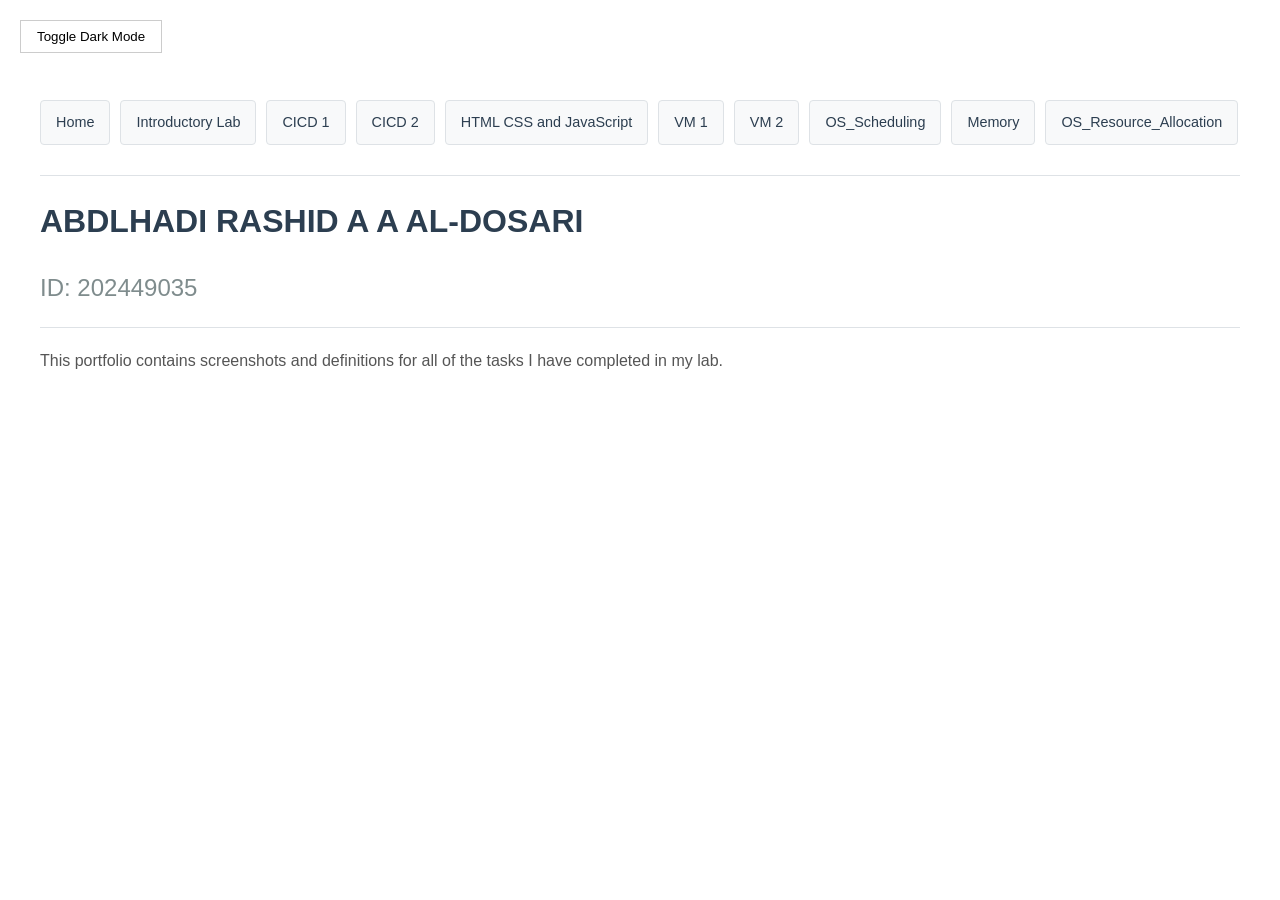
<file: index.html>
<!DOCTYPE html>
<html lang="en">
<head>
    <meta charset="UTF-8">
    <meta name="viewport" content="width=device-width, initial-scale=1.0">
    <title>Portfolio - ABDLHADI RASHID</title>
    <link rel="stylesheet" href="style.css">
</head>
<body>

    <button id="dark-mode-toggle">Toggle Dark Mode</button>

<nav>
        <a href="index.html">Home</a>
        <a href="Introductory Lab.html">Introductory Lab</a>
        <a href="CICD1.html">CICD 1</a>
        <a href="CICD2.html">CICD 2</a>
        <a href="HTML_CSS_JS.html">HTML CSS and JavaScript</a>
        <a href="VM1.html">VM 1</a>
        <a href="VM2.html">VM 2</a>
        <a href="Scheduling.html">OS_Scheduling</a>
        <a href="Memory.html">Memory</a>
        <a href="Resource.html">OS_Resource_Allocation</a>
    </nav>

    <hr> <header>
        <h1 class="name">ABDLHADI RASHID A A AL-DOSARI</h1>
        <h2 class="id">ID: 202449035</h2>
    </header>

    <hr> <main>
        <p class="description">This portfolio contains screenshots and definitions for all of the tasks I have completed in my lab.</p>
    </main>

    <script src="script.js"></script>
</body>
</html>
</file>
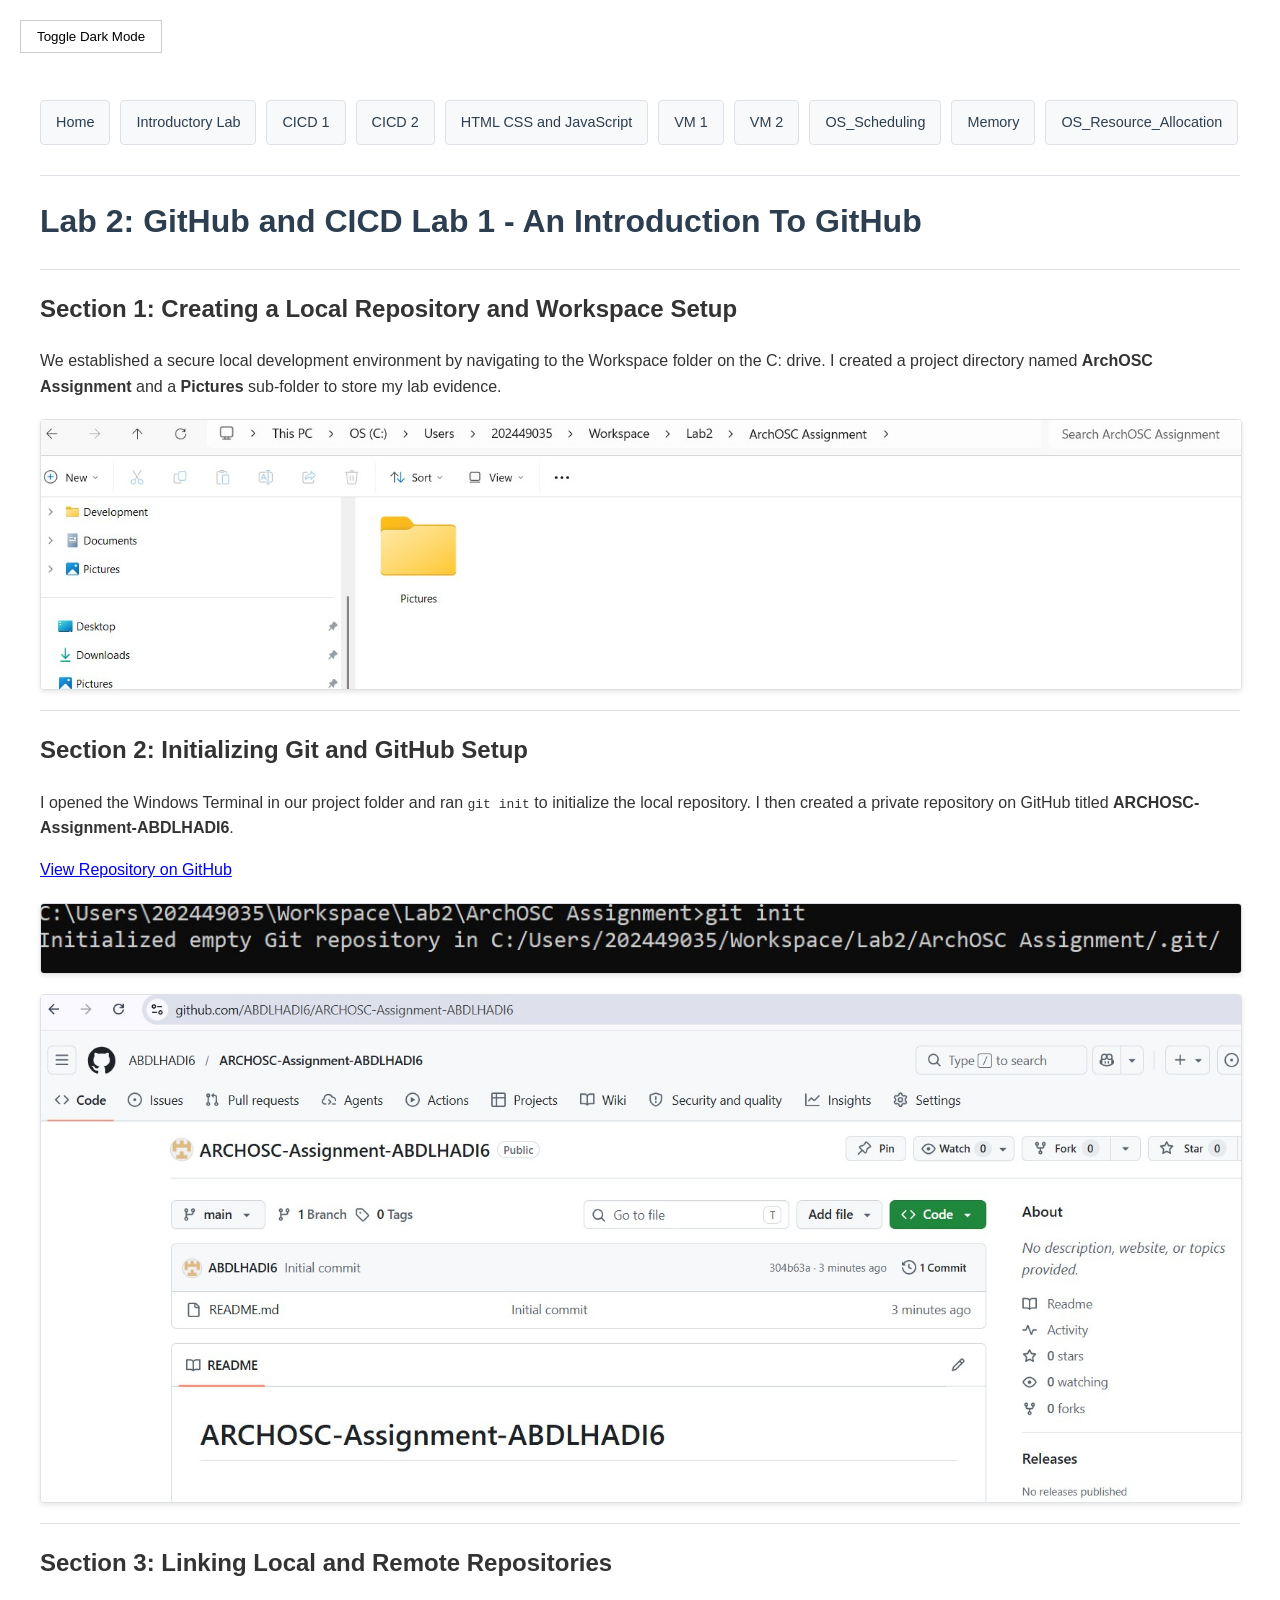
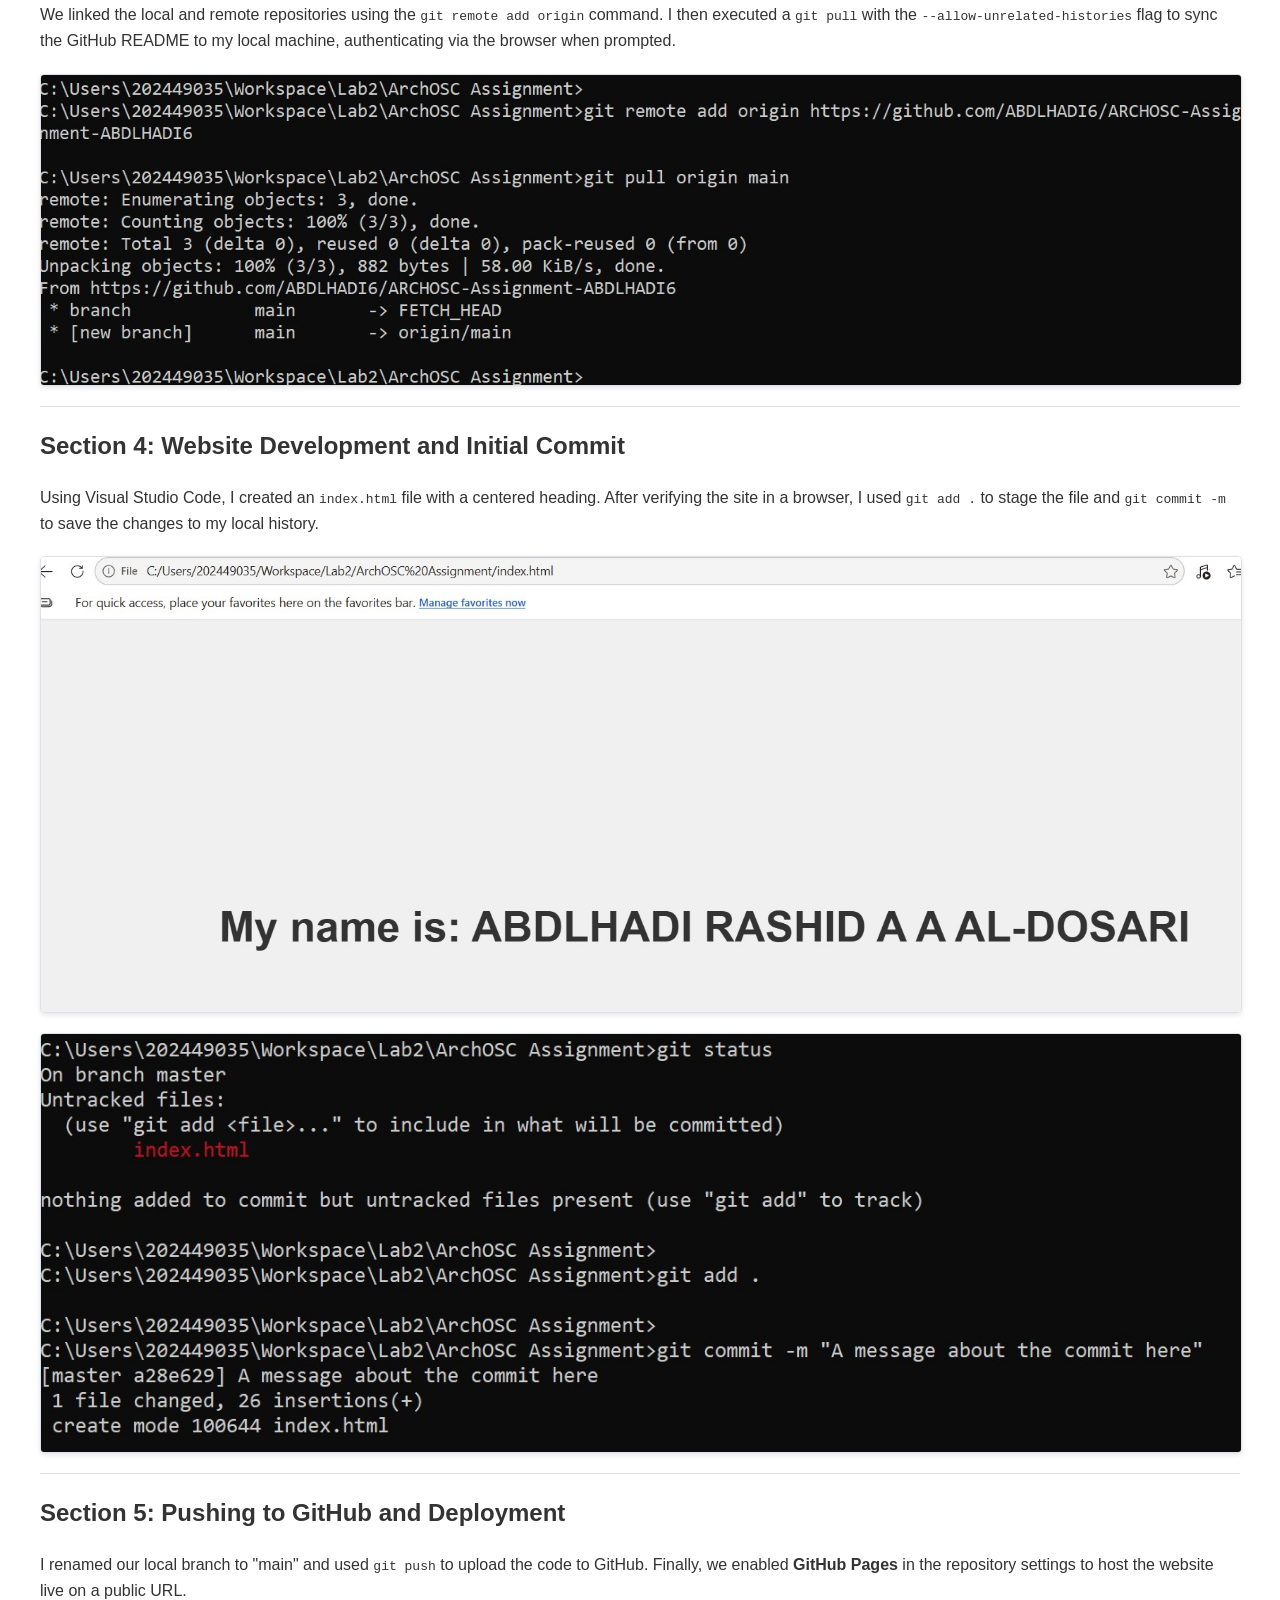
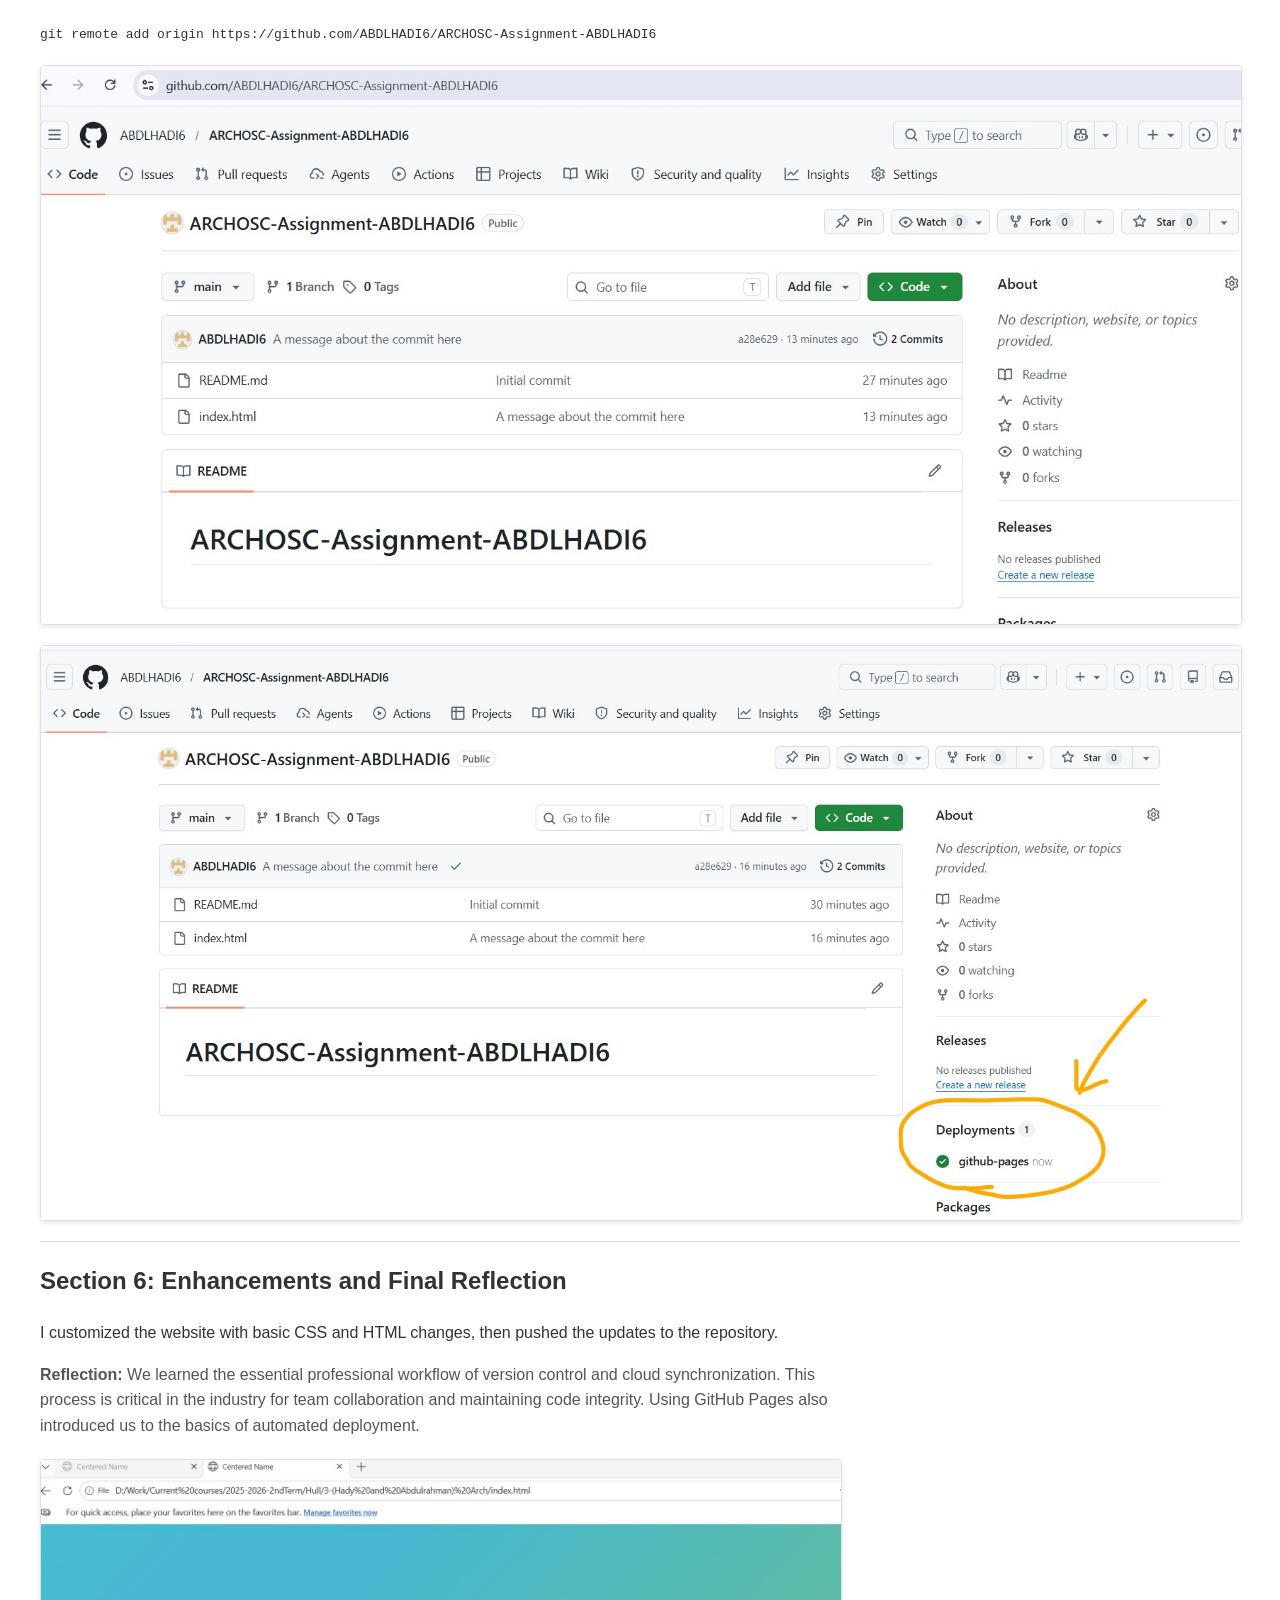
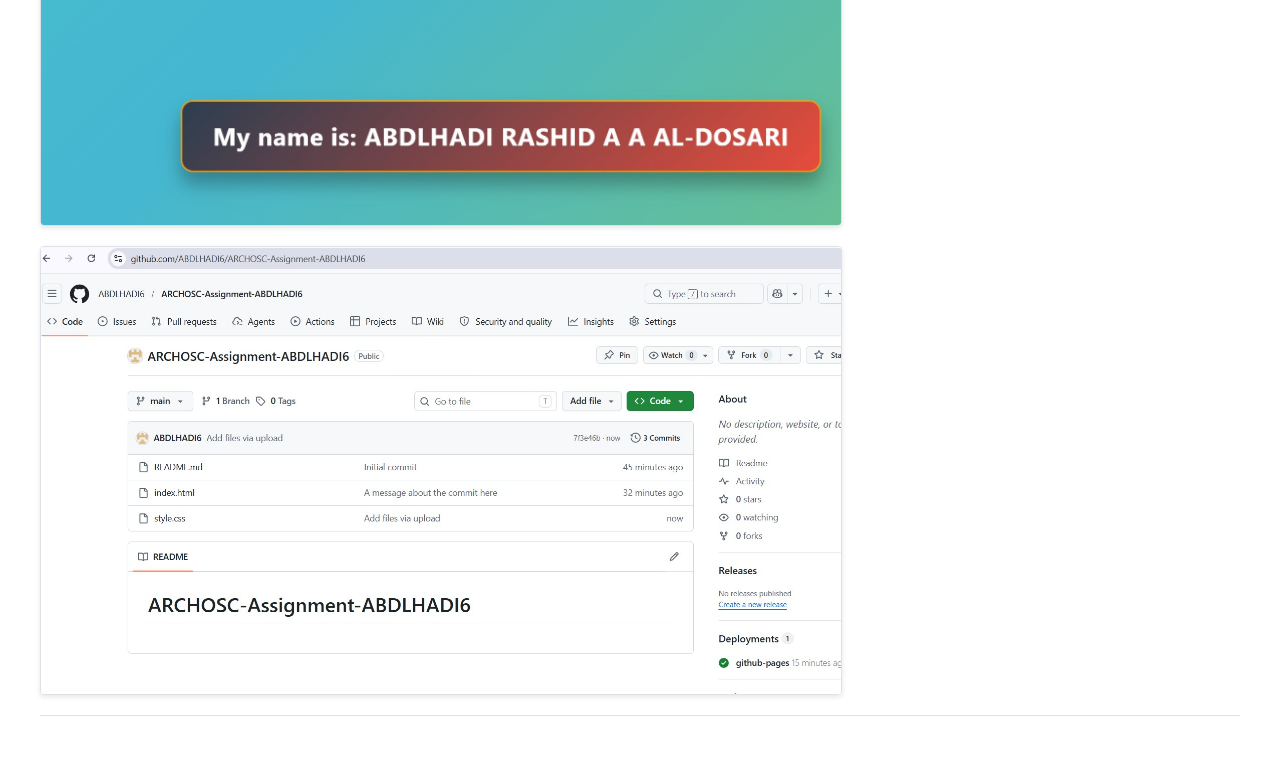
<file: CICD1.html>
<!DOCTYPE html>
<html lang="en">
<head>
    <meta charset="UTF-8">
    <meta name="viewport" content="width=device-width, initial-scale=1.0">
    <title>CICD Lab 1 - ABDLHADI RASHID</title>
    <link rel="stylesheet" href="style.css">
</head>
<body>

    <button id="dark-mode-toggle">Toggle Dark Mode</button>

    <nav>
        <a href="index.html">Home</a>
        <a href="Introductory Lab.html">Introductory Lab</a>
        <a href="CICD1.html">CICD 1</a>
        <a href="CICD2.html">CICD 2</a>
        <a href="HTML_CSS_JS.html">HTML CSS and JavaScript</a>
        <a href="VM1.html">VM 1</a>
        <a href="VM2.html">VM 2</a>
        <a href="Scheduling.html">OS_Scheduling</a>
        <a href="Memory.html">Memory</a>
        <a href="Resource.html">OS_Resource_Allocation</a>
    </nav>

    <hr>

    <header>
        <h1 class="name">Lab 2: GitHub and CICD Lab 1 - An Introduction To GitHub</h1>
    </header>

    <hr>

<main>
        <section>
            <h2>Section 1: Creating a Local Repository and Workspace Setup</h2>
            <p>We established a secure local development environment by navigating to the Workspace folder on the C: drive. I created a project directory named <strong>ArchOSC Assignment</strong> and a <strong>Pictures</strong> sub-folder to store my lab evidence.</p>
            			<img src="Pictures/2_00.jpg" alt="Local Workspace Setup">			

			</section>

        <hr>

        <section>
            <h2>Section 2: Initializing Git and GitHub Setup</h2>
            <p>I opened the Windows Terminal in our project folder and ran <code>git init</code> to initialize the local repository. I then created a private repository on GitHub titled <strong>ARCHOSC-Assignment-ABDLHADI6</strong>.</p>
            <p><a href="https://github.com/ABDLHADI6/ARCHOSC-Assignment-ABDLHADI6" target="_blank">View Repository on GitHub</a></p>
                        			<img src="Pictures/2_01.jpg" alt="Local Workspace Setup">			
            			<img src="Pictures/2_02.jpg" alt="Local Workspace Setup">			

			</section>

        <hr>

        <section>
            <h2>Section 3: Linking Local and Remote Repositories</h2>
            <p>We linked the local and remote repositories using the <code>git remote add origin</code> command. I then executed a <code>git pull</code> with the <code>--allow-unrelated-histories</code> flag to sync the GitHub README to my local machine, authenticating via the browser when prompted.</p>
                        			<img src="Pictures/2_03.jpg" alt="Local Workspace Setup">			

			</section>

        <hr>

        <section>
            <h2>Section 4: Website Development and Initial Commit</h2>
            <p>Using Visual Studio Code, I created an <code>index.html</code> file with a centered heading. After verifying the site in a browser, I used <code>git add .</code> to stage the file and <code>git commit -m</code> to save the changes to my local history.</p>
                        			<img src="Pictures/2_04.jpg" alt="Local Workspace Setup">			
            			<img src="Pictures/2_05.jpg" alt="Local Workspace Setup">			

			</section>

        <hr>

        <section>
            <h2>Section 5: Pushing to GitHub and Deployment</h2>
            <p>I renamed our local branch to "main" and used <code>git push</code> to upload the code to GitHub. Finally, we enabled <strong>GitHub Pages</strong> in the repository settings to host the website live on a public URL.</p>
            <code>git remote add origin https://github.com/ABDLHADI6/ARCHOSC-Assignment-ABDLHADI6</code>
                        			<img src="Pictures/2_06.jpg" alt="Local Workspace Setup">			
            			<img src="Pictures/2_07.jpg" alt="Local Workspace Setup">			

			</section>

        <hr>

        <section>
            <h2>Section 6: Enhancements and Final Reflection</h2>
            <p>I customized the website with basic CSS and HTML changes, then pushed the updates to the repository.</p>
            <p class="description">
                <strong>Reflection:</strong> We learned the essential professional workflow of version control and cloud synchronization. This process is critical in the industry for team collaboration and maintaining code integrity. Using GitHub Pages also introduced us to the basics of automated deployment.
                        			<img src="Pictures/2_08.jpg" alt="Local Workspace Setup">			
            			<img src="Pictures/2_09.jpg" alt="Local Workspace Setup">			

			</p>
        </section>

        <hr>
    </main>

    <script src="script.js"></script>
</body>
</html>
</file>
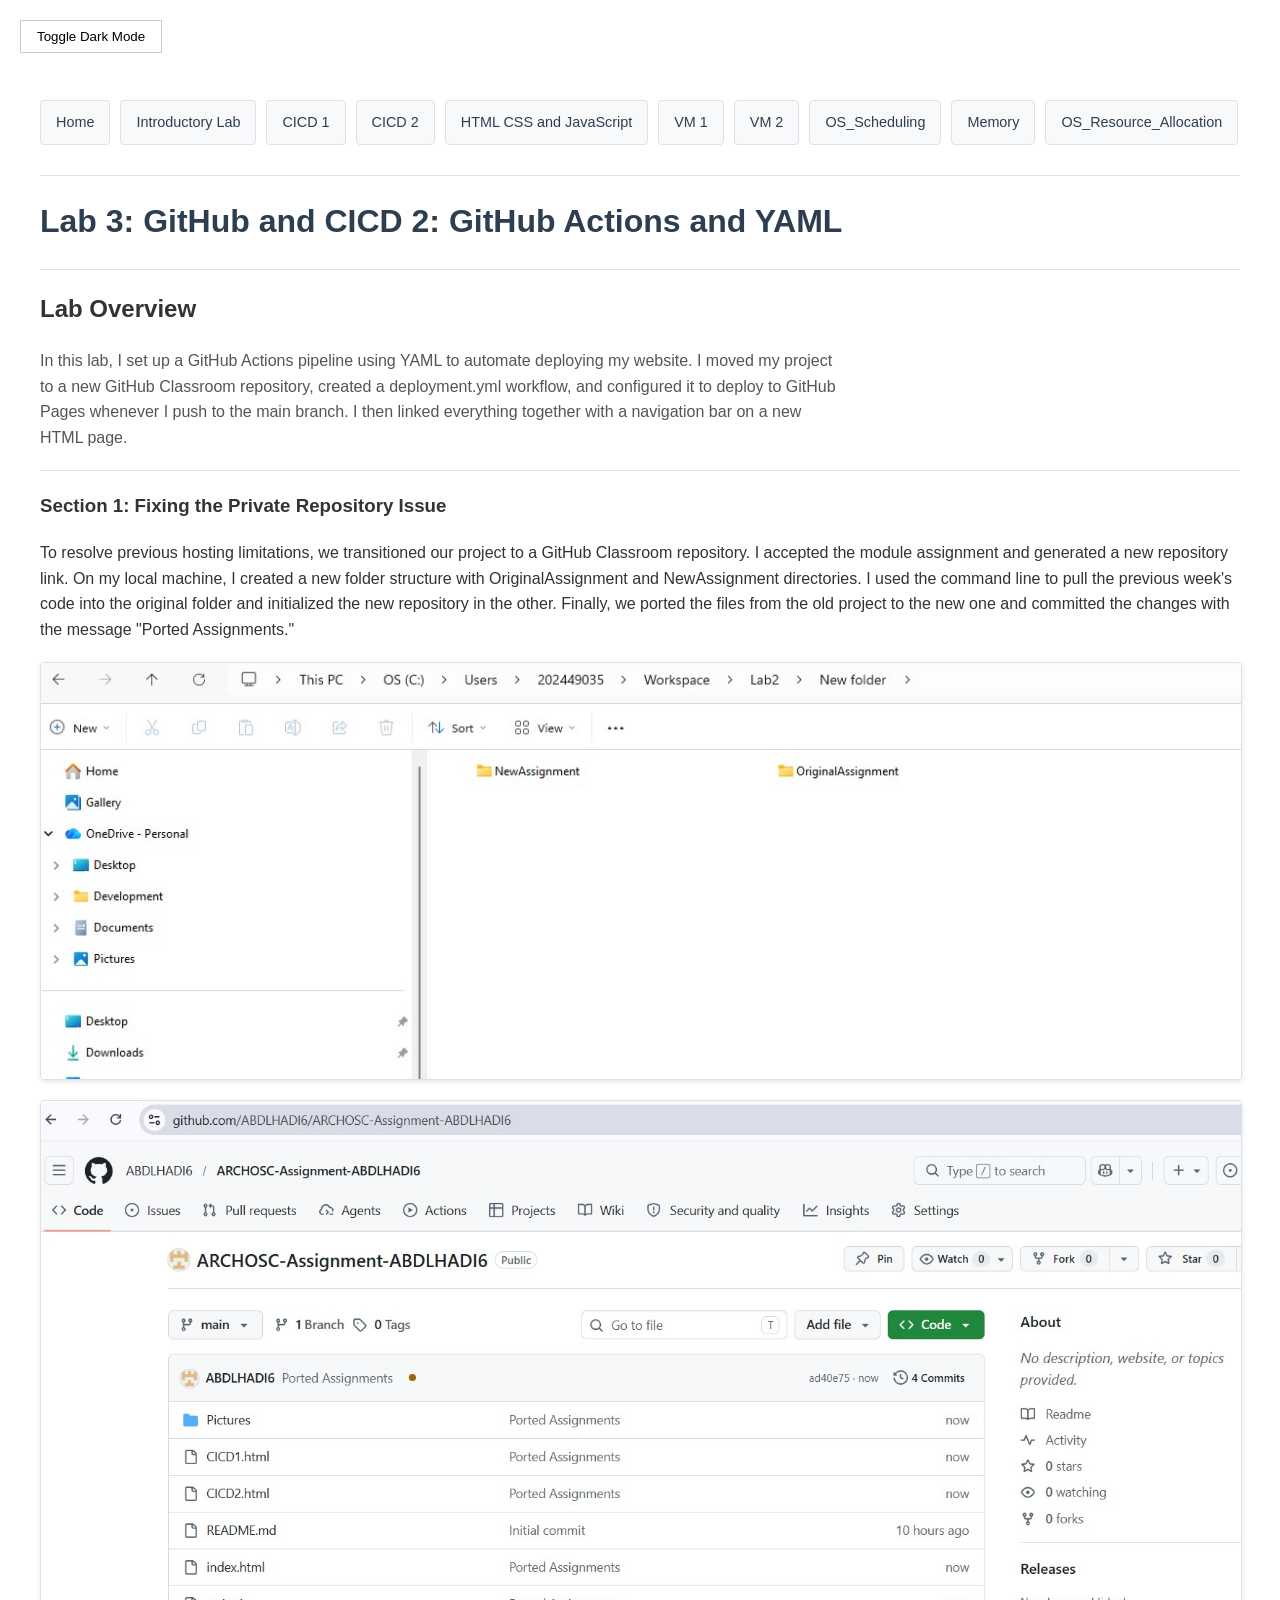
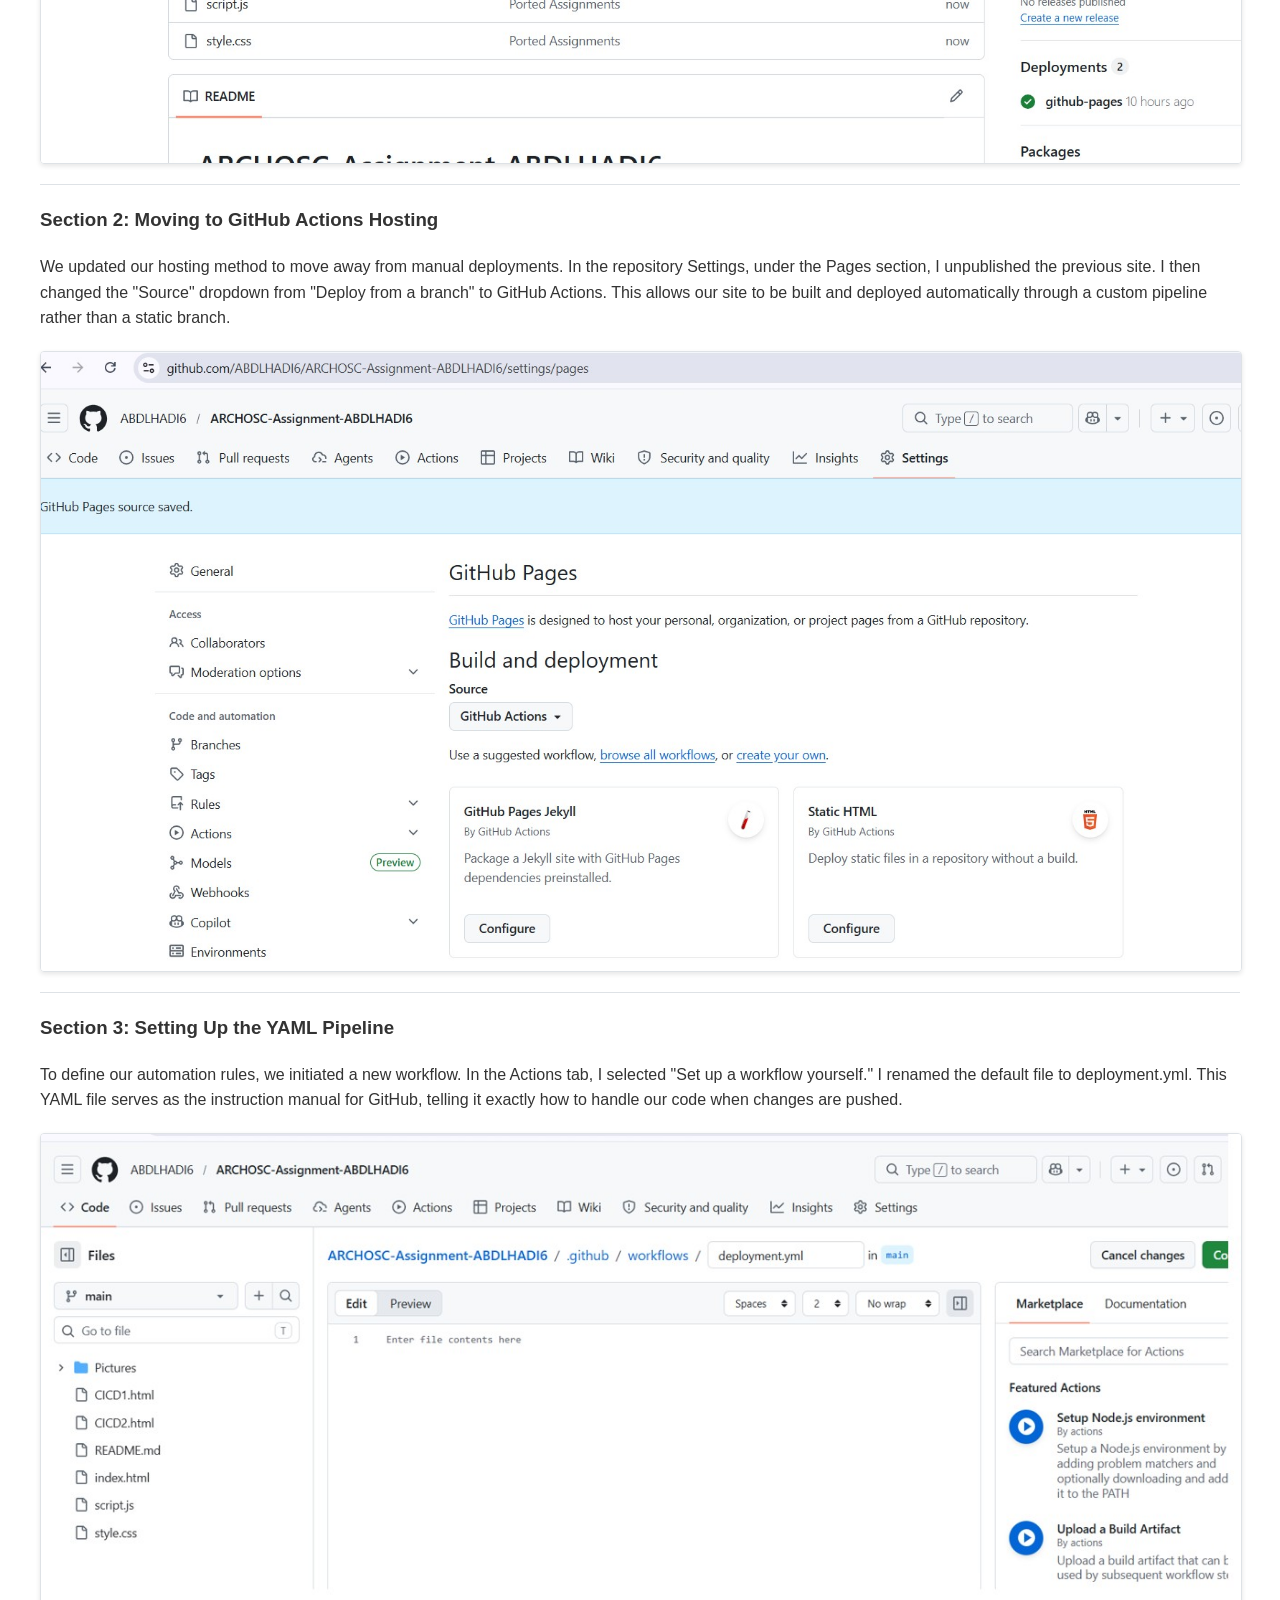
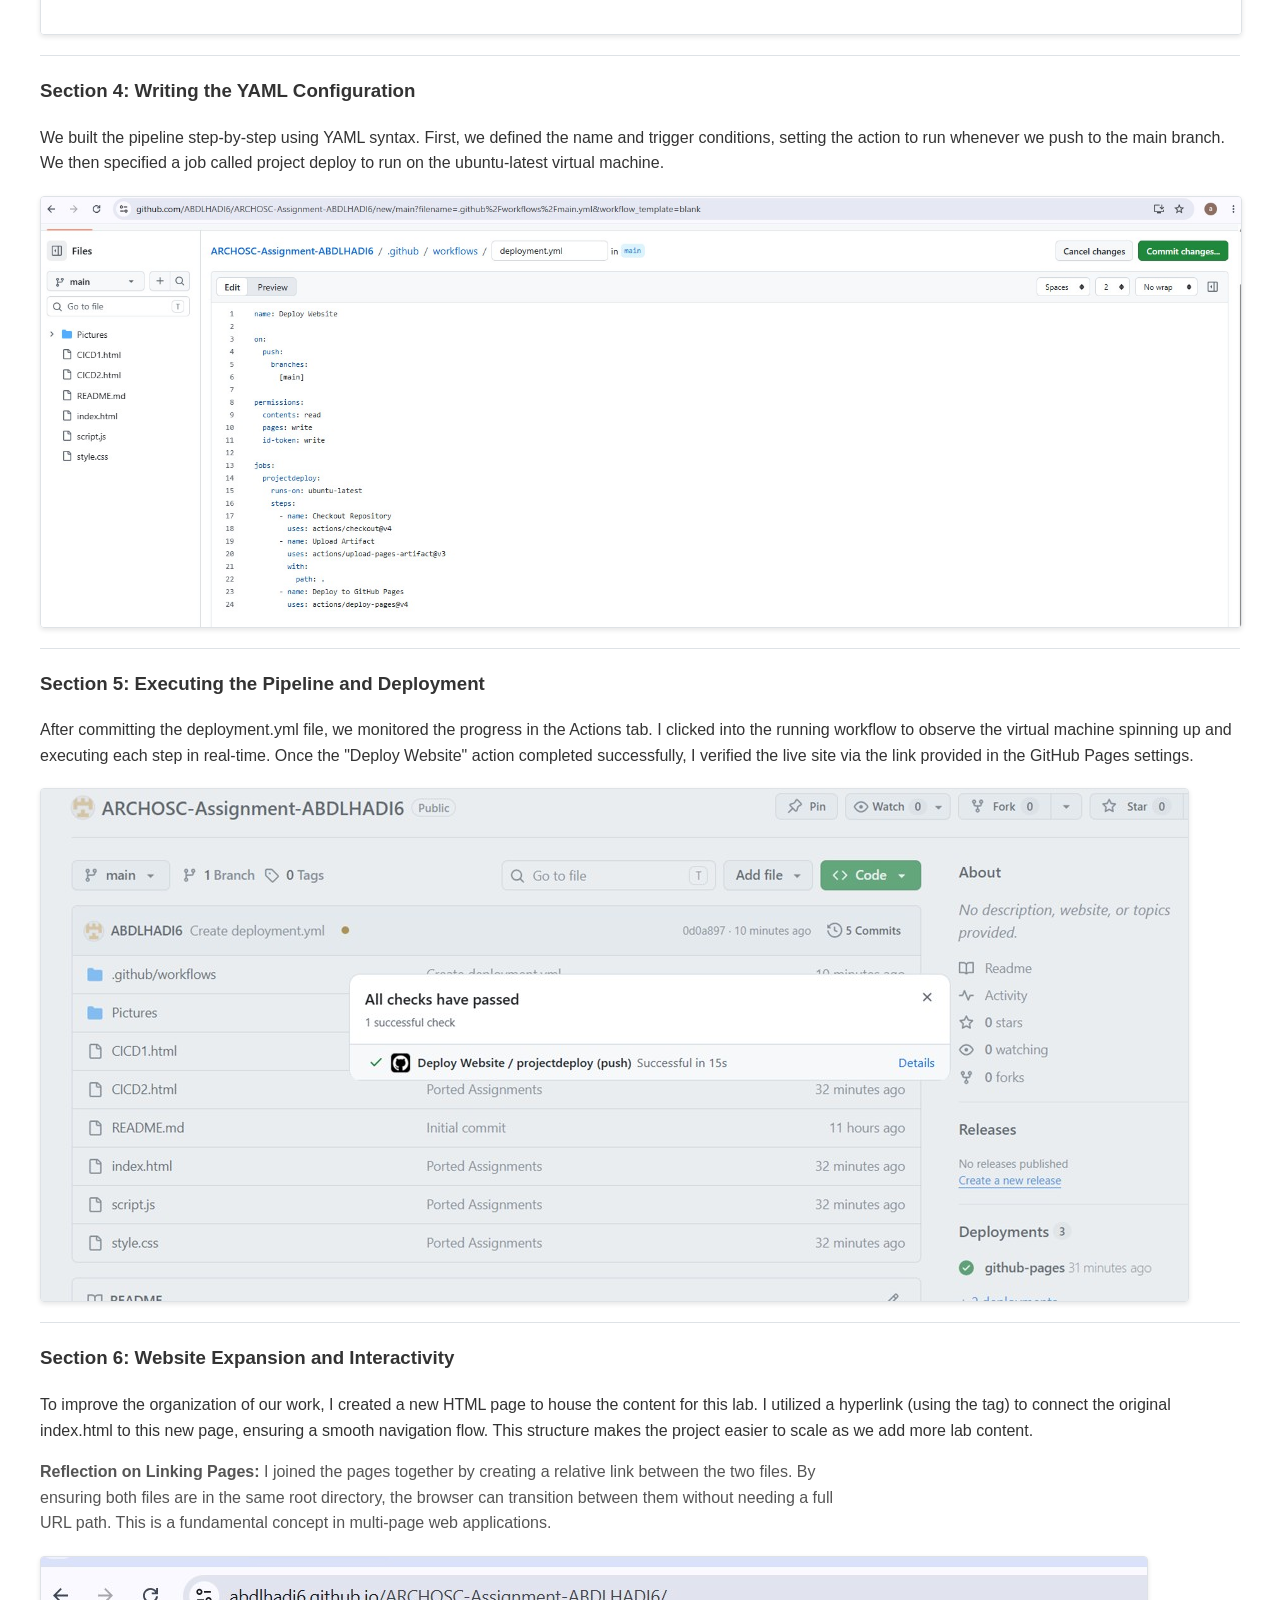
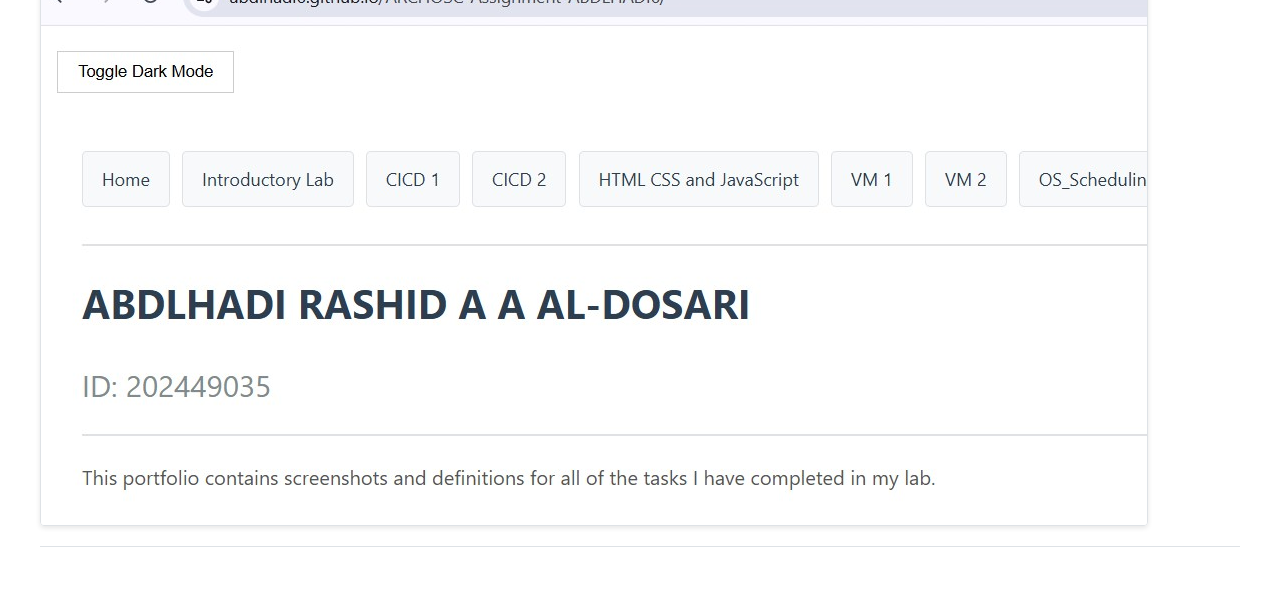
<file: CICD2.html>
<!DOCTYPE html>
<html lang="en">
<head>
    <meta charset="UTF-8">
    <meta name="viewport" content="width=device-width, initial-scale=1.0">
    <title>CICD Lab 2 - ABDLHADI RASHID</title>
    <link rel="stylesheet" href="style.css">
</head>
<body>

    <button id="dark-mode-toggle">Toggle Dark Mode</button>

    <nav>
        <a href="index.html">Home</a>
        <a href="Introductory Lab.html">Introductory Lab</a>
        <a href="CICD1.html">CICD 1</a>
        <a href="CICD2.html">CICD 2</a>
        <a href="HTML_CSS_JS.html">HTML CSS and JavaScript</a>
        <a href="VM1.html">VM 1</a>
        <a href="VM2.html">VM 2</a>
        <a href="Scheduling.html">OS_Scheduling</a>
        <a href="Memory.html">Memory</a>
        <a href="Resource.html">OS_Resource_Allocation</a>
    </nav>

    <hr>

    <header>
        <h1 class="name">Lab 3: GitHub and CICD 2: GitHub Actions and YAML</h1>
    </header>

    <hr>

    <main>
        <section>
            <h2>Lab Overview</h2>
            <p class="description">
In this lab, I set up a GitHub Actions pipeline using YAML to automate deploying my website. I moved my project to a new GitHub Classroom repository, created a deployment.yml workflow, and configured it to deploy to GitHub Pages whenever I push to the main branch. I then linked everything together with a navigation bar on a new HTML page.
            </p>
        </section>

        <hr>

        <section>
            <h3>Section 1: Fixing the Private Repository Issue</h3>
<p>To resolve previous hosting limitations, we transitioned our project to a GitHub Classroom repository. I accepted the module assignment and generated a new repository link. On my local machine, I created a new folder structure with OriginalAssignment and NewAssignment directories. I used the command line to pull the previous week's code into the original folder and initialized the new repository in the other. Finally, we ported the files from the old project to the new one and committed the changes with the message "Ported Assignments."</p>

                        			<img src="Pictures/3_00.jpg" alt="Local Workspace Setup">			
            			<img src="Pictures/3_01.jpg" alt="Local Workspace Setup">			

			</section>

        <hr>

        <section>
            <h3>Section 2: Moving to GitHub Actions Hosting</h3>
<p>We updated our hosting method to move away from manual deployments. In the repository Settings, under the Pages section, I unpublished the previous site. I then changed the "Source" dropdown from "Deploy from a branch" to GitHub Actions. This allows our site to be built and deployed automatically through a custom pipeline rather than a static branch.</p>
                        			<img src="Pictures/3_02.jpg" alt="Local Workspace Setup">			

			</section>

        <hr>

        <section>
            <h3>Section 3: Setting Up the YAML Pipeline</h3>
 <p>To define our automation rules, we initiated a new workflow. In the Actions tab, I selected "Set up a workflow yourself." I renamed the default file to deployment.yml. This YAML file serves as the instruction manual for GitHub, telling it exactly how to handle our code when changes are pushed.</p>

 <img src="Pictures/3_03.jpg" alt="Local Workspace Setup">			

			</section>

        <hr>

        <section>
            <h3>Section 4: Writing the YAML Configuration</h3>
<p>We built the pipeline step-by-step using YAML syntax. First, we defined the name and trigger conditions, setting the action to run whenever we push to the main branch. We then specified a job called project deploy to run on the ubuntu-latest virtual machine.</p>
                        			<img src="Pictures/3_04.jpg" alt="Local Workspace Setup">			

			</section>

        <hr>

        <section>
            <h3>Section 5: Executing the Pipeline and Deployment</h3>
<p>After committing the deployment.yml file, we monitored the progress in the Actions tab. I clicked into the running workflow to observe the virtual machine spinning up and executing each step in real-time. Once the "Deploy Website" action completed successfully, I verified the live site via the link provided in the GitHub Pages settings.</p>
                        			<img src="Pictures/3_05.jpg" alt="Local Workspace Setup">			

			</section>

        <hr>

        <section>
            <h3>Section 6: Website Expansion and Interactivity</h3>
<p>To improve the organization of our work, I created a new HTML page to house the content for this lab. I utilized a hyperlink (using the <a> tag) to connect the original index.html to this new page, ensuring a smooth navigation flow. This structure makes the project easier to scale as we add more lab content.</p>
            <p class="description">
                <strong>Reflection on Linking Pages:</strong> I joined the pages together by creating a relative link between the two files. By ensuring both files are in the same root directory, the browser can transition between them without needing a full URL path. This is a fundamental concept in multi-page web applications.
            </p>
                    			<img src="Pictures/3_06.jpg" alt="Local Workspace Setup">			

		</section>

        <hr>
    </main>

    <script src="script.js"></script>
</body>
</html>
</file>
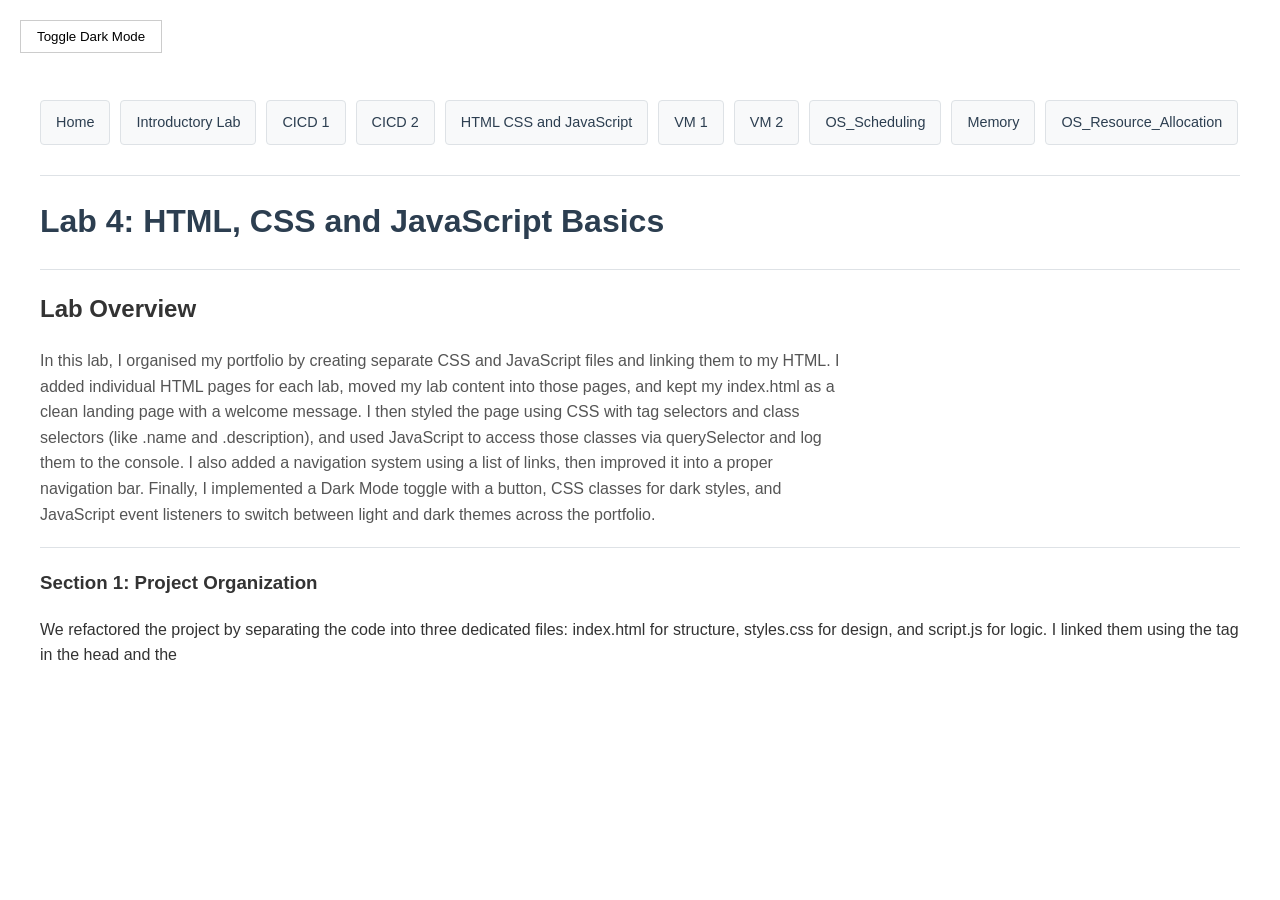
<file: HTML_CSS_JS.html>
<!DOCTYPE html>
<html lang="en">
<head>
    <meta charset="UTF-8">
    <meta name="viewport" content="width=device-width, initial-scale=1.0">
    <title>HTML/CSS/JS Lab - ABDLHADI RASHID</title>
    <link rel="stylesheet" href="style.css">
</head>
<body>

    <button id="dark-mode-toggle">Toggle Dark Mode</button>

    <nav>
        <a href="index.html">Home</a>
        <a href="Introductory Lab.html">Introductory Lab</a>
        <a href="CICD1.html">CICD 1</a>
        <a href="CICD2.html">CICD 2</a>
        <a href="HTML_CSS_JS.html">HTML CSS and JavaScript</a>
        <a href="VM1.html">VM 1</a>
        <a href="VM2.html">VM 2</a>
        <a href="Scheduling.html">OS_Scheduling</a>
        <a href="Memory.html">Memory</a>
        <a href="Resource.html">OS_Resource_Allocation</a>
    </nav>

    <hr>

    <header>
        <h1 class="name">Lab 4: HTML, CSS and JavaScript Basics</h1>
    </header>

    <hr>

<main>
        <section>
            <h2>Lab Overview</h2>
            <p class="description">
			In this lab, I organised my portfolio by creating separate CSS and JavaScript files and linking them to my HTML. I added individual HTML pages for each lab, moved my lab content into those pages, and kept my index.html as a clean landing page with a welcome message. I then styled the page using CSS with tag selectors and class selectors (like .name and .description), and used JavaScript to access those classes via querySelector and log them to the console. I also added a navigation system using a list of links, then improved it into a proper navigation bar. Finally, I implemented a Dark Mode toggle with a button, CSS classes for dark styles, and JavaScript event listeners to switch between light and dark themes across the portfolio.
            </p>
        </section>

        <hr>

        <section>
            <h3>Section 1: Project Organization</h3>
<p>We refactored the project by separating the code into three dedicated files: index.html for structure, styles.css for design, and script.js for logic. I linked them using the <link> tag in the head and the <script> tag at the bottom of the body to ensure efficient loading.</p>
            			<img src="Pictures/4_00.jpg" alt="Local Workspace Setup">			
			<img src="Pictures/4_01.jpg" alt="Local Workspace Setup">			

			</section>

        <hr>

        <section>
            <h3>Section 2: Multi-Page Architecture</h3>
<p>I expanded the portfolio from a single page to a multi-page site. I created separate HTML files for each lab and moved the relevant content into them. This leaves the index.html as a clean landing page for the portfolio. </p>

            </section>
			<img src="Pictures/4_02.jpg" alt="Local Workspace Setup">	
        <hr>

        <section>
            <h3>Section 3: CSS Targeting (Tags vs. Classes)</h3>
<p>We practiced different levels of CSS styling. After applying a global style to the h1 tag, I assigned unique classes to specific elements. This allowed me to apply distinct colors to individual sections without affecting the rest of the site's text.</p>

            			<img src="Pictures/4_03.jpg" alt="Local Workspace Setup">	
			</section>

        <hr>

        <section>
            <h3>Section 4: JavaScript DOM Access</h3>
<p>I used document.querySelector in my JavaScript file to create references to the HTML classes. By using the Browser Developer Console (F12), I verified that the script was successfully picking up the correct elements from the page.</p>
            			<img src="Pictures/4_04.jpg" alt="Local Workspace Setup">	
						
			</section>

        <hr>

        <section>
            <h3>Section 5: Navigation Systems</h3>
<p>To allow users to move between the newly created pages, I implemented a Navigation Bar. I converted a simple list of links into a structured <nav> element, ensuring that every part of the lab portfolio is easily accessible from the main page.</p>
            			<img src="Pictures/4_05.jpg" alt="Local Workspace Setup">	
									<img src="Pictures/4_06.jpg" alt="Local Workspace Setup">	
			</section>

        <hr>

        <section>
            <h3>Section 6: Dark Mode Toggle</h3>
<p>The final task was implementing an interactive Dark Mode. I added a button to the HTML and a .dark-mode class in the CSS. In JavaScript, I created an event listener that toggles this class on and off when the button is clicked, changing the background and text colors dynamically.</p>
            			<img src="Pictures/4_07.jpg" alt="Local Workspace Setup">	
									<img src="Pictures/4_08.jpg" alt="Local Workspace Setup">	
			</section>

        <hr>
    </main>

    <script src="script.js"></script>
</body>
</html>
</file>
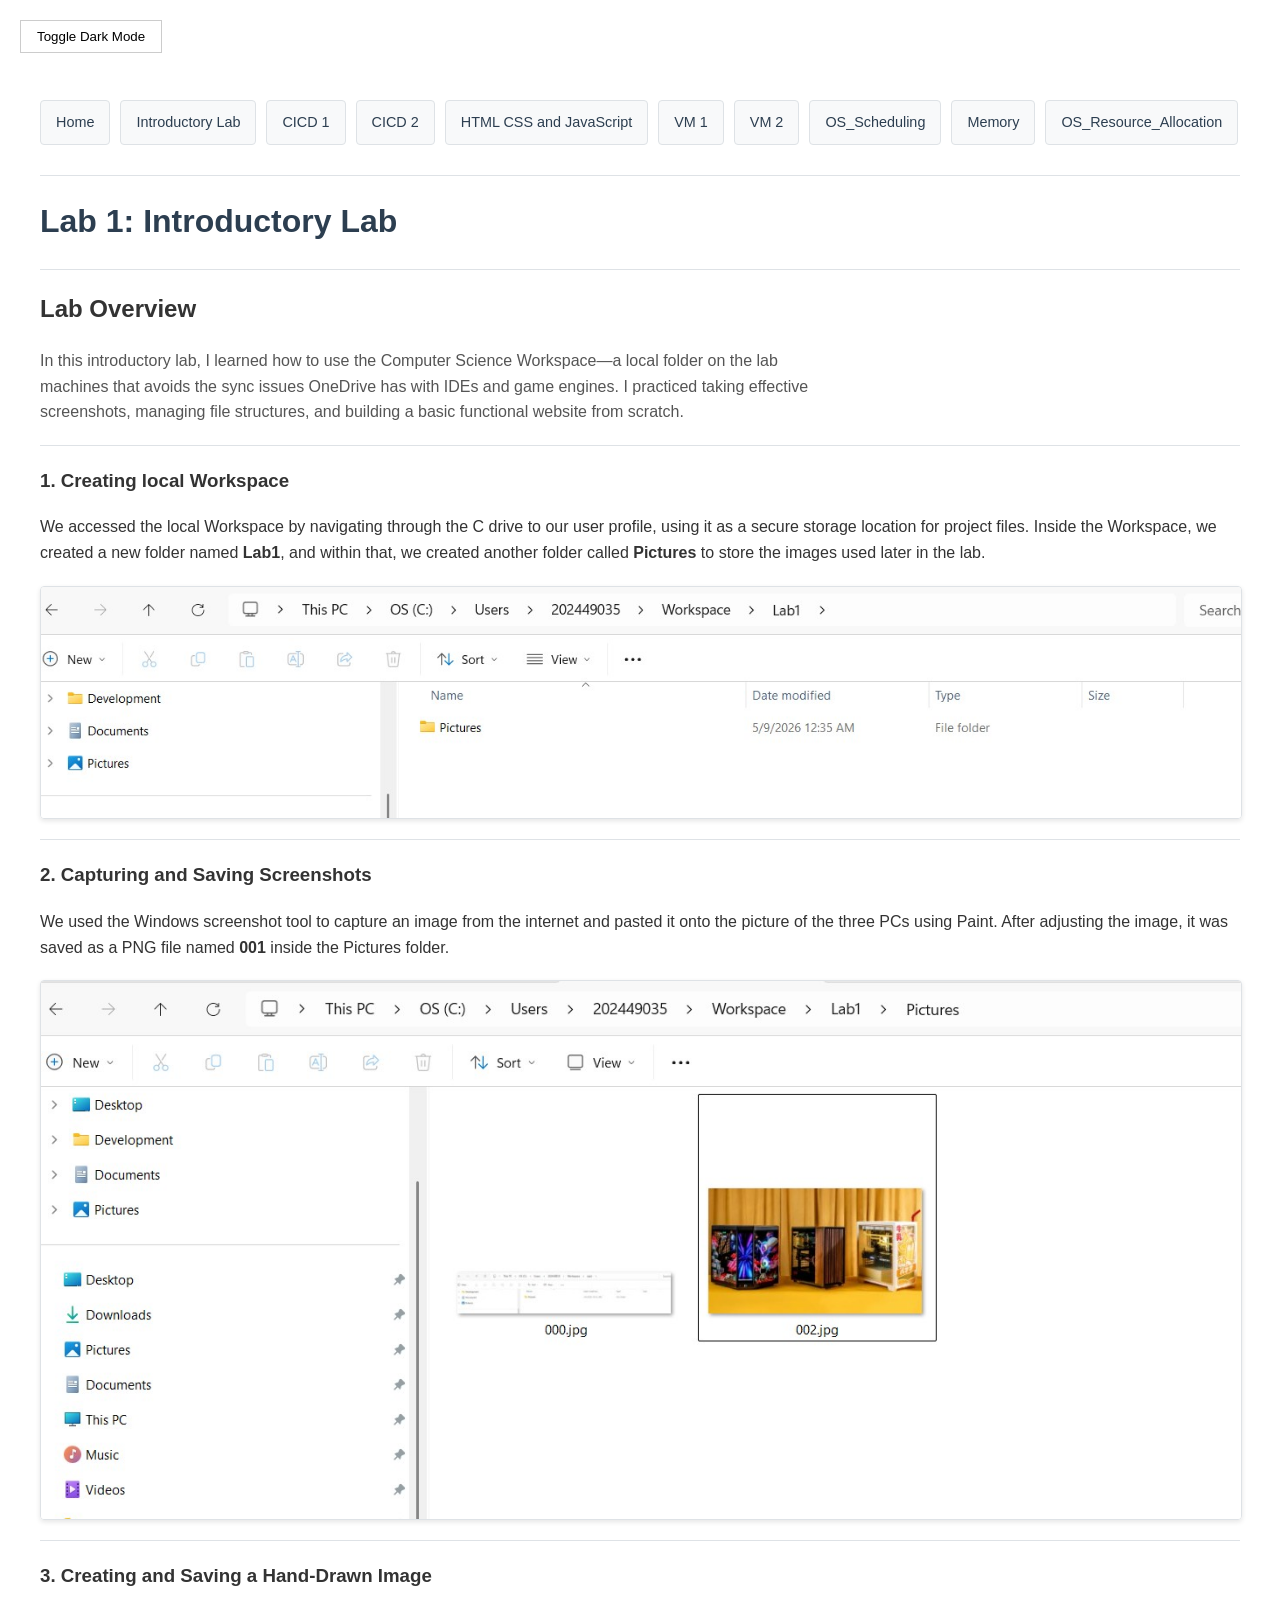
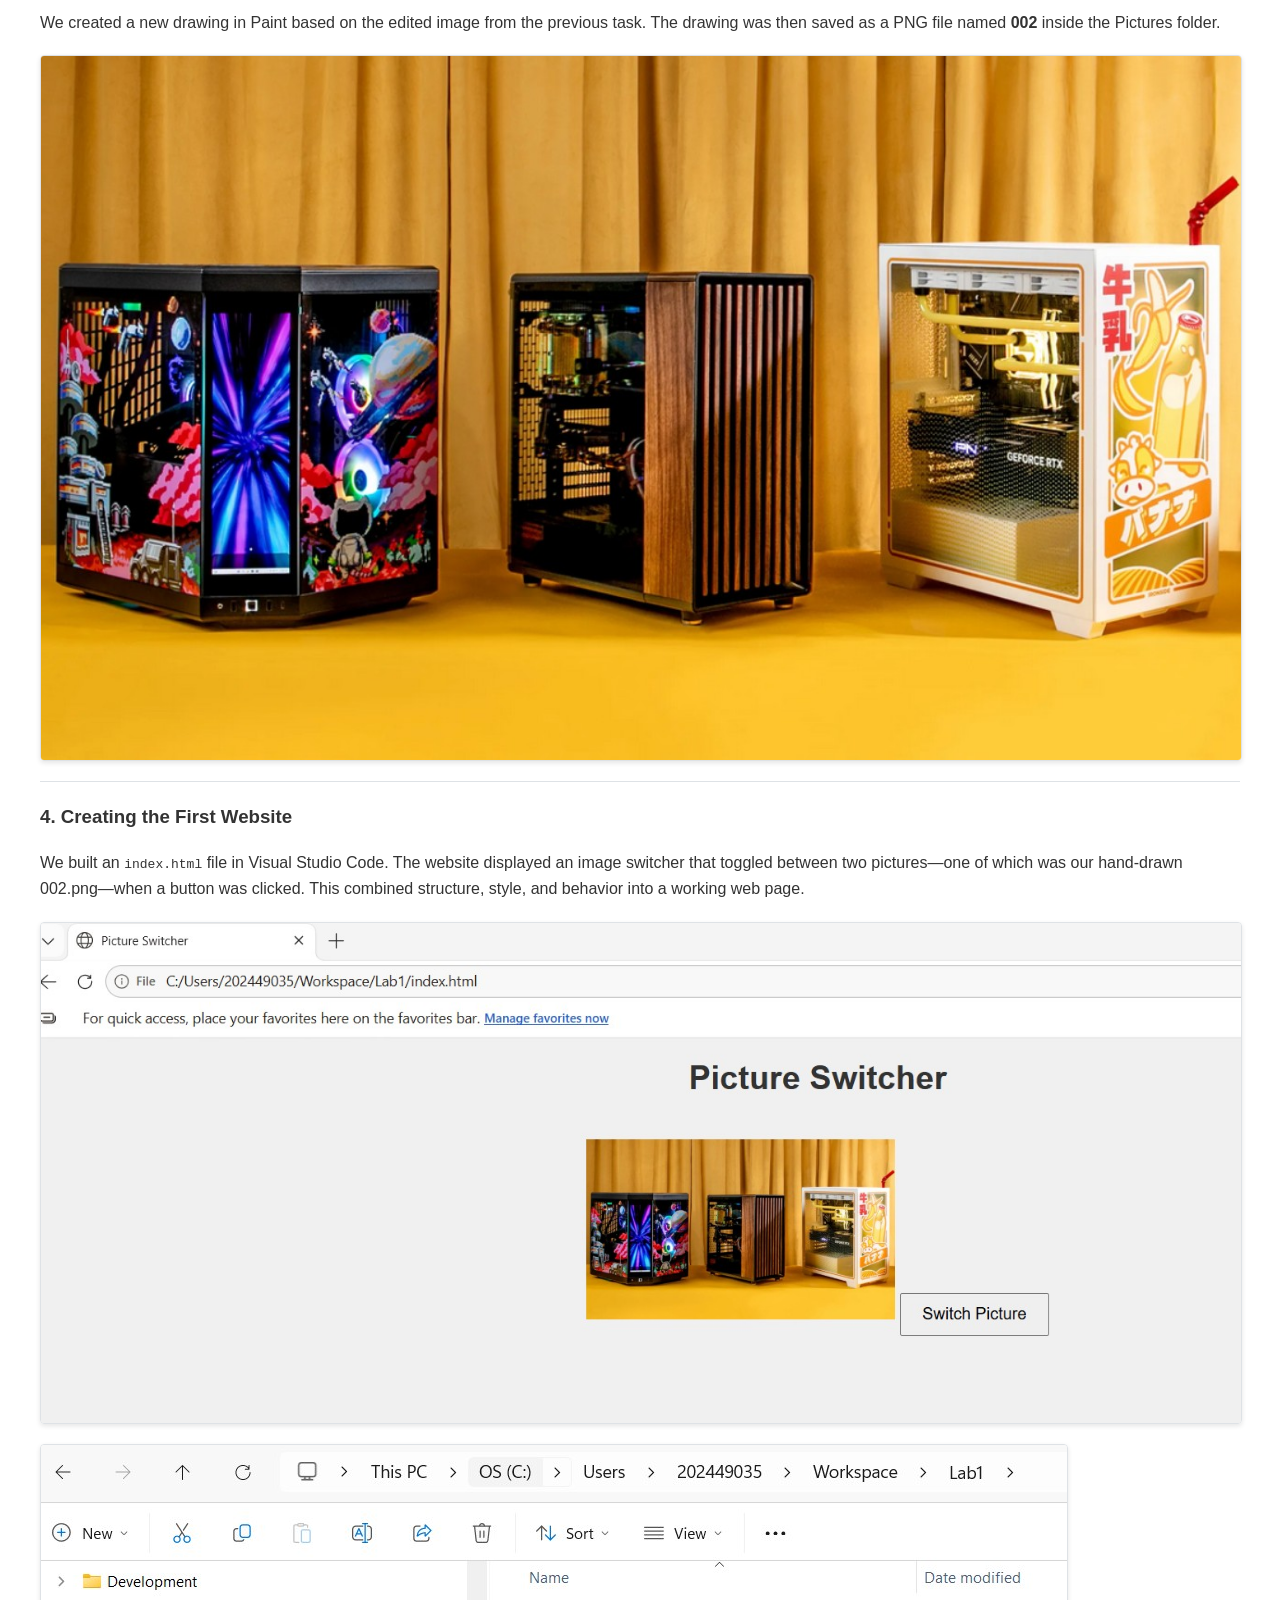
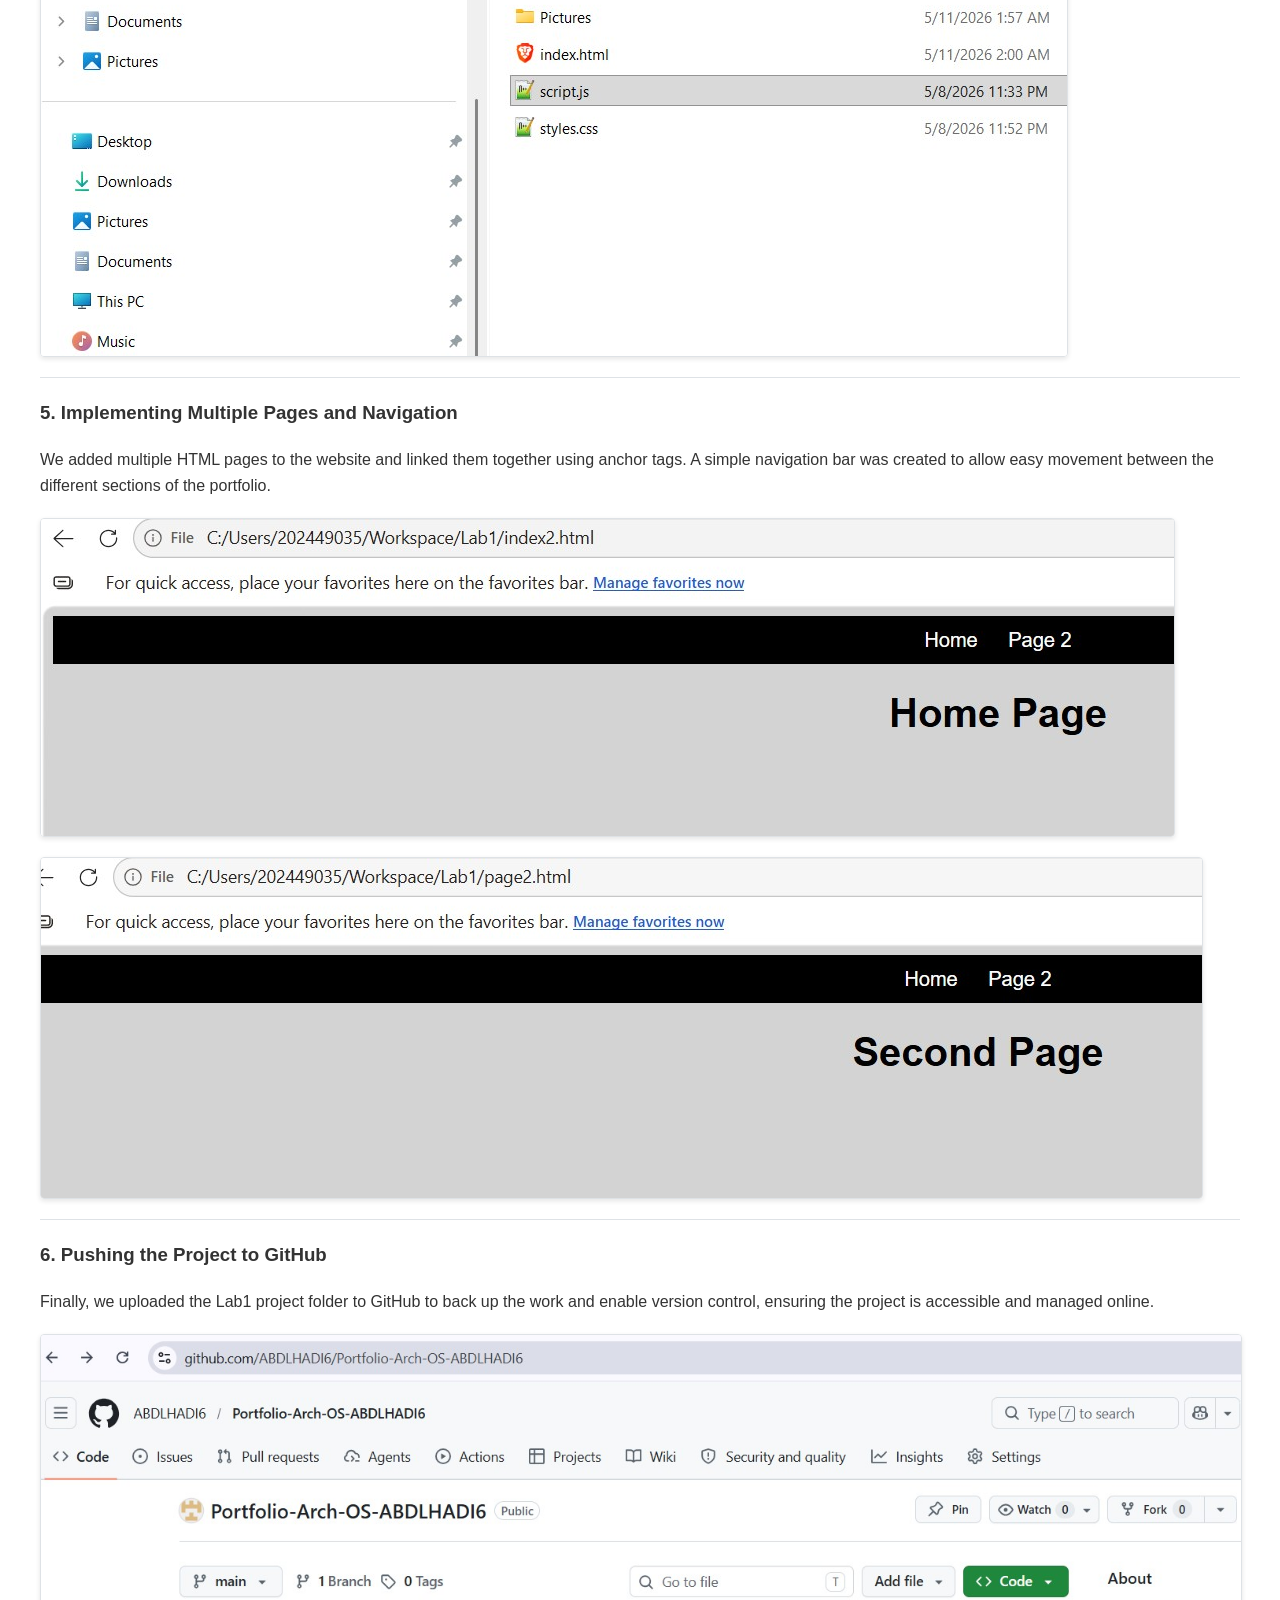
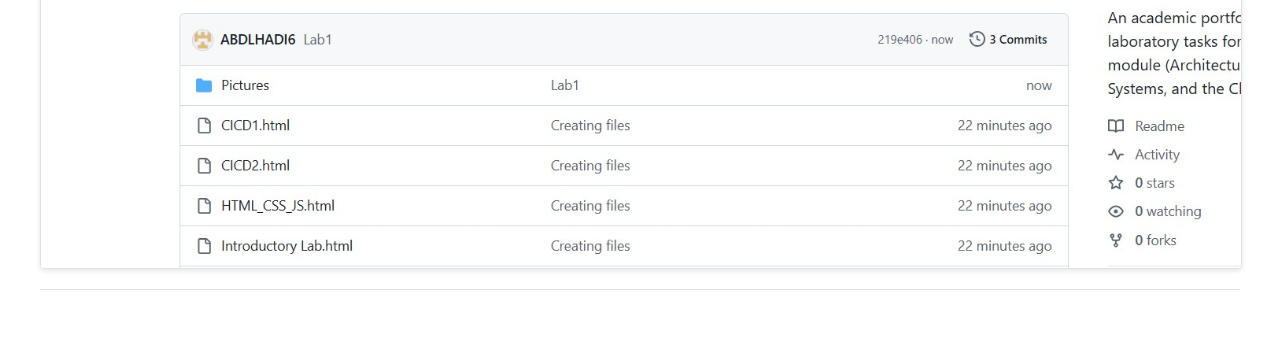
<file: Introductory Lab.html>
<!DOCTYPE html>
<html lang="en">
<head>
    <meta charset="UTF-8">
    <meta name="viewport" content="width=device-width, initial-scale=1.0">
    <title>Introductory Lab - ABDLHADI RASHID</title>
    <link rel="stylesheet" href="style.css">
</head>
<body>

    <button id="dark-mode-toggle">Toggle Dark Mode</button>

    <nav>
        <a href="index.html">Home</a>
        <a href="Introductory Lab.html">Introductory Lab</a>
        <a href="CICD1.html">CICD 1</a>
        <a href="CICD2.html">CICD 2</a>
        <a href="HTML_CSS_JS.html">HTML CSS and JavaScript</a>
        <a href="VM1.html">VM 1</a>
        <a href="VM2.html">VM 2</a>
        <a href="Scheduling.html">OS_Scheduling</a>
        <a href="Memory.html">Memory</a>
        <a href="Resource.html">OS_Resource_Allocation</a>
    </nav>

    <hr>

    <header>
        <h1 class="name">Lab 1: Introductory Lab</h1>
    </header>

    <hr>

<main>
        <section>
            <h2>Lab Overview</h2>
            <p class="description">
                In this introductory lab, I learned how to use the Computer Science Workspace—a local folder on the lab machines that avoids the sync issues OneDrive has with IDEs and game engines. I practiced taking effective screenshots, managing file structures, and building a basic functional website from scratch.
            </p>
        </section>

        <hr>

        <section>
            <h3>1. Creating local Workspace</h3>
            <p>We accessed the local Workspace by navigating through the C drive to our user profile, using it as a secure storage location for project files. Inside the Workspace, we created a new folder named <strong>Lab1</strong>, and within that, we created another folder called <strong>Pictures</strong> to store the images used later in the lab.</p>
			<img src="Pictures/1_00.jpg" alt="Local Workspace Setup">			
			</section>
        <hr>

        <section>
            <h3>2. Capturing and Saving Screenshots</h3>
            <p>We used the Windows screenshot tool to capture an image from the internet and pasted it onto the picture of the three PCs using Paint. After adjusting the image, it was saved as a PNG file named <strong>001</strong> inside the Pictures folder.</p>
            			<img src="Pictures/1_01.jpg" alt="Local Workspace Setup">			

			</section>

        <hr>

        <section>
            <h3>3. Creating and Saving a Hand-Drawn Image</h3>
            <p>We created a new drawing in Paint based on the edited image from the previous task. The drawing was then saved as a PNG file named <strong>002</strong> inside the Pictures folder.</p>
            			<img src="Pictures/1_02.jpg" alt="Local Workspace Setup">			

			</section>

        <hr>

        <section>
            <h3>4. Creating the First Website</h3>
            <p>We built an <code>index.html</code> file in Visual Studio Code. The website displayed an image switcher that toggled between two pictures—one of which was our hand-drawn 002.png—when a button was clicked. This combined structure, style, and behavior into a working web page.</p>
            			<img src="Pictures/1_03.jpg" alt="Local Workspace Setup">			
			<img src="Pictures/1_04.jpg" alt="Local Workspace Setup">			

			</section>

        <hr>

        <section>
            <h3>5. Implementing Multiple Pages and Navigation</h3>
            <p>We added multiple HTML pages to the website and linked them together using anchor tags. A simple navigation bar was created to allow easy movement between the different sections of the portfolio.</p>
            			<img src="Pictures/1_05.jpg" alt="Local Workspace Setup">			
			<img src="Pictures/1_06.jpg" alt="Local Workspace Setup">			

			</section>

        <hr>

        <section>
            <h3>6. Pushing the Project to GitHub</h3>
            <p>Finally, we uploaded the Lab1 project folder to GitHub to back up the work and enable version control, ensuring the project is accessible and managed online.</p>
            			<img src="Pictures/1_07.jpg" alt="Local Workspace Setup">			

			</section>

        <hr>
    </main>
    <script src="script.js"></script>
</body>
</html>
</file>
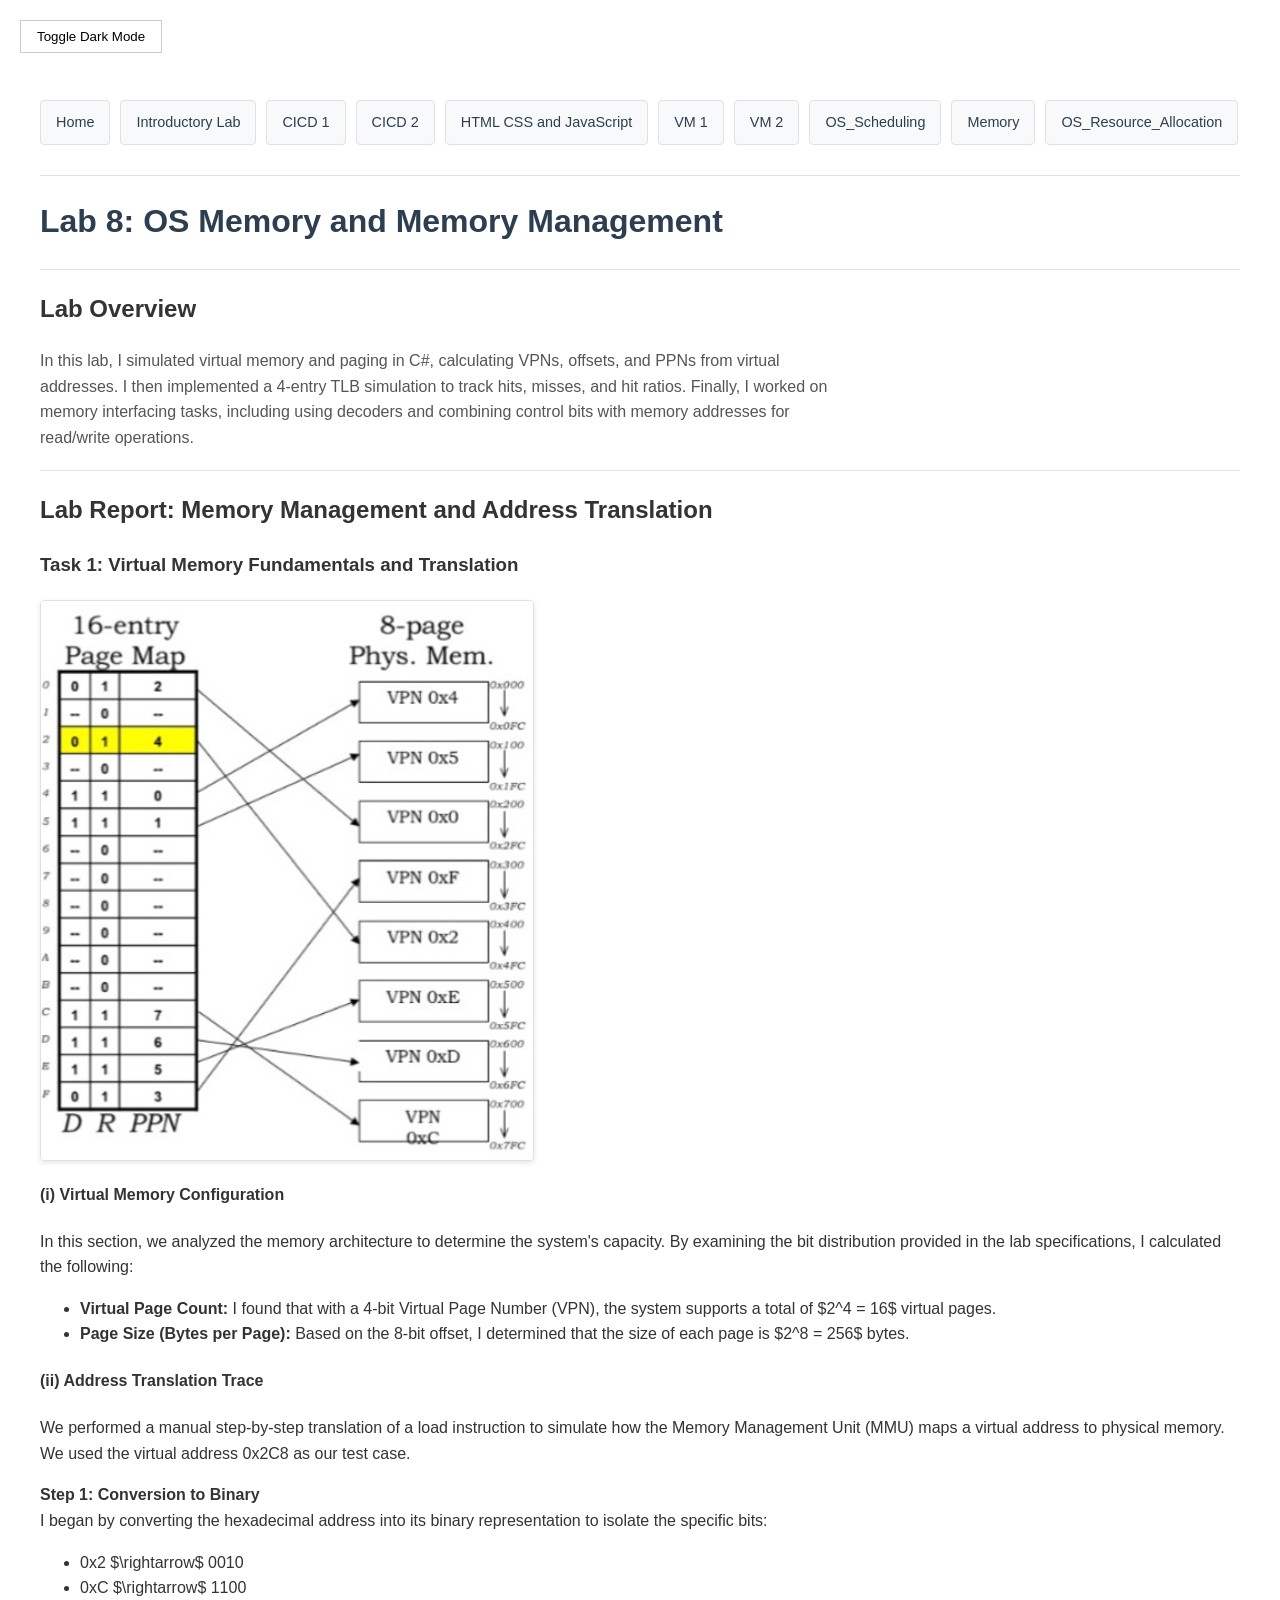
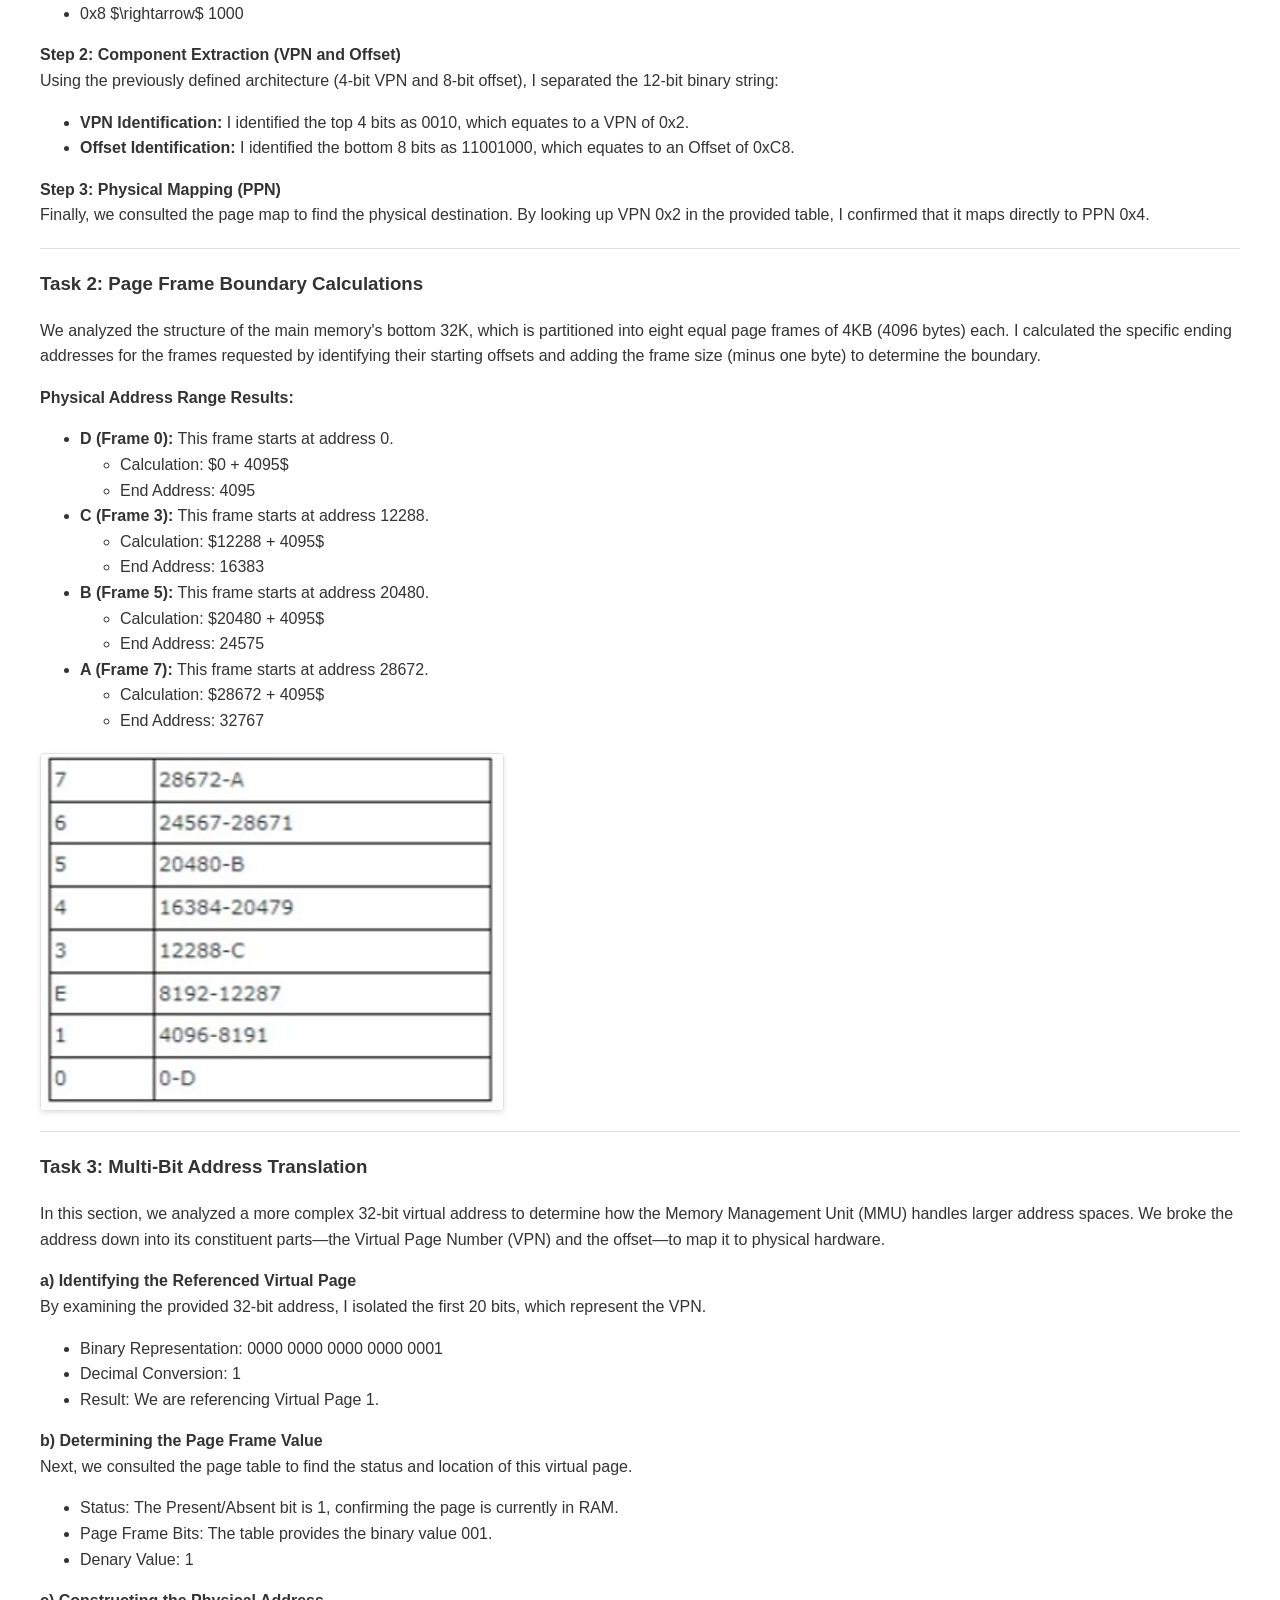
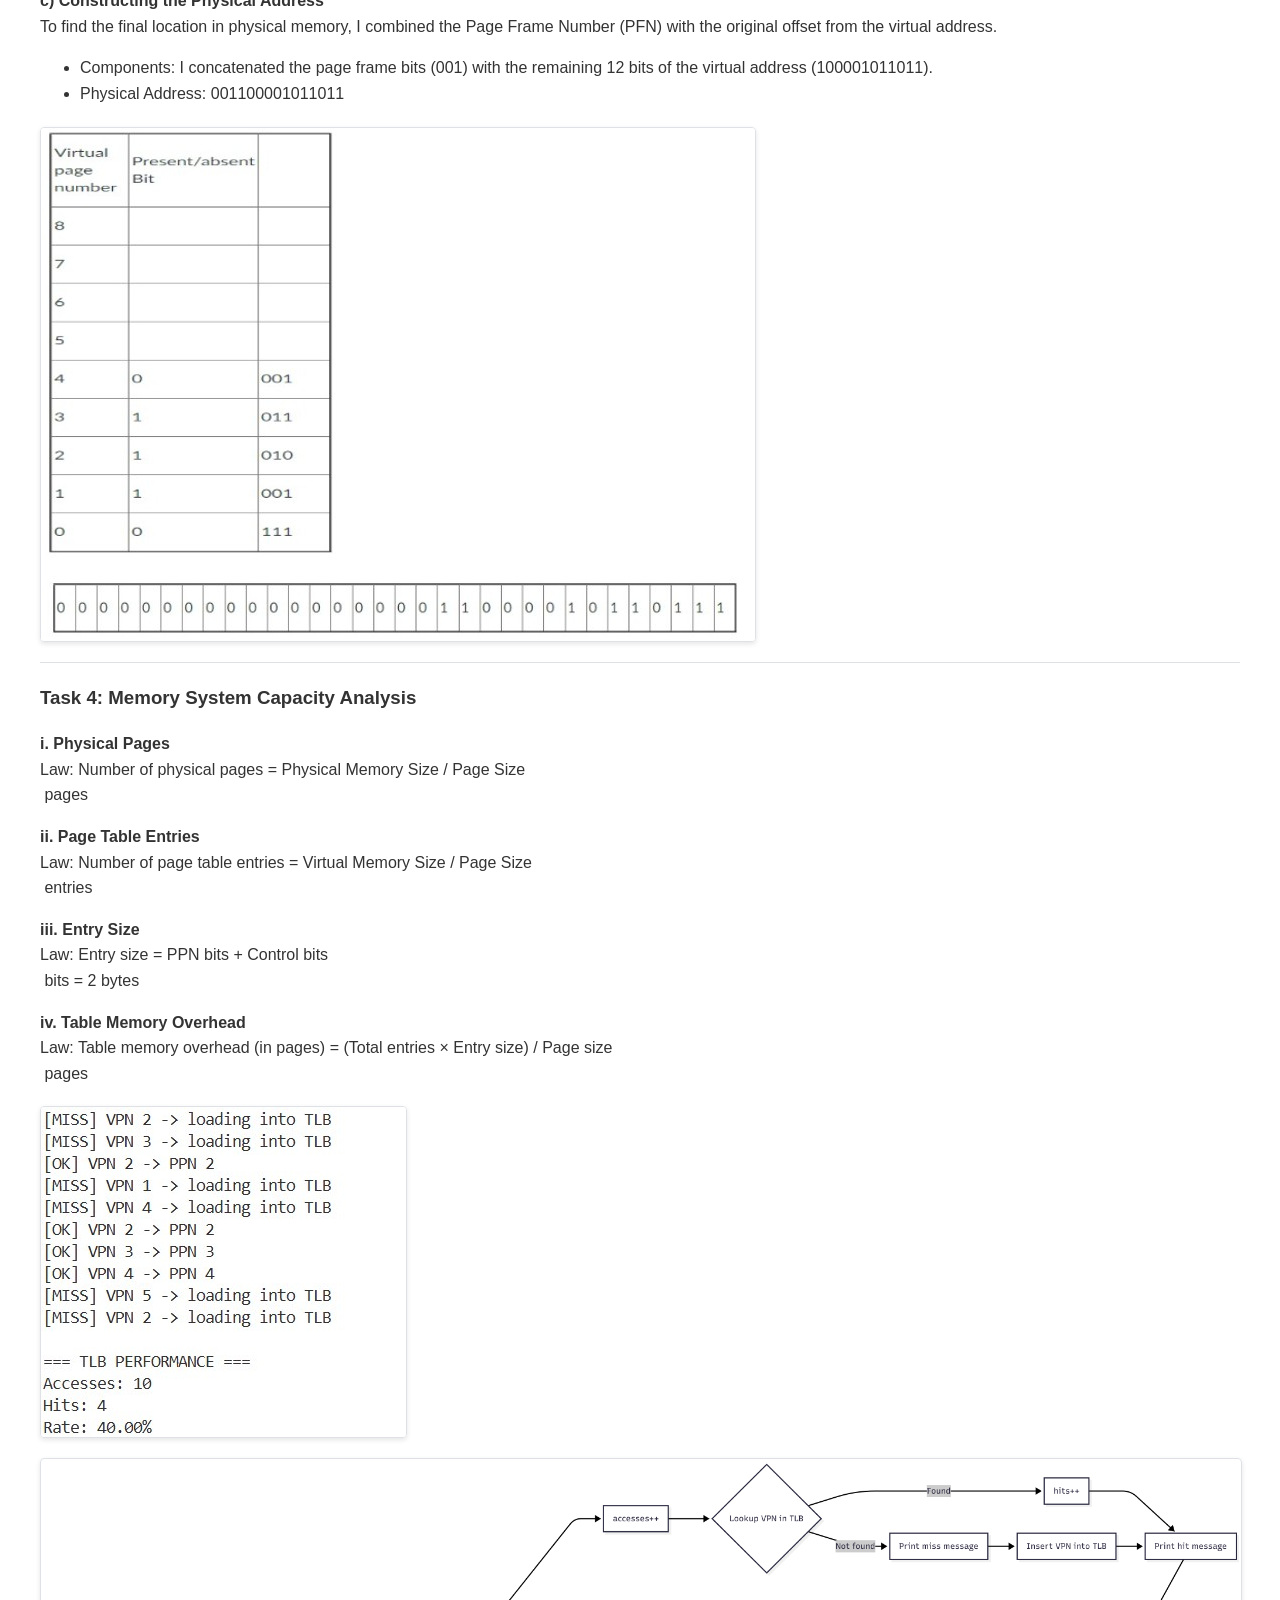
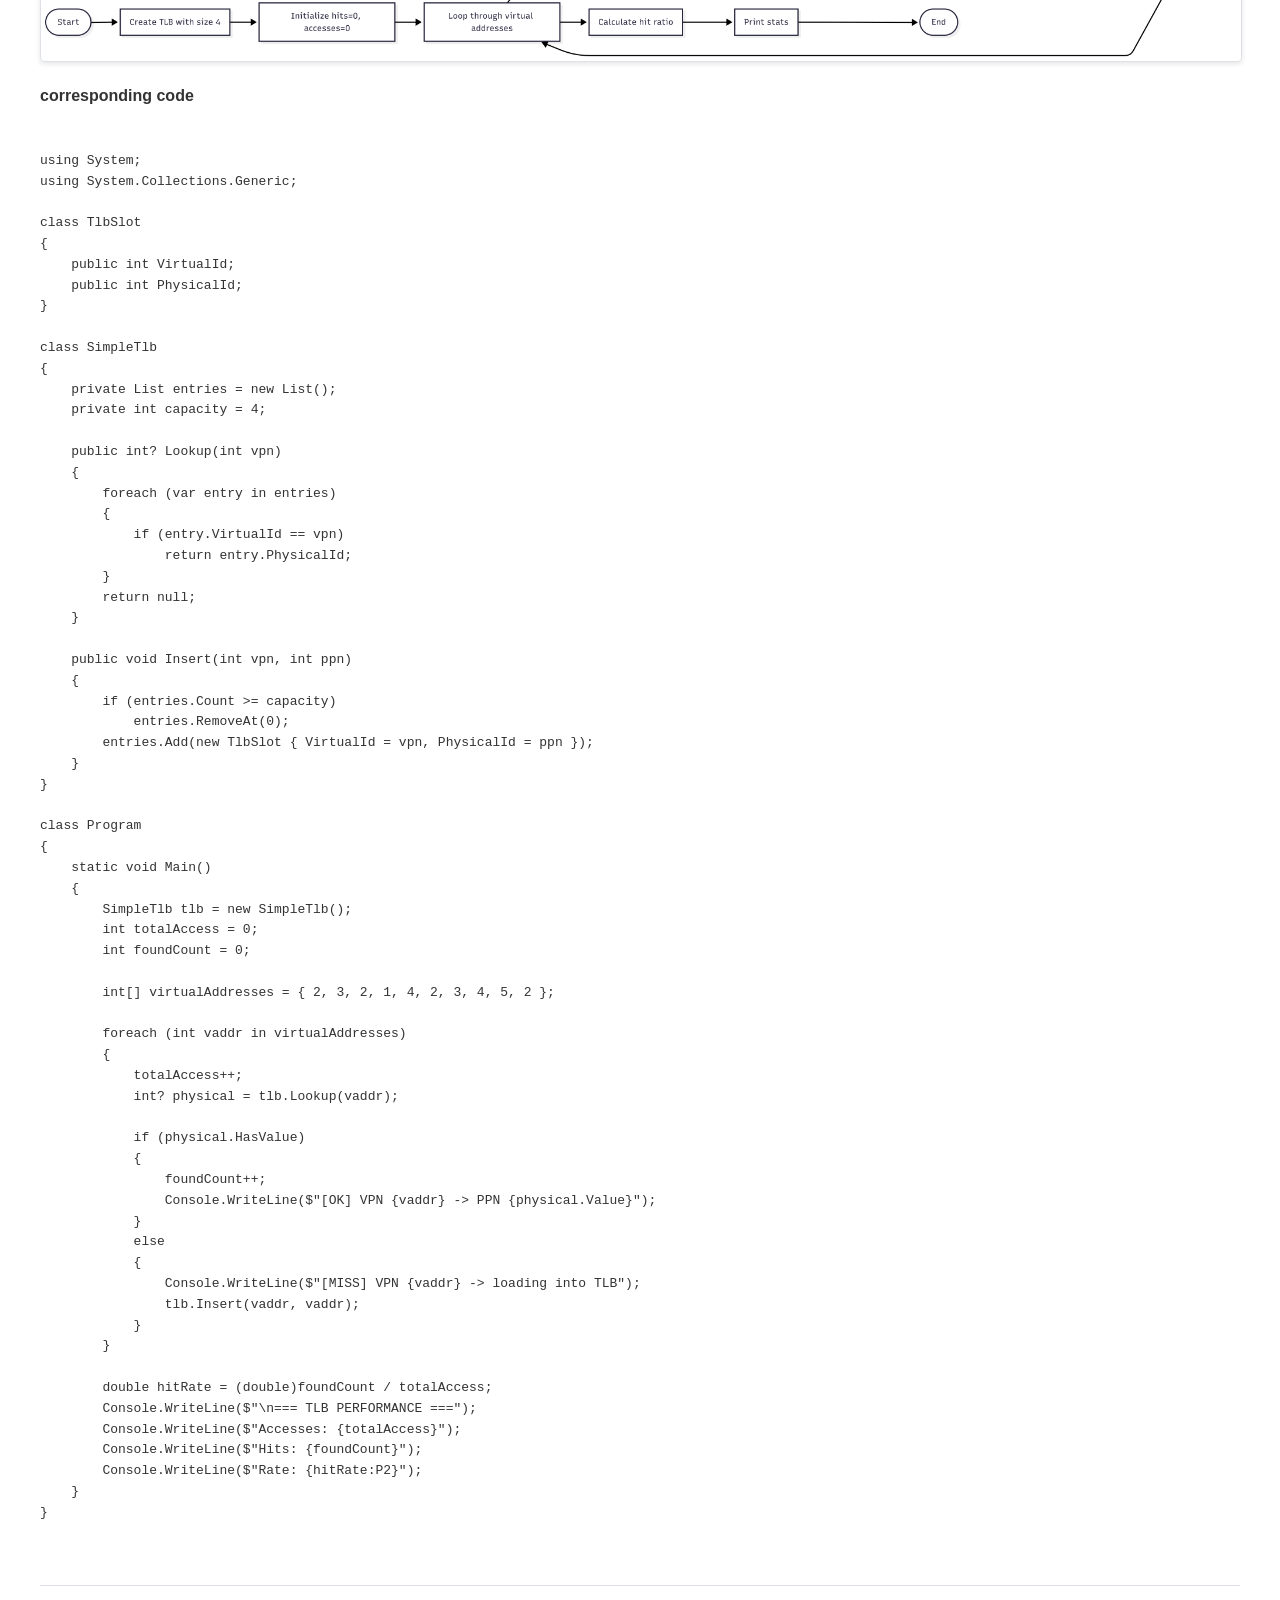
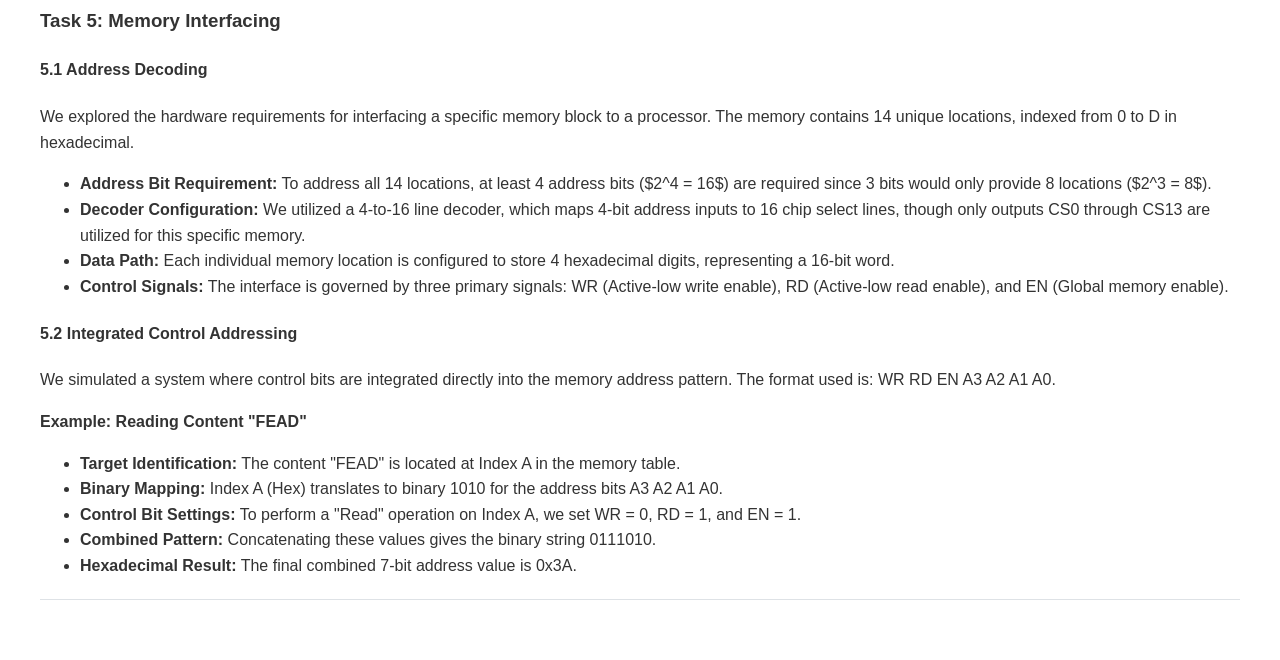
<file: Memory.html>
<!DOCTYPE html>
<html lang="en">
<head>
    <meta charset="UTF-8">
    <meta name="viewport" content="width=device-width, initial-scale=1.0">
    <title>Memory Management - ABDLHADI RASHID</title>
    <link rel="stylesheet" href="style.css">
</head>
<body>

    <button id="dark-mode-toggle">Toggle Dark Mode</button>

    <nav>
        <a href="index.html">Home</a>
        <a href="Introductory Lab.html">Introductory Lab</a>
        <a href="CICD1.html">CICD 1</a>
        <a href="CICD2.html">CICD 2</a>
        <a href="HTML_CSS_JS.html">HTML CSS and JavaScript</a>
        <a href="VM1.html">VM 1</a>
        <a href="VM2.html">VM 2</a>
        <a href="Scheduling.html">OS_Scheduling</a>
        <a href="Memory.html">Memory</a>
        <a href="Resource.html">OS_Resource_Allocation</a>
    </nav>

    <hr>

    <header>
        <h1 class="name">Lab 8: OS Memory and Memory Management</h1>
    </header>

    <hr>

<main>
        <section>
            <h2>Lab Overview</h2>
            <p class="description">
                In this lab, I simulated virtual memory and paging in C#, calculating VPNs, offsets, and PPNs from virtual addresses. I then implemented a 4-entry TLB simulation to track hits, misses, and hit ratios. Finally, I worked on memory interfacing tasks, including using decoders and combining control bits with memory addresses for read/write operations.
            </p>
        </section>

        <hr>

        <section>
            <h2>Lab Report: Memory Management and Address Translation</h2>
            <h3>Task 1: Virtual Memory Fundamentals and Translation</h3>
            
			                        <img src="Pictures/8_00.jpg" alt="Local Workspace Setup">			

			
            <h4>(i) Virtual Memory Configuration</h4>
            <p>In this section, we analyzed the memory architecture to determine the system's capacity. By examining the bit distribution provided in the lab specifications, I calculated the following:</p>
            <ul>
                <li><strong>Virtual Page Count:</strong> I found that with a 4-bit Virtual Page Number (VPN), the system supports a total of $2^4 = 16$ virtual pages.</li>
                <li><strong>Page Size (Bytes per Page):</strong> Based on the 8-bit offset, I determined that the size of each page is $2^8 = 256$ bytes.</li>
            </ul>

            <h4>(ii) Address Translation Trace</h4>
            <p>We performed a manual step-by-step translation of a load instruction to simulate how the Memory Management Unit (MMU) maps a virtual address to physical memory. We used the virtual address 0x2C8 as our test case.</p>
            
            <p><strong>Step 1: Conversion to Binary</strong><br>
            I began by converting the hexadecimal address into its binary representation to isolate the specific bits:</p>
            <ul>
                <li>0x2 $\rightarrow$ 0010</li>
                <li>0xC $\rightarrow$ 1100</li>
                <li>0x8 $\rightarrow$ 1000</li>
            </ul>

            <p><strong>Step 2: Component Extraction (VPN and Offset)</strong><br>
            Using the previously defined architecture (4-bit VPN and 8-bit offset), I separated the 12-bit binary string:</p>
            <ul>
                <li><strong>VPN Identification:</strong> I identified the top 4 bits as 0010, which equates to a VPN of 0x2.</li>
                <li><strong>Offset Identification:</strong> I identified the bottom 8 bits as 11001000, which equates to an Offset of 0xC8.</li>
            </ul>

            <p><strong>Step 3: Physical Mapping (PPN)</strong><br>
            Finally, we consulted the page map to find the physical destination. By looking up VPN 0x2 in the provided table, I confirmed that it maps directly to PPN 0x4.</p>
        </section>

        <hr>

        <section>
            <h3>Task 2: Page Frame Boundary Calculations</h3>
            <p>We analyzed the structure of the main memory's bottom 32K, which is partitioned into eight equal page frames of 4KB (4096 bytes) each. I calculated the specific ending addresses for the frames requested by identifying their starting offsets and adding the frame size (minus one byte) to determine the boundary.</p>
            
            <p><strong>Physical Address Range Results:</strong></p>
            <ul>
                <li><strong>D (Frame 0):</strong> This frame starts at address 0.
                    <ul>
                        <li>Calculation: $0 + 4095$</li>
                        <li>End Address: 4095</li>
                    </ul>
                </li>
                <li><strong>C (Frame 3):</strong> This frame starts at address 12288.
                    <ul>
                        <li>Calculation: $12288 + 4095$</li>
                        <li>End Address: 16383</li>
                    </ul>
                </li>
                <li><strong>B (Frame 5):</strong> This frame starts at address 20480.
                    <ul>
                        <li>Calculation: $20480 + 4095$</li>
                        <li>End Address: 24575</li>
                    </ul>
                </li>
                <li><strong>A (Frame 7):</strong> This frame starts at address 28672.
                    <ul>
                        <li>Calculation: $28672 + 4095$</li>
                        <li>End Address: 32767</li>
                    </ul>
                </li>
            </ul>

        </section>

			                        <img src="Pictures/8_01.jpg" alt="Local Workspace Setup">			


        <hr>

        <section>
            <h3>Task 3: Multi-Bit Address Translation</h3>
            <p>In this section, we analyzed a more complex 32-bit virtual address to determine how the Memory Management Unit (MMU) handles larger address spaces. We broke the address down into its constituent parts—the Virtual Page Number (VPN) and the offset—to map it to physical hardware.</p>
            
            <p><strong>a) Identifying the Referenced Virtual Page</strong><br>
            By examining the provided 32-bit address, I isolated the first 20 bits, which represent the VPN.</p>
            <ul>
                <li>Binary Representation: 0000 0000 0000 0000 0001</li>
                <li>Decimal Conversion: 1</li>
                <li>Result: We are referencing Virtual Page 1.</li>
            </ul>

            <p><strong>b) Determining the Page Frame Value</strong><br>
            Next, we consulted the page table to find the status and location of this virtual page.</p>
            <ul>
                <li>Status: The Present/Absent bit is 1, confirming the page is currently in RAM.</li>
                <li>Page Frame Bits: The table provides the binary value 001.</li>
                <li>Denary Value: 1</li>
            </ul>

            <p><strong>c) Constructing the Physical Address</strong><br>
            To find the final location in physical memory, I combined the Page Frame Number (PFN) with the original offset from the virtual address.</p>
            <ul>
                <li>Components: I concatenated the page frame bits (001) with the remaining 12 bits of the virtual address (100001011011).</li>
                <li>Physical Address: 001100001011011</li>
            </ul>


        </section>
			                        <img src="Pictures/8_02.jpg" alt="Local Workspace Setup">			

        <hr>

        <section>
            <h3>Task 4: Memory System Capacity Analysis</h3>
            <p><strong>i. Physical Pages</strong><br>
            Law: Number of physical pages = Physical Memory Size / Page Size<br>
            &nbsp;pages</p>
            
            <p><strong>ii. Page Table Entries</strong><br>
            Law: Number of page table entries = Virtual Memory Size / Page Size<br>
            &nbsp;entries</p>
            
            <p><strong>iii. Entry Size</strong><br>
            Law: Entry size = PPN bits + Control bits<br>
            &nbsp;bits = 2 bytes</p>
            
            <p><strong>iv. Table Memory Overhead</strong><br>
            Law: Table memory overhead (in pages) = (Total entries × Entry size) / Page size<br>
            &nbsp;pages</p>
        </section>
			                        <img src="Pictures/8_03.jpg" alt="Local Workspace Setup">			
			                        <img src="Pictures/8_04.png" alt="Local Workspace Setup">			


            <h4>corresponding code</h4>
            <pre><code>
using System;
using System.Collections.Generic;

class TlbSlot
{
    public int VirtualId;
    public int PhysicalId;
}

class SimpleTlb
{
    private List<TlbSlot> entries = new List<TlbSlot>();
    private int capacity = 4;

    public int? Lookup(int vpn)
    {
        foreach (var entry in entries)
        {
            if (entry.VirtualId == vpn)
                return entry.PhysicalId;
        }
        return null;
    }

    public void Insert(int vpn, int ppn)
    {
        if (entries.Count >= capacity)
            entries.RemoveAt(0);
        entries.Add(new TlbSlot { VirtualId = vpn, PhysicalId = ppn });
    }
}

class Program
{
    static void Main()
    {
        SimpleTlb tlb = new SimpleTlb();
        int totalAccess = 0;
        int foundCount = 0;

        int[] virtualAddresses = { 2, 3, 2, 1, 4, 2, 3, 4, 5, 2 };

        foreach (int vaddr in virtualAddresses)
        {
            totalAccess++;
            int? physical = tlb.Lookup(vaddr);

            if (physical.HasValue)
            {
                foundCount++;
                Console.WriteLine($"[OK] VPN {vaddr} -> PPN {physical.Value}");
            }
            else
            {
                Console.WriteLine($"[MISS] VPN {vaddr} -> loading into TLB");
                tlb.Insert(vaddr, vaddr);
            }
        }

        double hitRate = (double)foundCount / totalAccess;
        Console.WriteLine($"\n=== TLB PERFORMANCE ===");
        Console.WriteLine($"Accesses: {totalAccess}");
        Console.WriteLine($"Hits: {foundCount}");
        Console.WriteLine($"Rate: {hitRate:P2}");
    }
}

            </code></pre>


        <hr>

        <section>
            <h3>Task 5: Memory Interfacing</h3>
            <h4>5.1 Address Decoding</h4>
            <p>We explored the hardware requirements for interfacing a specific memory block to a processor. The memory contains 14 unique locations, indexed from 0 to D in hexadecimal.</p>
            <ul>
                <li><strong>Address Bit Requirement:</strong> To address all 14 locations, at least 4 address bits ($2^4 = 16$) are required since 3 bits would only provide 8 locations ($2^3 = 8$).</li>
                <li><strong>Decoder Configuration:</strong> We utilized a 4-to-16 line decoder, which maps 4-bit address inputs to 16 chip select lines, though only outputs CS0 through CS13 are utilized for this specific memory.</li>
                <li><strong>Data Path:</strong> Each individual memory location is configured to store 4 hexadecimal digits, representing a 16-bit word.</li>
                <li><strong>Control Signals:</strong> The interface is governed by three primary signals: WR (Active-low write enable), RD (Active-low read enable), and EN (Global memory enable).</li>
            </ul>

            <h4>5.2 Integrated Control Addressing</h4>
            <p>We simulated a system where control bits are integrated directly into the memory address pattern. The format used is: WR RD EN A3 A2 A1 A0.</p>
            <p><strong>Example: Reading Content "FEAD"</strong></p>
            <ul>
                <li><strong>Target Identification:</strong> The content "FEAD" is located at Index A in the memory table.</li>
                <li><strong>Binary Mapping:</strong> Index A (Hex) translates to binary 1010 for the address bits A3 A2 A1 A0.</li>
                <li><strong>Control Bit Settings:</strong> To perform a "Read" operation on Index A, we set WR = 0, RD = 1, and EN = 1.</li>
                <li><strong>Combined Pattern:</strong> Concatenating these values gives the binary string 0111010.</li>
                <li><strong>Hexadecimal Result:</strong> The final combined 7-bit address value is 0x3A.</li>
            </ul>
        </section>

        <hr>
    </main>
    <script src="script.js"></script>
</body>
</html>
</file>
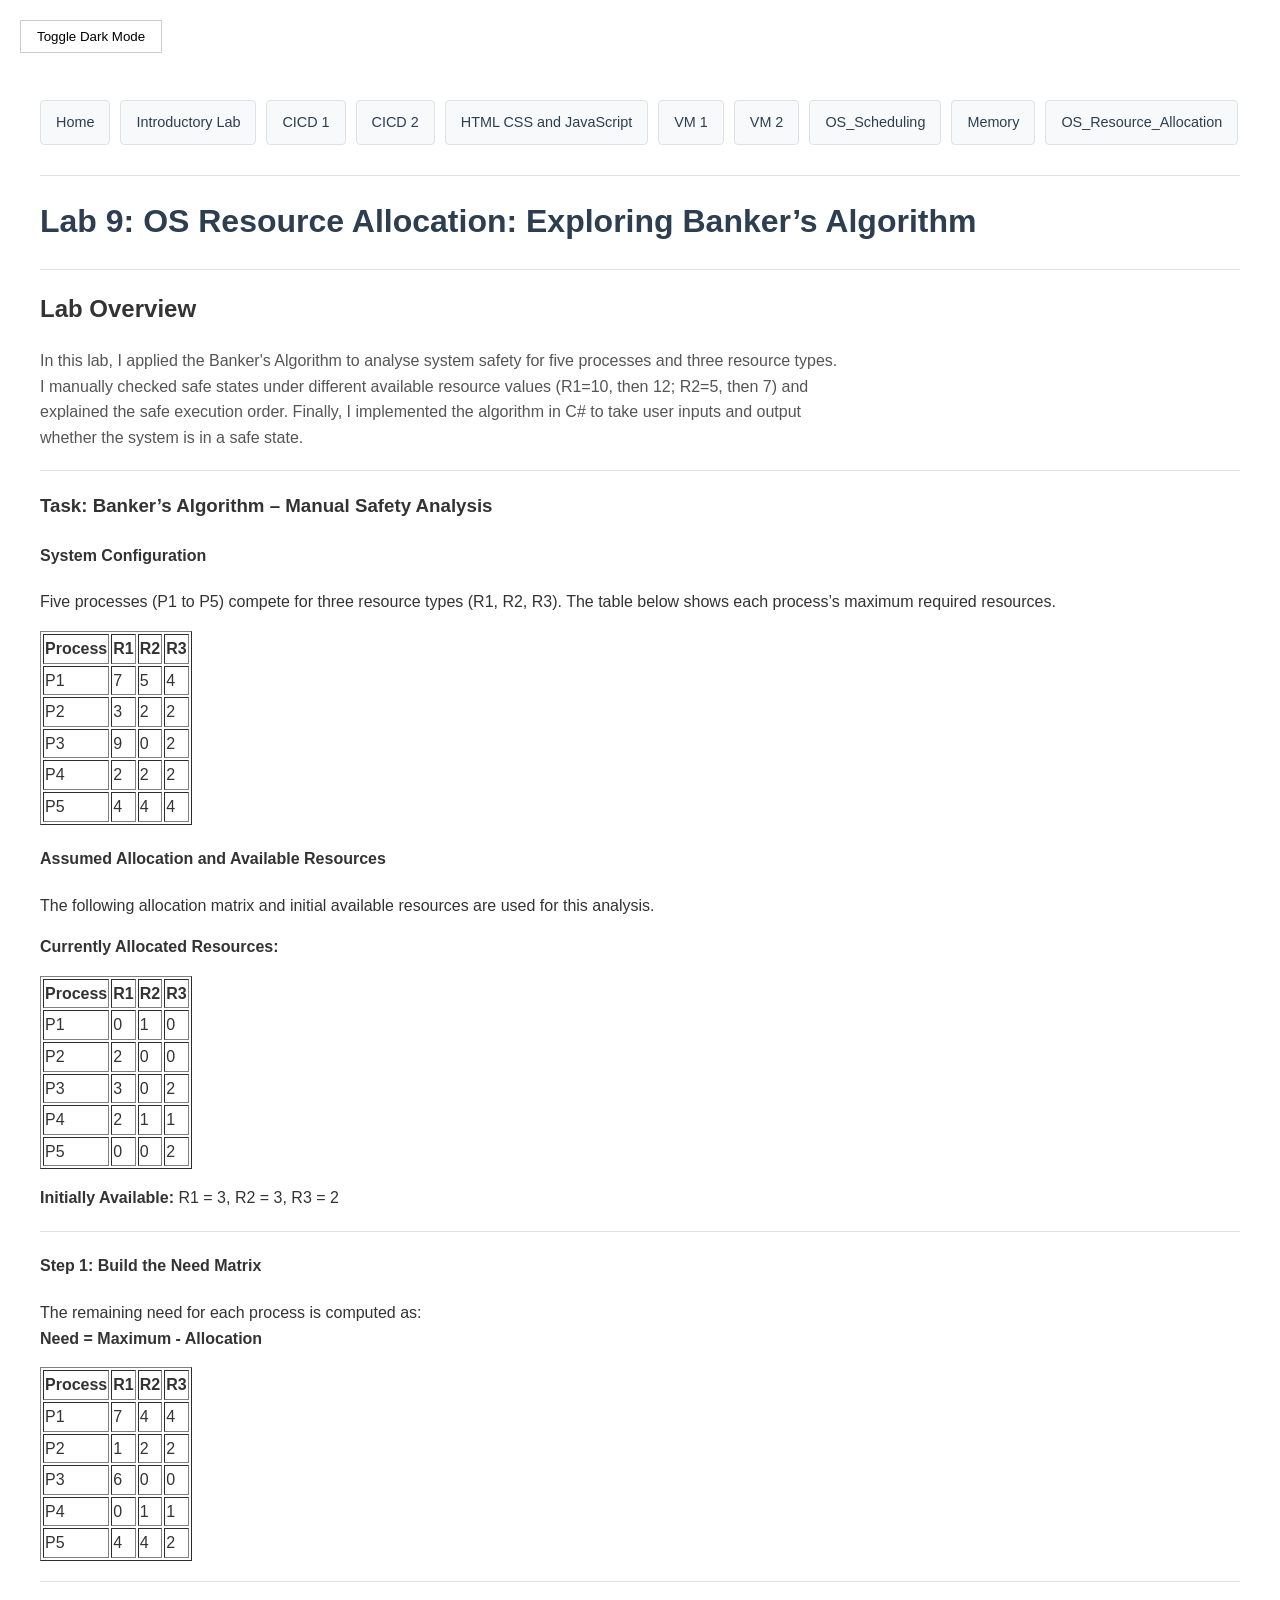
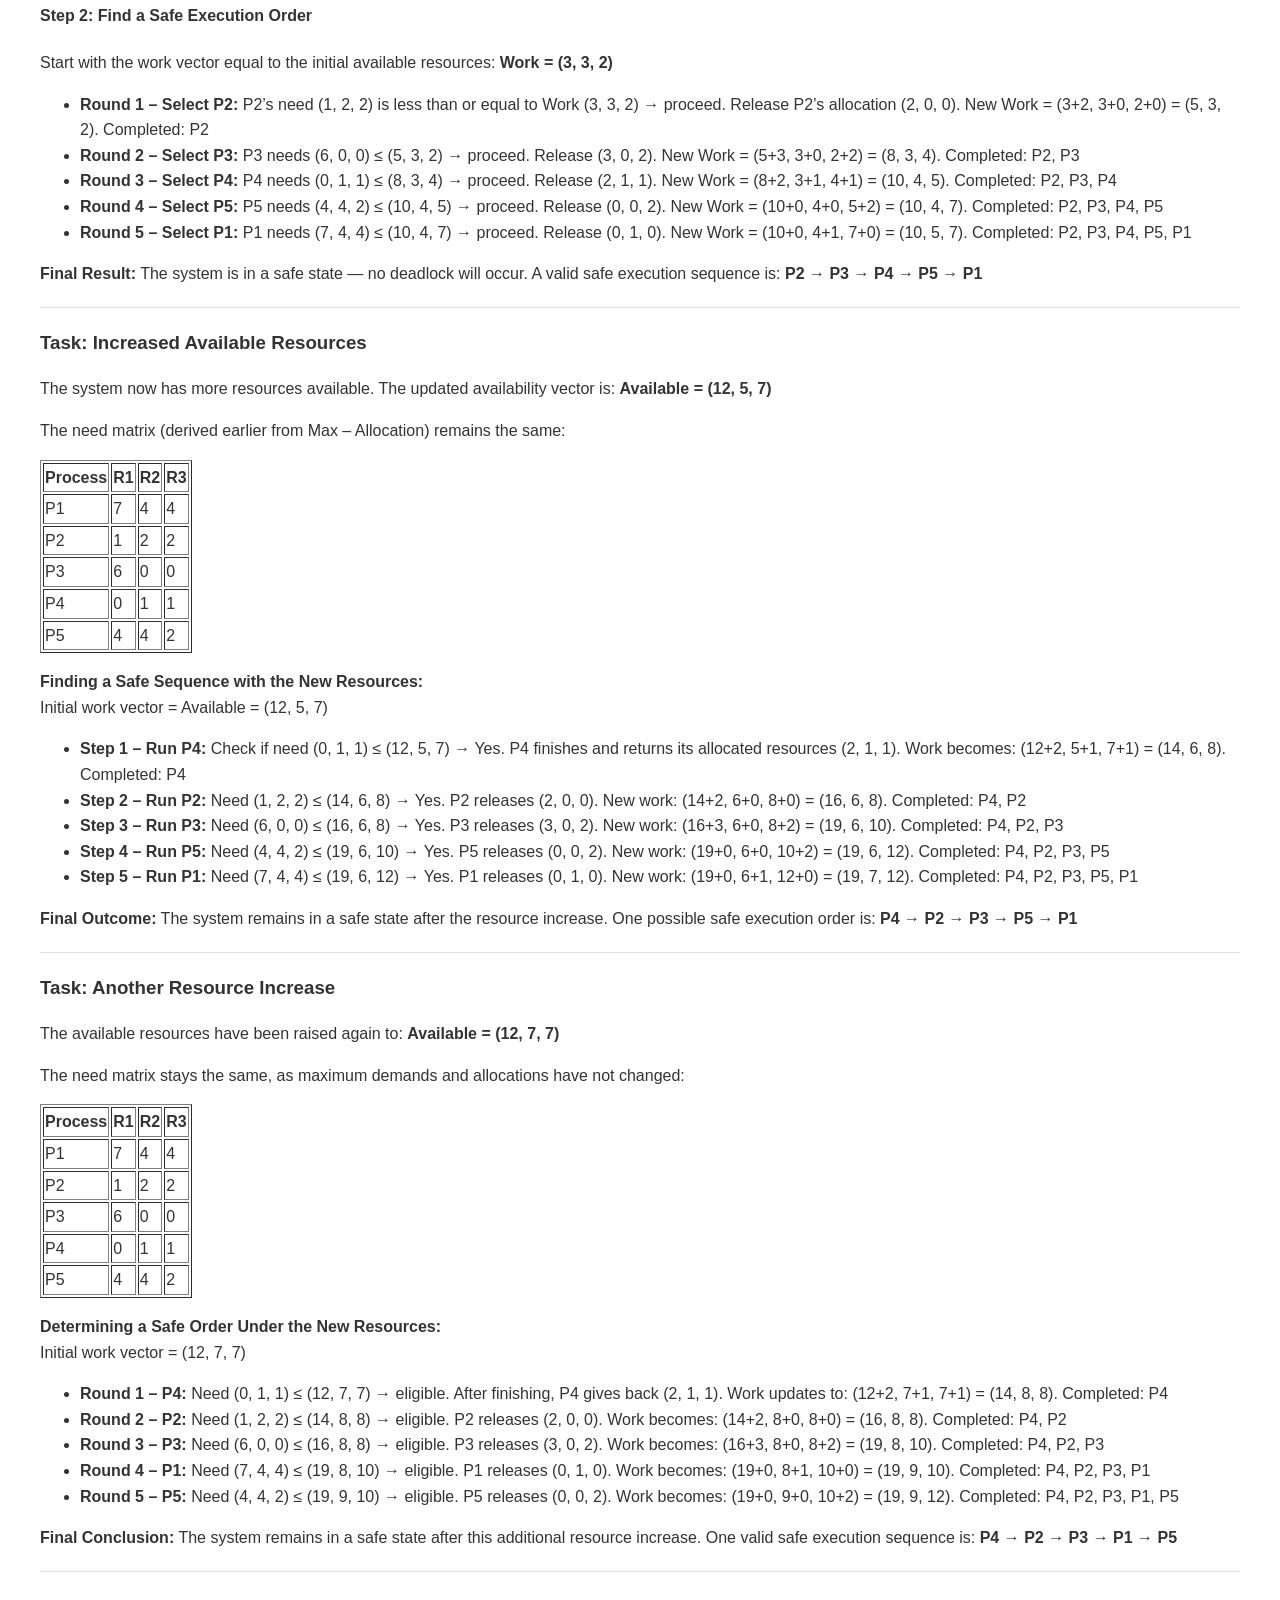
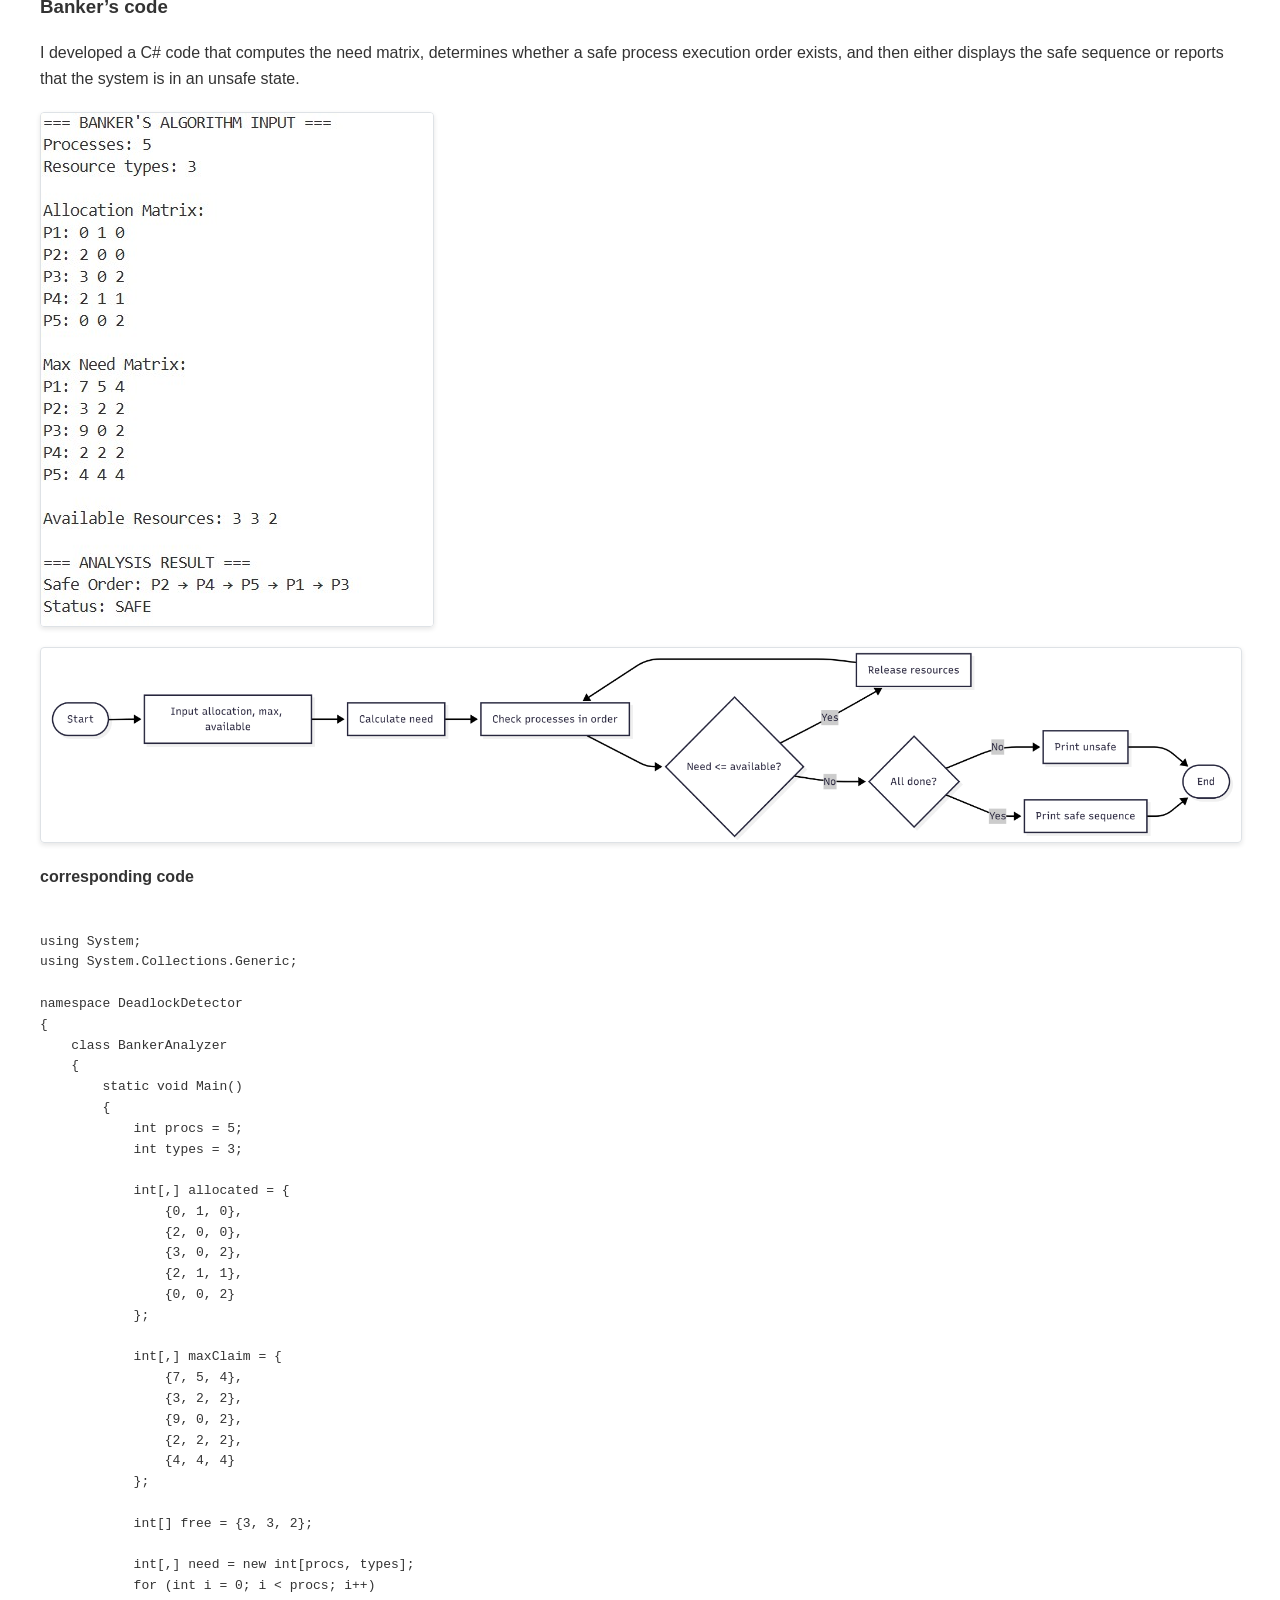
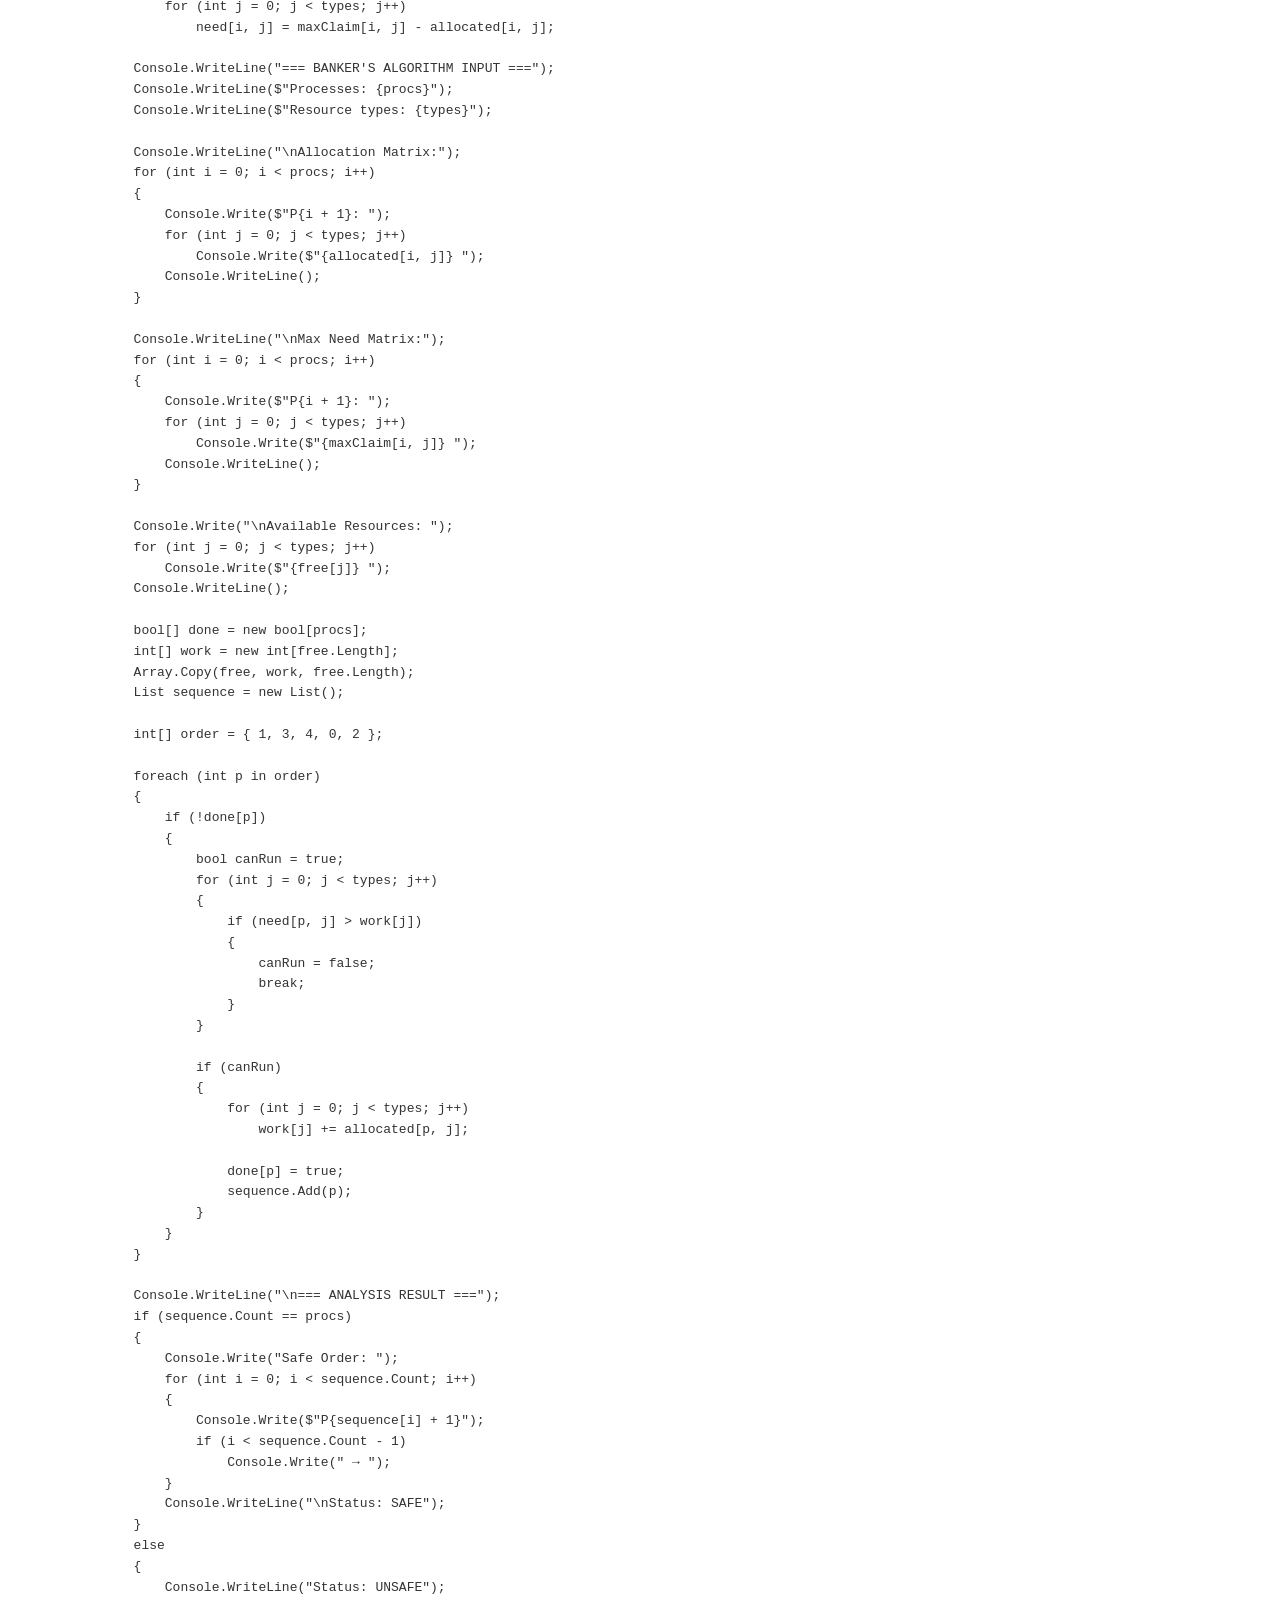
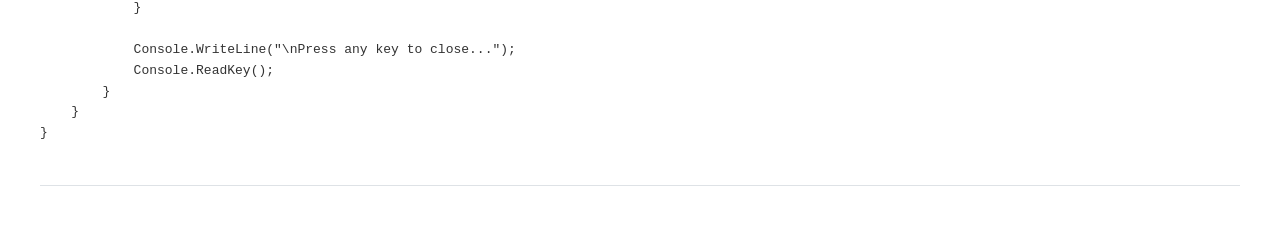
<file: Resource.html>
<!DOCTYPE html>
<html lang="en">
<head>
    <meta charset="UTF-8">
    <meta name="viewport" content="width=device-width, initial-scale=1.0">
    <title>Resource Allocation - ABDLHADI RASHID</title>
    <link rel="stylesheet" href="style.css">
</head>
<body>

    <button id="dark-mode-toggle">Toggle Dark Mode</button>

    <nav>
        <a href="index.html">Home</a>
        <a href="Introductory Lab.html">Introductory Lab</a>
        <a href="CICD1.html">CICD 1</a>
        <a href="CICD2.html">CICD 2</a>
        <a href="HTML_CSS_JS.html">HTML CSS and JavaScript</a>
        <a href="VM1.html">VM 1</a>
        <a href="VM2.html">VM 2</a>
        <a href="Scheduling.html">OS_Scheduling</a>
        <a href="Memory.html">Memory</a>
        <a href="Resource.html">OS_Resource_Allocation</a>
    </nav>

    <hr>

    <header>
        <h1 class="name">Lab 9: OS Resource Allocation: Exploring Banker’s Algorithm</h1>
    </header>

    <hr>

<main>
    <section>
        <h2>Lab Overview</h2>
        <p class="description">
            In this lab, I applied the Banker's Algorithm to analyse system safety for five processes and three resource types. I manually checked safe states under different available resource values (R1=10, then 12; R2=5, then 7) and explained the safe execution order. Finally, I implemented the algorithm in C# to take user inputs and output whether the system is in a safe state.
        </p>
    </section>

    <hr>

    <section>
        <h3>Task: Banker’s Algorithm – Manual Safety Analysis</h3>
        <h4>System Configuration</h4>
        <p>Five processes (P1 to P5) compete for three resource types (R1, R2, R3). The table below shows each process’s maximum required resources.</p>
        
        <table border="1">
            <thead>
                <tr>
                    <th>Process</th>
                    <th>R1</th>
                    <th>R2</th>
                    <th>R3</th>
                </tr>
            </thead>
            <tbody>
                <tr><td>P1</td><td>7</td><td>5</td><td>4</td></tr>
                <tr><td>P2</td><td>3</td><td>2</td><td>2</td></tr>
                <tr><td>P3</td><td>9</td><td>0</td><td>2</td></tr>
                <tr><td>P4</td><td>2</td><td>2</td><td>2</td></tr>
                <tr><td>P5</td><td>4</td><td>4</td><td>4</td></tr>
            </tbody>
        </table>
       

        <h4>Assumed Allocation and Available Resources</h4>
        <p>The following allocation matrix and initial available resources are used for this analysis.</p>
        <p><strong>Currently Allocated Resources:</strong></p>
        <table border="1">
            <thead>
                <tr>
                    <th>Process</th>
                    <th>R1</th>
                    <th>R2</th>
                    <th>R3</th>
                </tr>
            </thead>
            <tbody>
                <tr><td>P1</td><td>0</td><td>1</td><td>0</td></tr>
                <tr><td>P2</td><td>2</td><td>0</td><td>0</td></tr>
                <tr><td>P3</td><td>3</td><td>0</td><td>2</td></tr>
                <tr><td>P4</td><td>2</td><td>1</td><td>1</td></tr>
                <tr><td>P5</td><td>0</td><td>0</td><td>2</td></tr>
            </tbody>
        </table>
       
        <p><strong>Initially Available:</strong> R1 = 3, R2 = 3, R3 = 2</p>
    </section>

    <hr>

    <section>
        <h4>Step 1: Build the Need Matrix</h4>
        <p>The remaining need for each process is computed as:<br>
        <strong>Need = Maximum - Allocation</strong></p>
        <table border="1">
            <thead>
                <tr>
                    <th>Process</th>
                    <th>R1</th>
                    <th>R2</th>
                    <th>R3</th>
                </tr>
            </thead>
            <tbody>
                <tr><td>P1</td><td>7</td><td>4</td><td>4</td></tr>
                <tr><td>P2</td><td>1</td><td>2</td><td>2</td></tr>
                <tr><td>P3</td><td>6</td><td>0</td><td>0</td></tr>
                <tr><td>P4</td><td>0</td><td>1</td><td>1</td></tr>
                <tr><td>P5</td><td>4</td><td>4</td><td>2</td></tr>
            </tbody>
        </table>
       
    </section>

    <hr>

    <section>
        <h4>Step 2: Find a Safe Execution Order</h4>
        <p>Start with the work vector equal to the initial available resources: <strong>Work = (3, 3, 2)</strong></p>
        <ul>
            <li><strong>Round 1 – Select P2:</strong> P2’s need (1, 2, 2) is less than or equal to Work (3, 3, 2) → proceed. Release P2’s allocation (2, 0, 0). New Work = (3+2, 3+0, 2+0) = (5, 3, 2). Completed: P2</li>
            <li><strong>Round 2 – Select P3:</strong> P3 needs (6, 0, 0) ≤ (5, 3, 2) → proceed. Release (3, 0, 2). New Work = (5+3, 3+0, 2+2) = (8, 3, 4). Completed: P2, P3</li>
            <li><strong>Round 3 – Select P4:</strong> P4 needs (0, 1, 1) ≤ (8, 3, 4) → proceed. Release (2, 1, 1). New Work = (8+2, 3+1, 4+1) = (10, 4, 5). Completed: P2, P3, P4</li>
            <li><strong>Round 4 – Select P5:</strong> P5 needs (4, 4, 2) ≤ (10, 4, 5) → proceed. Release (0, 0, 2). New Work = (10+0, 4+0, 5+2) = (10, 4, 7). Completed: P2, P3, P4, P5</li>
            <li><strong>Round 5 – Select P1:</strong> P1 needs (7, 4, 4) ≤ (10, 4, 7) → proceed. Release (0, 1, 0). New Work = (10+0, 4+1, 7+0) = (10, 5, 7). Completed: P2, P3, P4, P5, P1</li>
        </ul>
        <p><strong>Final Result:</strong> The system is in a safe state — no deadlock will occur. A valid safe execution sequence is: <strong>P2 → P3 → P4 → P5 → P1</strong></p>
    </section>

    <hr>

    <section>
        <h3>Task: Increased Available Resources</h3>
        <p>The system now has more resources available. The updated availability vector is: <strong>Available = (12, 5, 7)</strong></p>
        <p>The need matrix (derived earlier from Max – Allocation) remains the same:</p>
        <table border="1">
            <thead>
                <tr>
                    <th>Process</th>
                    <th>R1</th>
                    <th>R2</th>
                    <th>R3</th>
                </tr>
            </thead>
            <tbody>
                <tr><td>P1</td><td>7</td><td>4</td><td>4</td></tr>
                <tr><td>P2</td><td>1</td><td>2</td><td>2</td></tr>
                <tr><td>P3</td><td>6</td><td>0</td><td>0</td></tr>
                <tr><td>P4</td><td>0</td><td>1</td><td>1</td></tr>
                <tr><td>P5</td><td>4</td><td>4</td><td>2</td></tr>
            </tbody>
        </table>
       

        <p><strong>Finding a Safe Sequence with the New Resources:</strong><br>
        Initial work vector = Available = (12, 5, 7)</p>
        <ul>
            <li><strong>Step 1 – Run P4:</strong> Check if need (0, 1, 1) ≤ (12, 5, 7) → Yes. P4 finishes and returns its allocated resources (2, 1, 1). Work becomes: (12+2, 5+1, 7+1) = (14, 6, 8). Completed: P4</li>
            <li><strong>Step 2 – Run P2:</strong> Need (1, 2, 2) ≤ (14, 6, 8) → Yes. P2 releases (2, 0, 0). New work: (14+2, 6+0, 8+0) = (16, 6, 8). Completed: P4, P2</li>
            <li><strong>Step 3 – Run P3:</strong> Need (6, 0, 0) ≤ (16, 6, 8) → Yes. P3 releases (3, 0, 2). New work: (16+3, 6+0, 8+2) = (19, 6, 10). Completed: P4, P2, P3</li>
            <li><strong>Step 4 – Run P5:</strong> Need (4, 4, 2) ≤ (19, 6, 10) → Yes. P5 releases (0, 0, 2). New work: (19+0, 6+0, 10+2) = (19, 6, 12). Completed: P4, P2, P3, P5</li>
            <li><strong>Step 5 – Run P1:</strong> Need (7, 4, 4) ≤ (19, 6, 12) → Yes. P1 releases (0, 1, 0). New work: (19+0, 6+1, 12+0) = (19, 7, 12). Completed: P4, P2, P3, P5, P1</li>
        </ul>
        <p><strong>Final Outcome:</strong> The system remains in a safe state after the resource increase. One possible safe execution order is: <strong>P4 → P2 → P3 → P5 → P1</strong></p>
    </section>

    <hr>

    <section>
        <h3>Task: Another Resource Increase</h3>
        <p>The available resources have been raised again to: <strong>Available = (12, 7, 7)</strong></p>
        <p>The need matrix stays the same, as maximum demands and allocations have not changed:</p>
        <table border="1">
            <thead>
                <tr>
                    <th>Process</th>
                    <th>R1</th>
                    <th>R2</th>
                    <th>R3</th>
                </tr>
            </thead>
            <tbody>
                <tr><td>P1</td><td>7</td><td>4</td><td>4</td></tr>
                <tr><td>P2</td><td>1</td><td>2</td><td>2</td></tr>
                <tr><td>P3</td><td>6</td><td>0</td><td>0</td></tr>
                <tr><td>P4</td><td>0</td><td>1</td><td>1</td></tr>
                <tr><td>P5</td><td>4</td><td>4</td><td>2</td></tr>
            </tbody>
        </table>
       

        <p><strong>Determining a Safe Order Under the New Resources:</strong><br>
        Initial work vector = (12, 7, 7)</p>
        <ul>
            <li><strong>Round 1 – P4:</strong> Need (0, 1, 1) ≤ (12, 7, 7) → eligible. After finishing, P4 gives back (2, 1, 1). Work updates to: (12+2, 7+1, 7+1) = (14, 8, 8). Completed: P4</li>
            <li><strong>Round 2 – P2:</strong> Need (1, 2, 2) ≤ (14, 8, 8) → eligible. P2 releases (2, 0, 0). Work becomes: (14+2, 8+0, 8+0) = (16, 8, 8). Completed: P4, P2</li>
            <li><strong>Round 3 – P3:</strong> Need (6, 0, 0) ≤ (16, 8, 8) → eligible. P3 releases (3, 0, 2). Work becomes: (16+3, 8+0, 8+2) = (19, 8, 10). Completed: P4, P2, P3</li>
            <li><strong>Round 4 – P1:</strong> Need (7, 4, 4) ≤ (19, 8, 10) → eligible. P1 releases (0, 1, 0). Work becomes: (19+0, 8+1, 10+0) = (19, 9, 10). Completed: P4, P2, P3, P1</li>
            <li><strong>Round 5 – P5:</strong> Need (4, 4, 2) ≤ (19, 9, 10) → eligible. P5 releases (0, 0, 2). Work becomes: (19+0, 9+0, 10+2) = (19, 9, 12). Completed: P4, P2, P3, P1, P5</li>
        </ul>
        <p><strong>Final Conclusion:</strong> The system remains in a safe state after this additional resource increase. One valid safe execution sequence is: <strong>P4 → P2 → P3 → P1 → P5</strong></p>
    </section>

    <hr>

    <section>
        <h3>Banker’s code</h3>
        <p>I developed a C# code that computes the need matrix, determines whether a safe process execution order exists, and then either displays the safe sequence or reports that the system is in an unsafe state.</p>
			                        <img src="Pictures/9_00.jpg" alt="Local Workspace Setup">			
			                        <img src="Pictures/9_01.png" alt="Local Workspace Setup">
                
        <h4>corresponding code</h4>
        <pre><code>
using System;
using System.Collections.Generic;

namespace DeadlockDetector
{
    class BankerAnalyzer
    {
        static void Main()
        {
            int procs = 5;
            int types = 3;

            int[,] allocated = {
                {0, 1, 0},
                {2, 0, 0},
                {3, 0, 2},
                {2, 1, 1},
                {0, 0, 2}
            };

            int[,] maxClaim = {
                {7, 5, 4},
                {3, 2, 2},
                {9, 0, 2},
                {2, 2, 2},
                {4, 4, 4}
            };

            int[] free = {3, 3, 2};

            int[,] need = new int[procs, types];
            for (int i = 0; i < procs; i++)
                for (int j = 0; j < types; j++)
                    need[i, j] = maxClaim[i, j] - allocated[i, j];

            Console.WriteLine("=== BANKER'S ALGORITHM INPUT ===");
            Console.WriteLine($"Processes: {procs}");
            Console.WriteLine($"Resource types: {types}");

            Console.WriteLine("\nAllocation Matrix:");
            for (int i = 0; i < procs; i++)
            {
                Console.Write($"P{i + 1}: ");
                for (int j = 0; j < types; j++)
                    Console.Write($"{allocated[i, j]} ");
                Console.WriteLine();
            }

            Console.WriteLine("\nMax Need Matrix:");
            for (int i = 0; i < procs; i++)
            {
                Console.Write($"P{i + 1}: ");
                for (int j = 0; j < types; j++)
                    Console.Write($"{maxClaim[i, j]} ");
                Console.WriteLine();
            }

            Console.Write("\nAvailable Resources: ");
            for (int j = 0; j < types; j++)
                Console.Write($"{free[j]} ");
            Console.WriteLine();

            bool[] done = new bool[procs];
            int[] work = new int[free.Length];
            Array.Copy(free, work, free.Length);
            List<int> sequence = new List<int>();

            int[] order = { 1, 3, 4, 0, 2 };

            foreach (int p in order)
            {
                if (!done[p])
                {
                    bool canRun = true;
                    for (int j = 0; j < types; j++)
                    {
                        if (need[p, j] > work[j])
                        {
                            canRun = false;
                            break;
                        }
                    }

                    if (canRun)
                    {
                        for (int j = 0; j < types; j++)
                            work[j] += allocated[p, j];

                        done[p] = true;
                        sequence.Add(p);
                    }
                }
            }

            Console.WriteLine("\n=== ANALYSIS RESULT ===");
            if (sequence.Count == procs)
            {
                Console.Write("Safe Order: ");
                for (int i = 0; i < sequence.Count; i++)
                {
                    Console.Write($"P{sequence[i] + 1}");
                    if (i < sequence.Count - 1)
                        Console.Write(" → ");
                }
                Console.WriteLine("\nStatus: SAFE");
            }
            else
            {
                Console.WriteLine("Status: UNSAFE");
            }

            Console.WriteLine("\nPress any key to close...");
            Console.ReadKey();
        }
    }
}
        </code></pre>
    </section>

    <hr>
</main>

    <script src="script.js"></script>
</body>
</html>
</file>
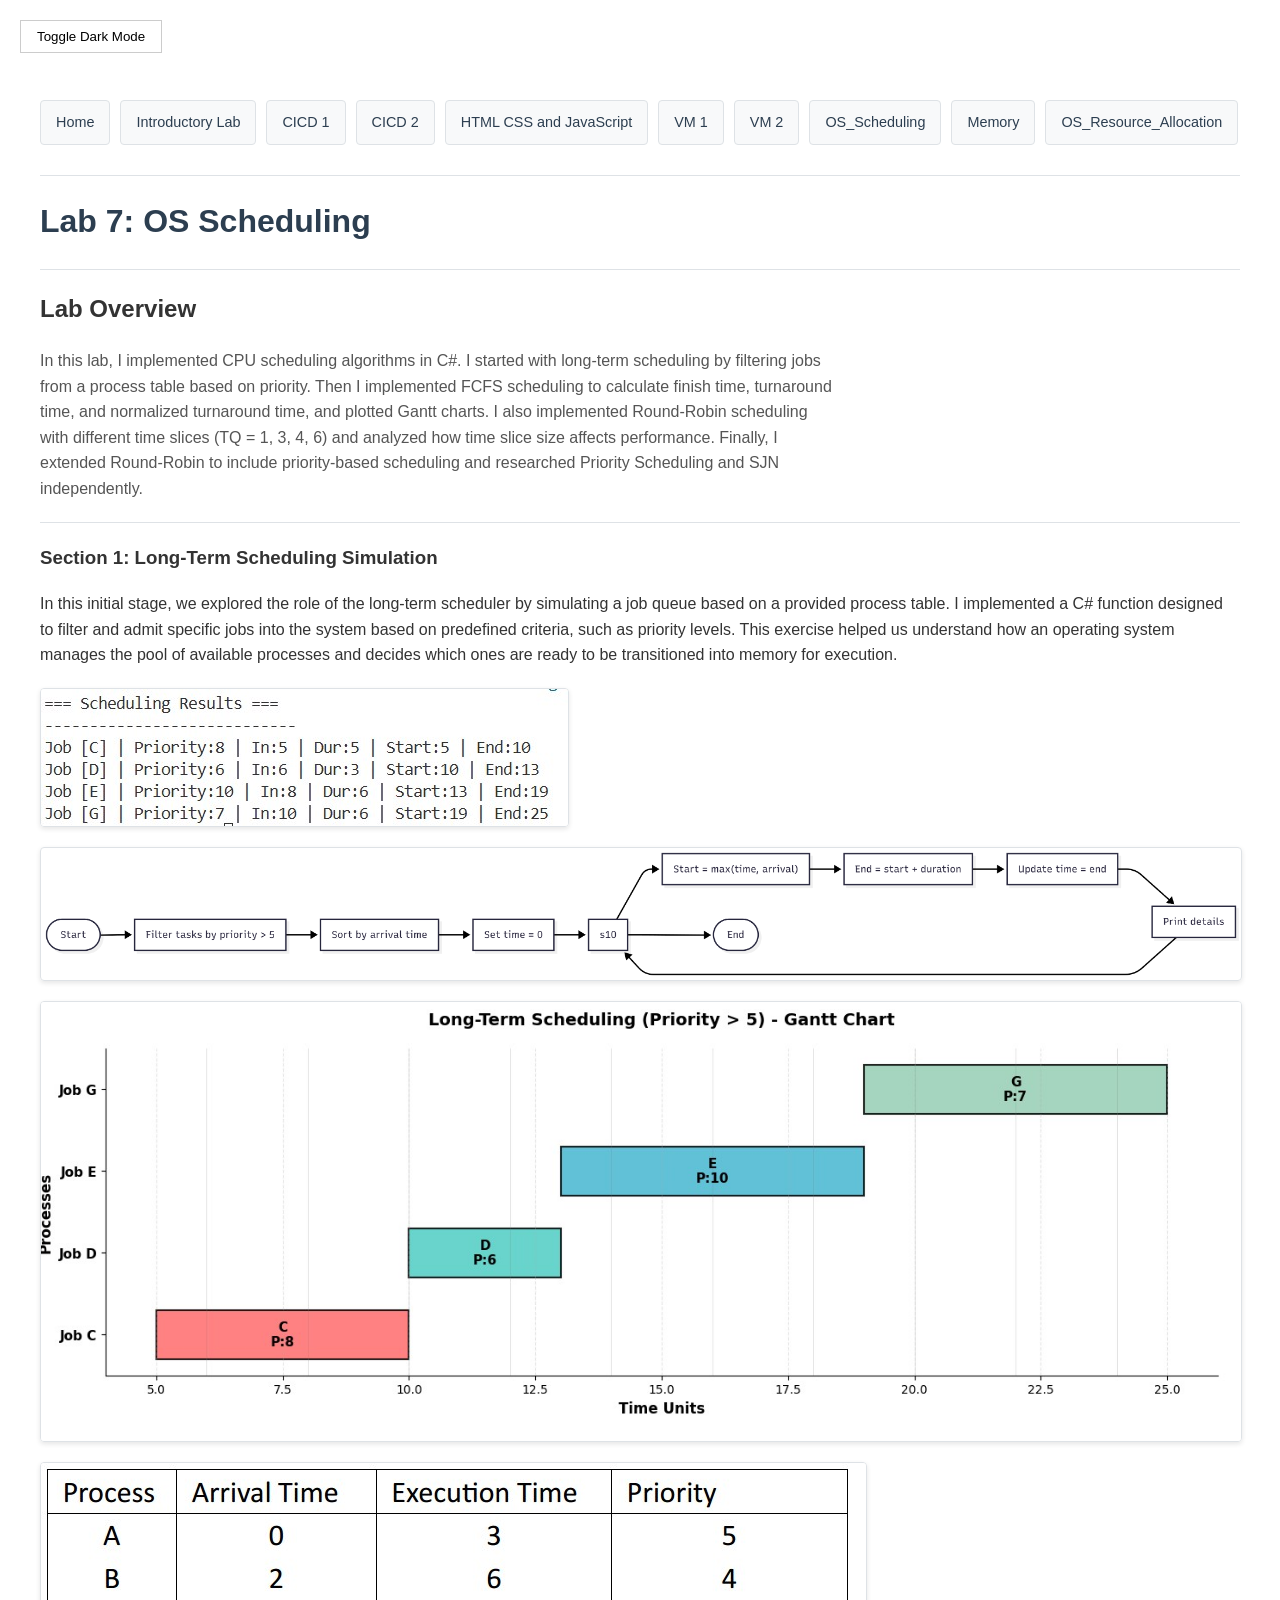
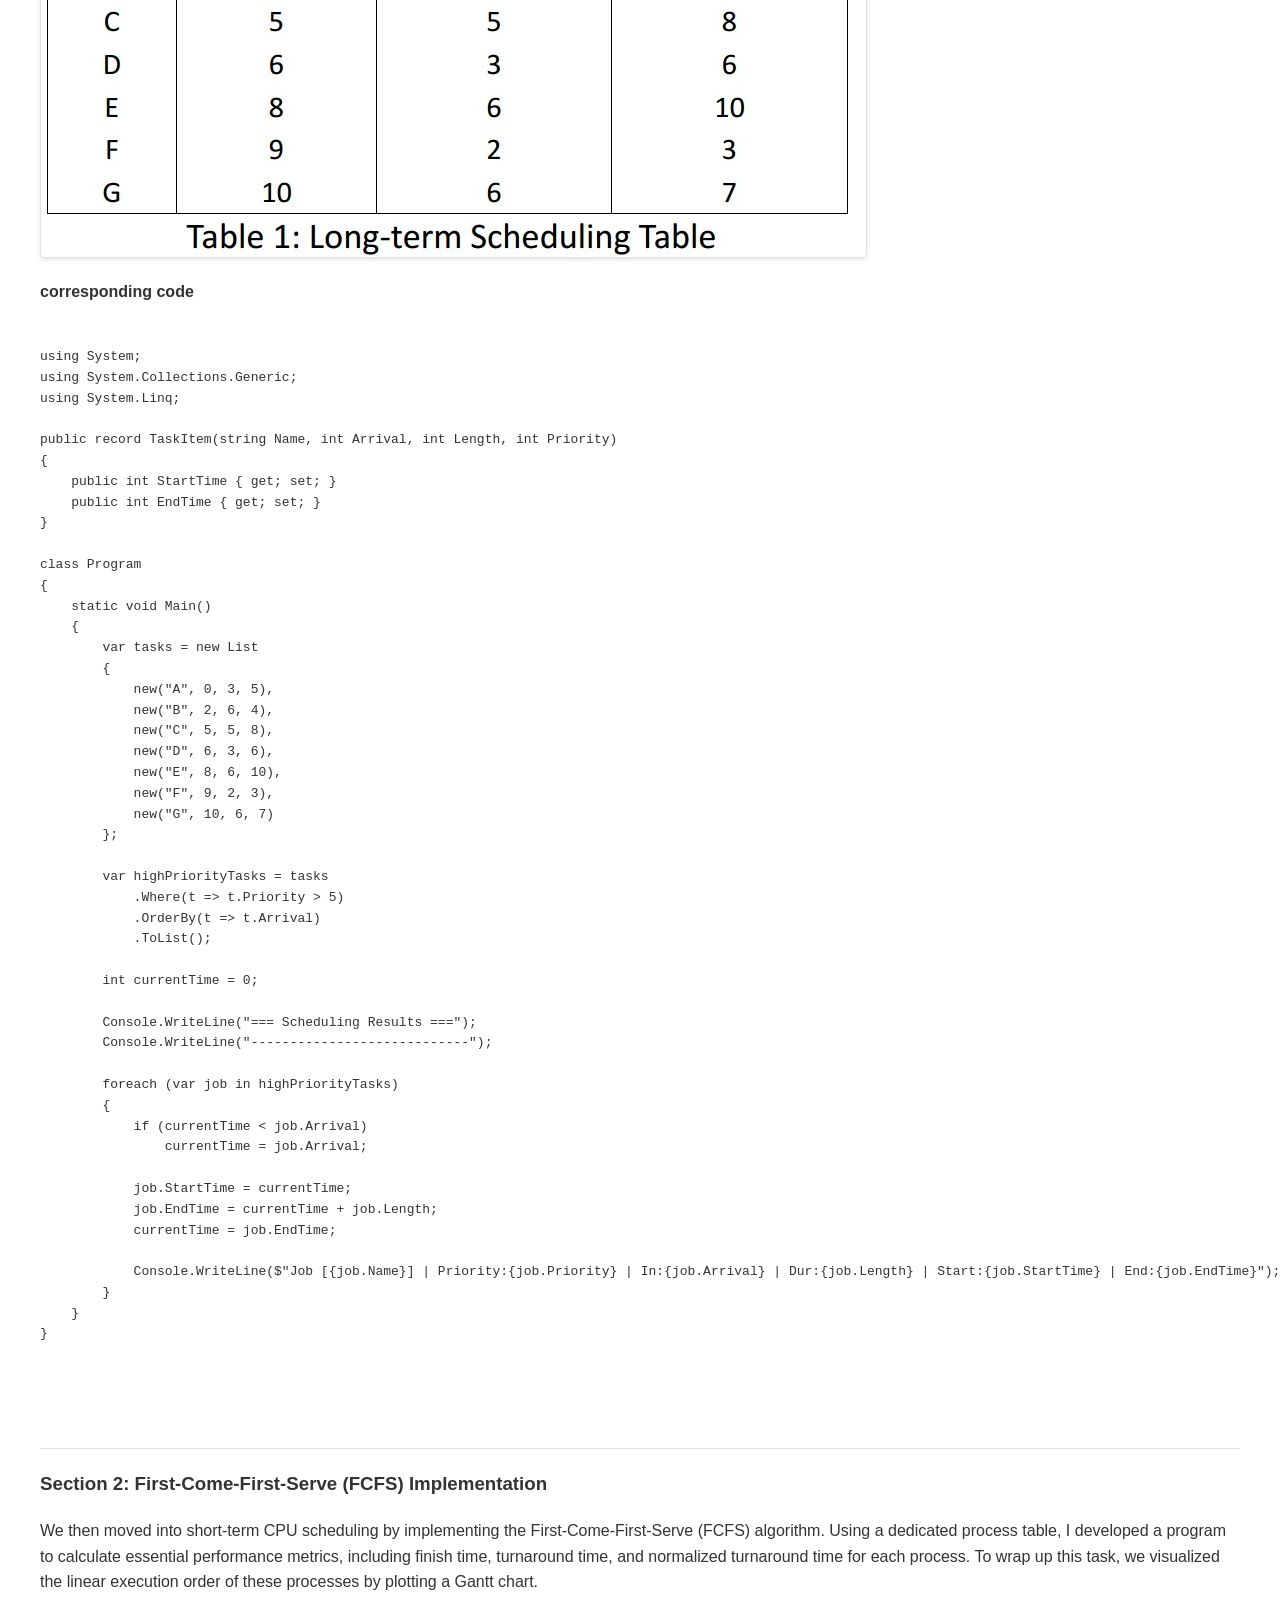
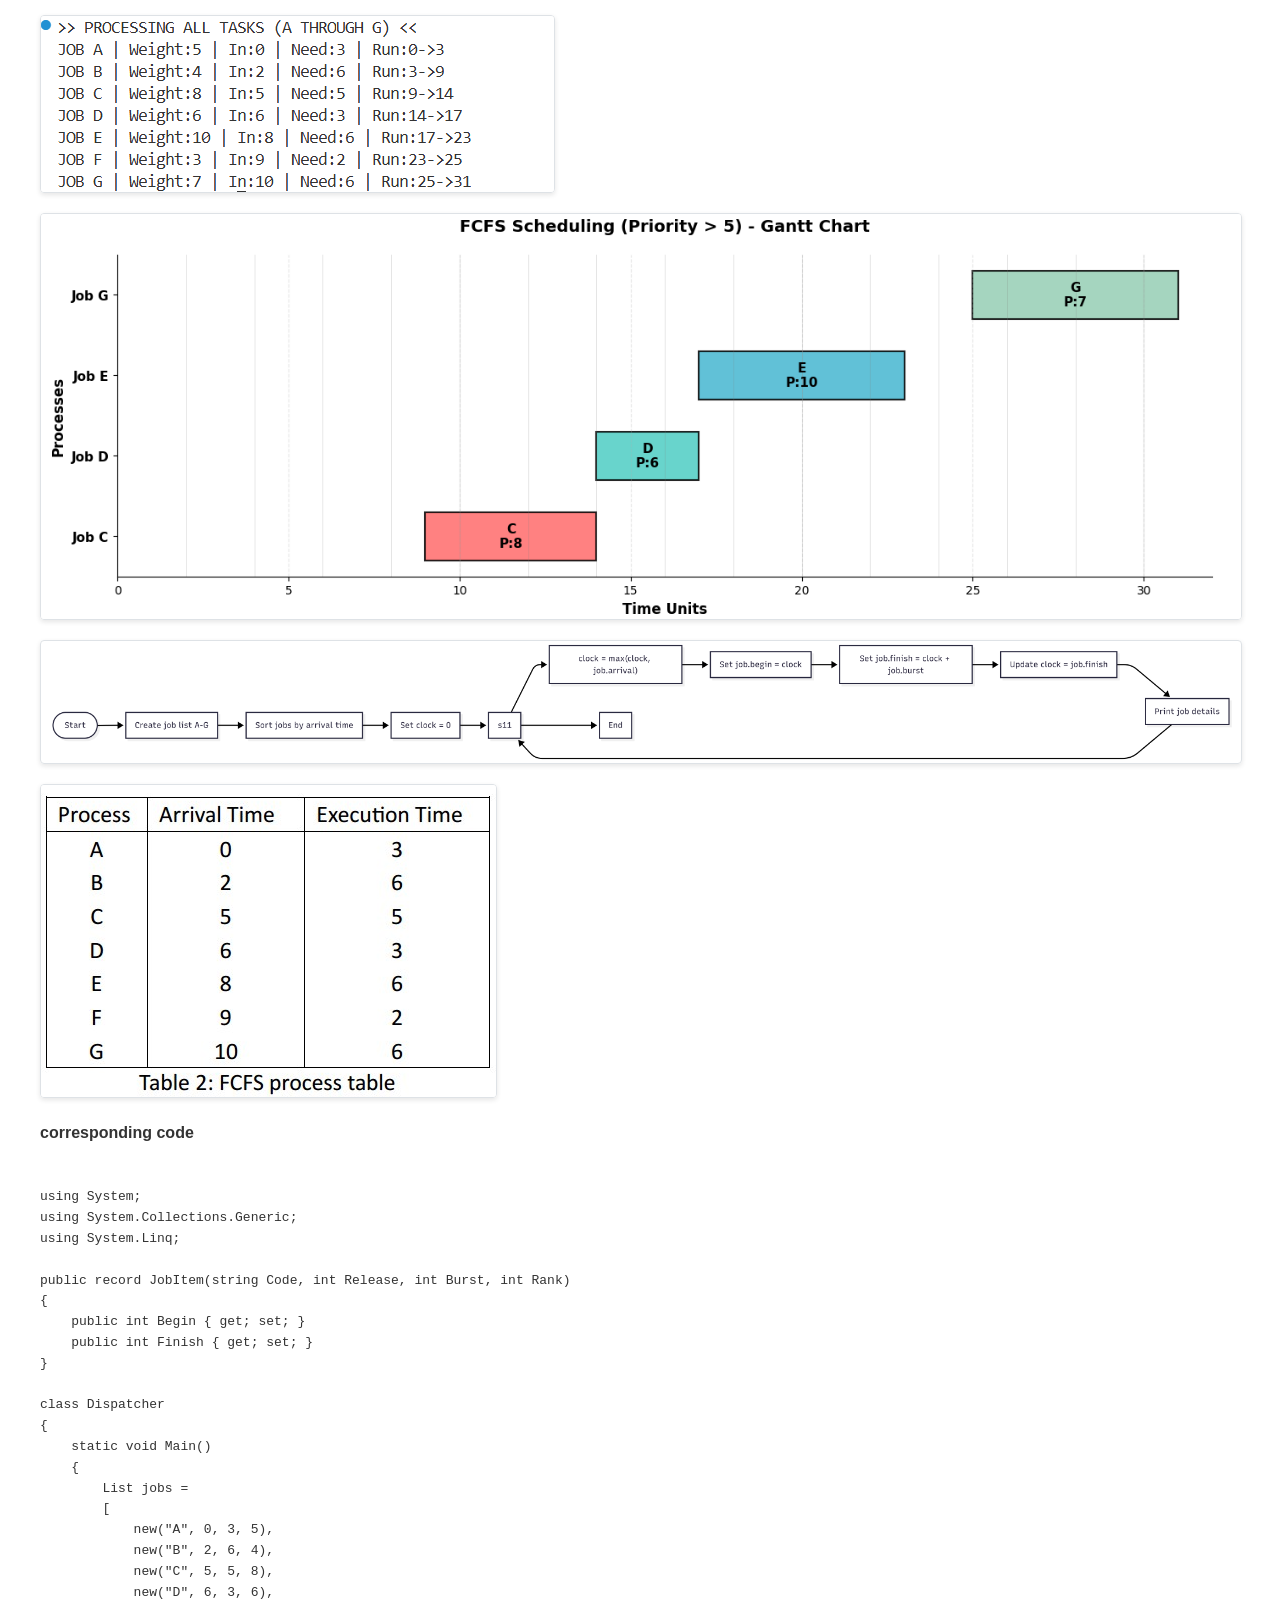
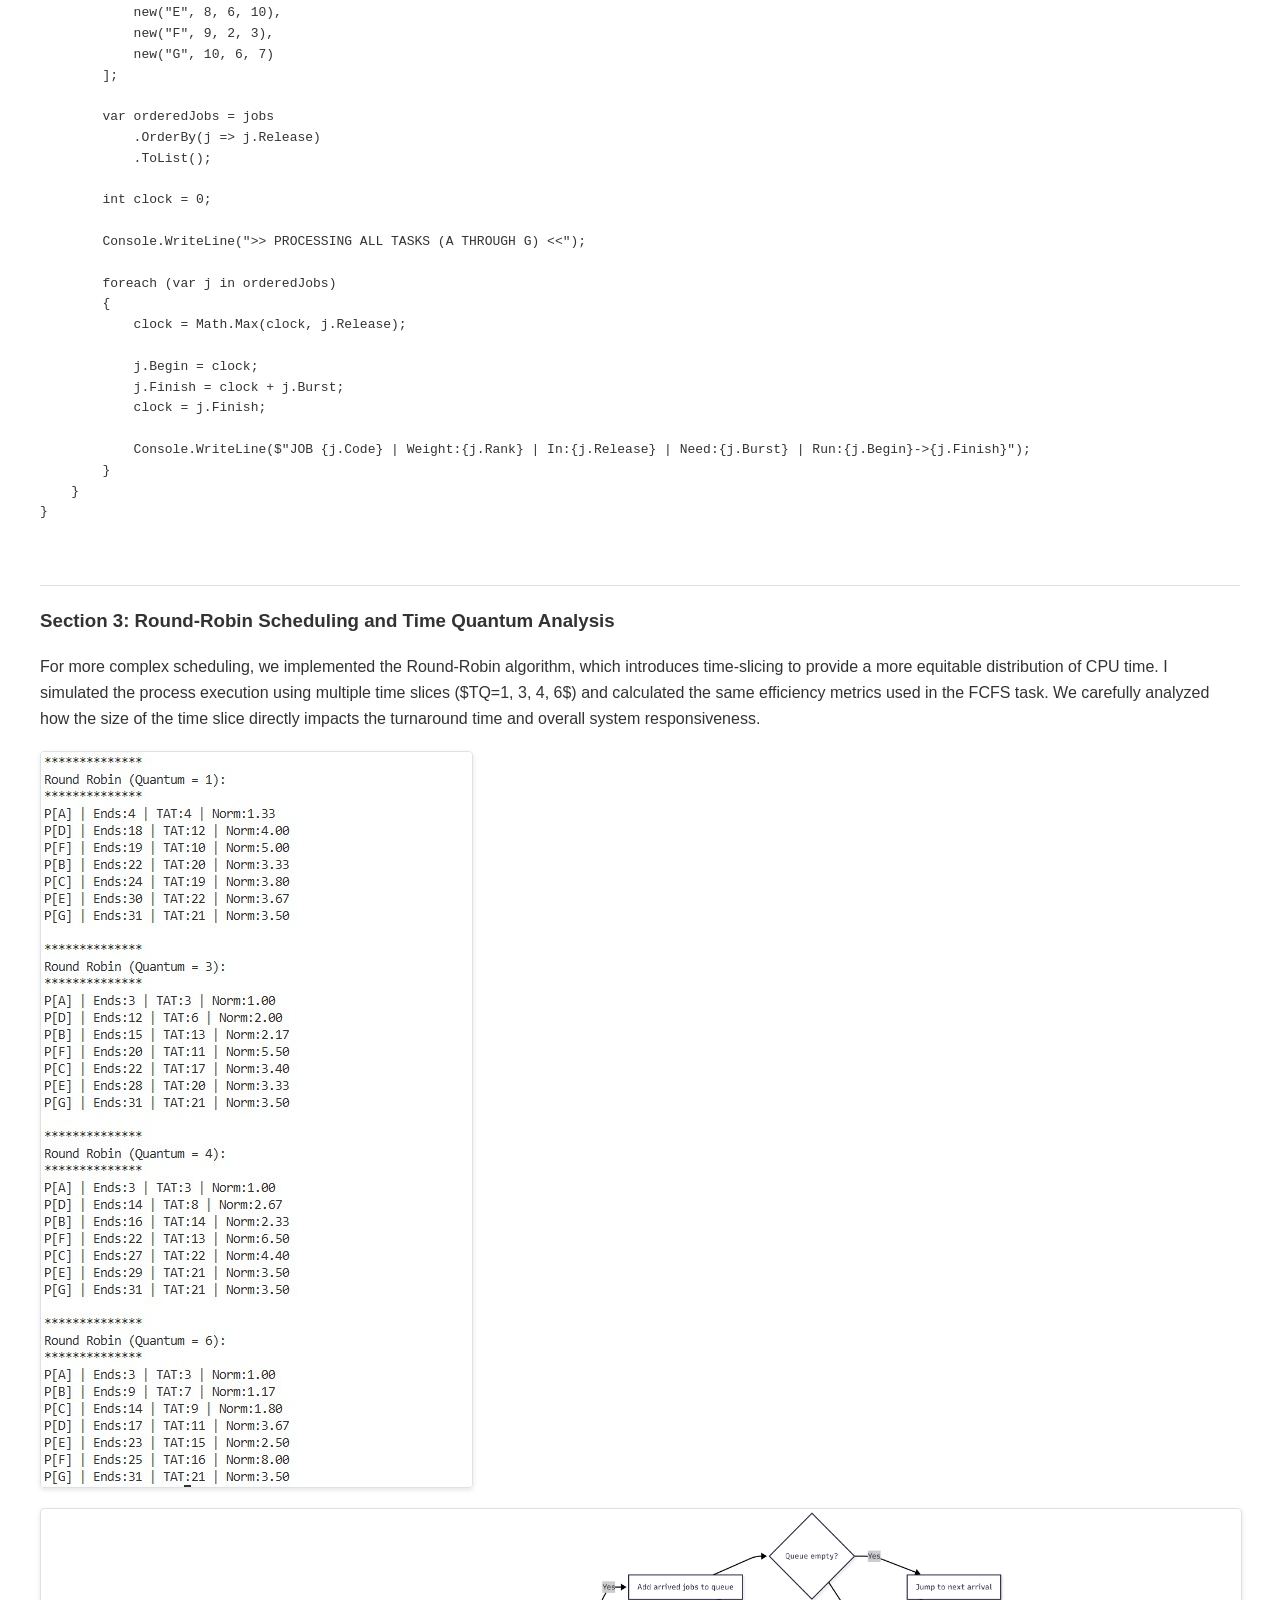
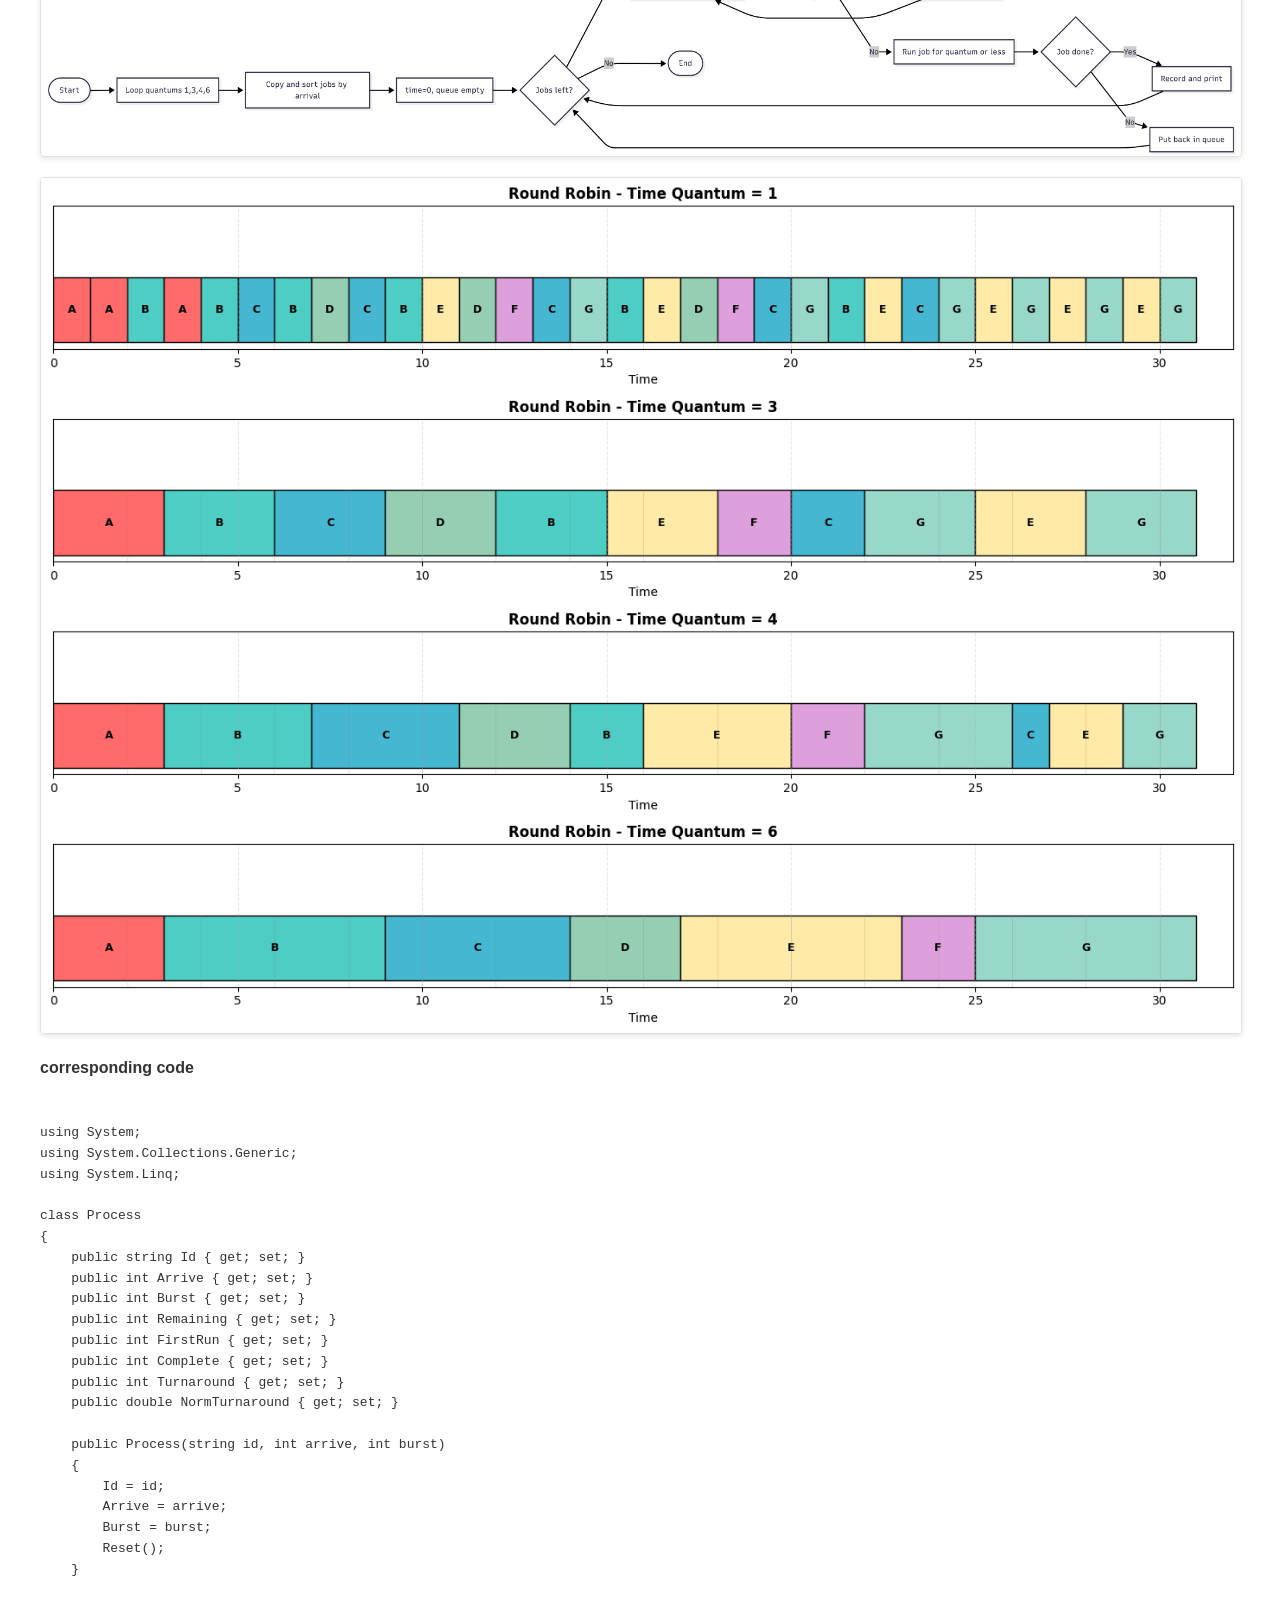
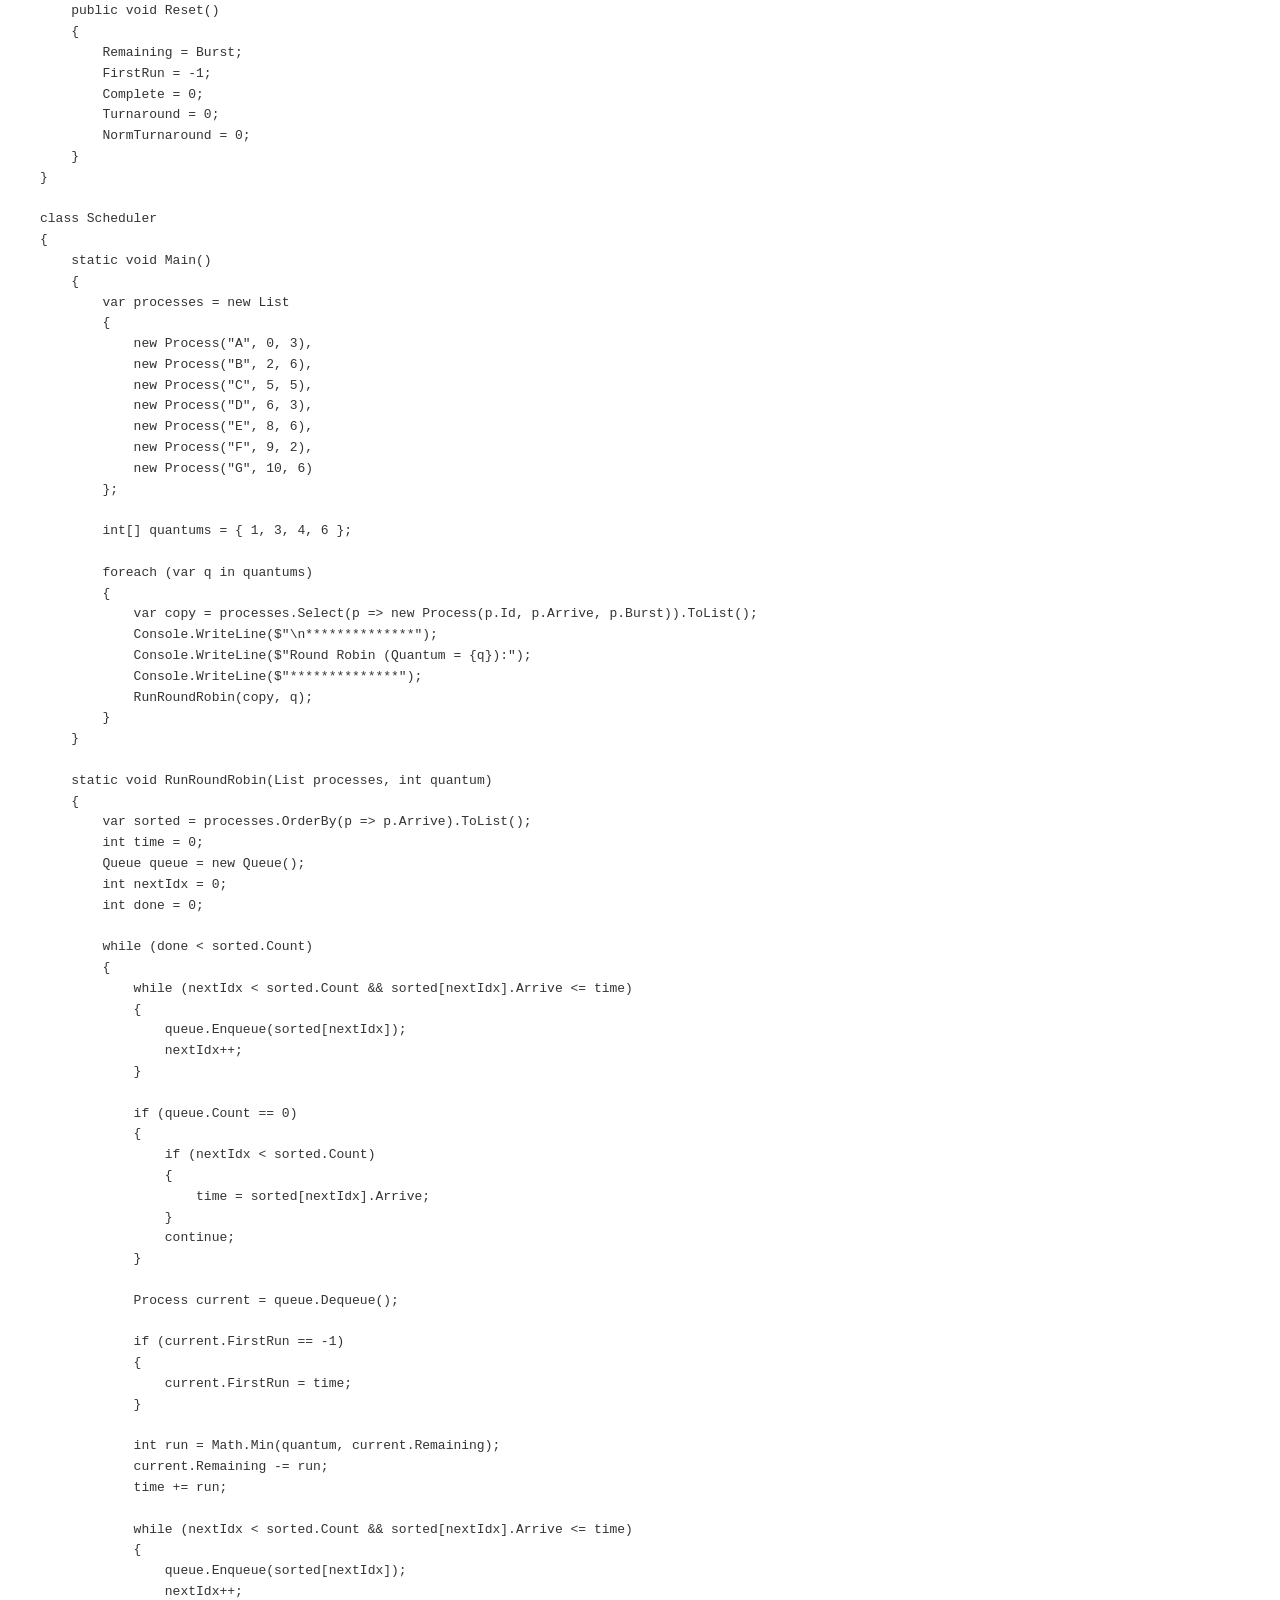
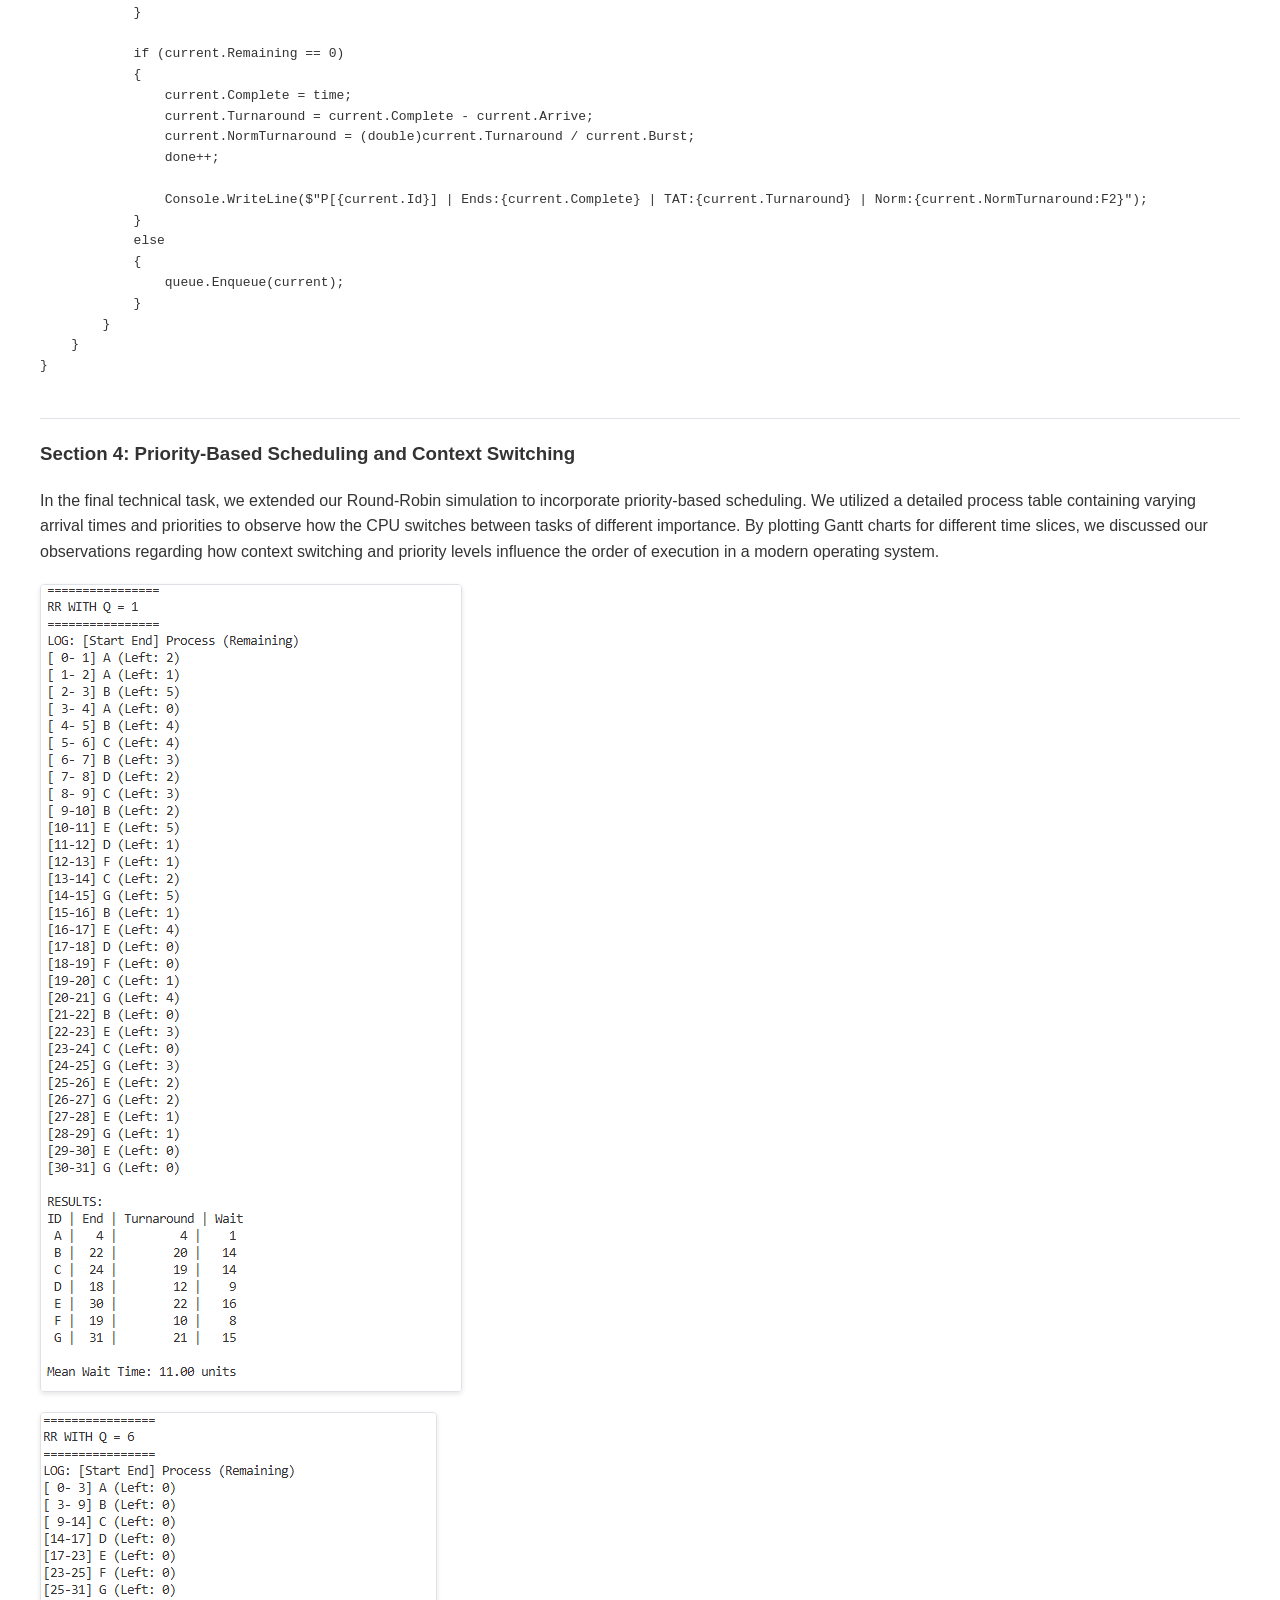
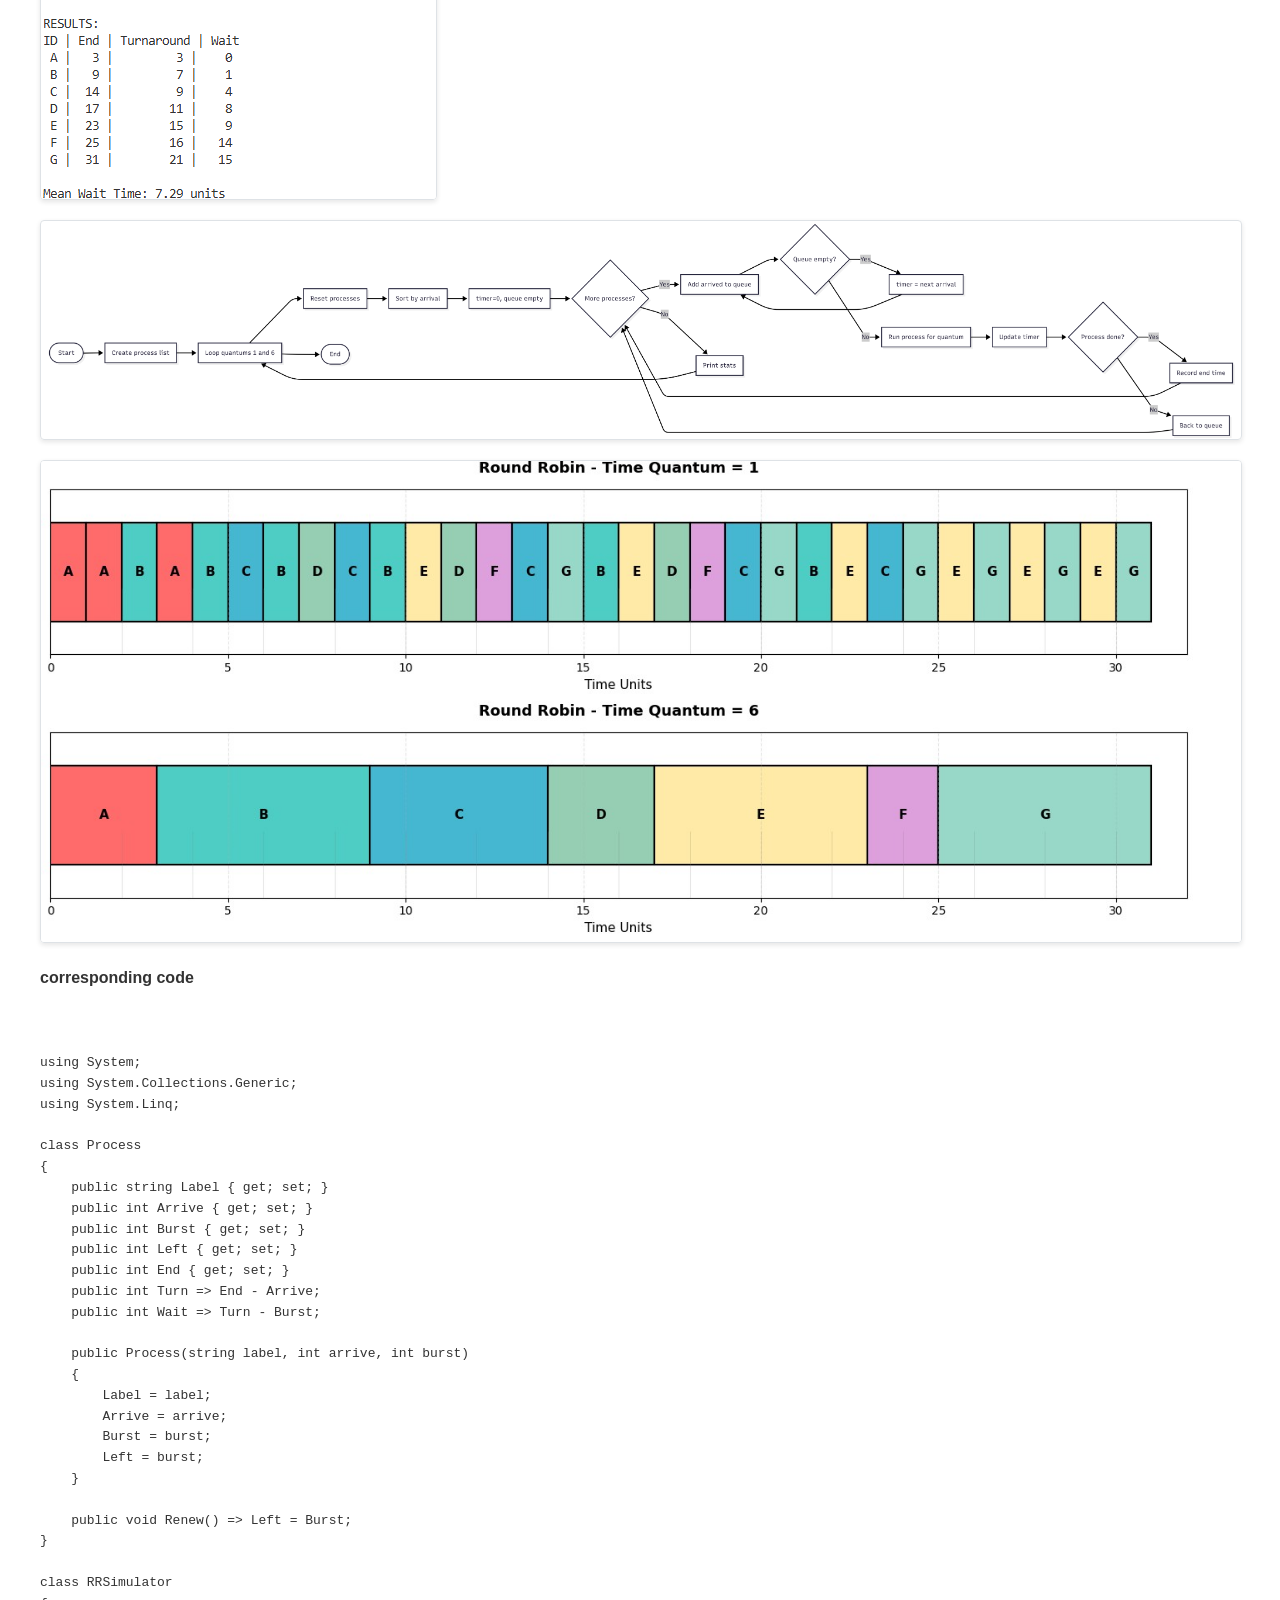
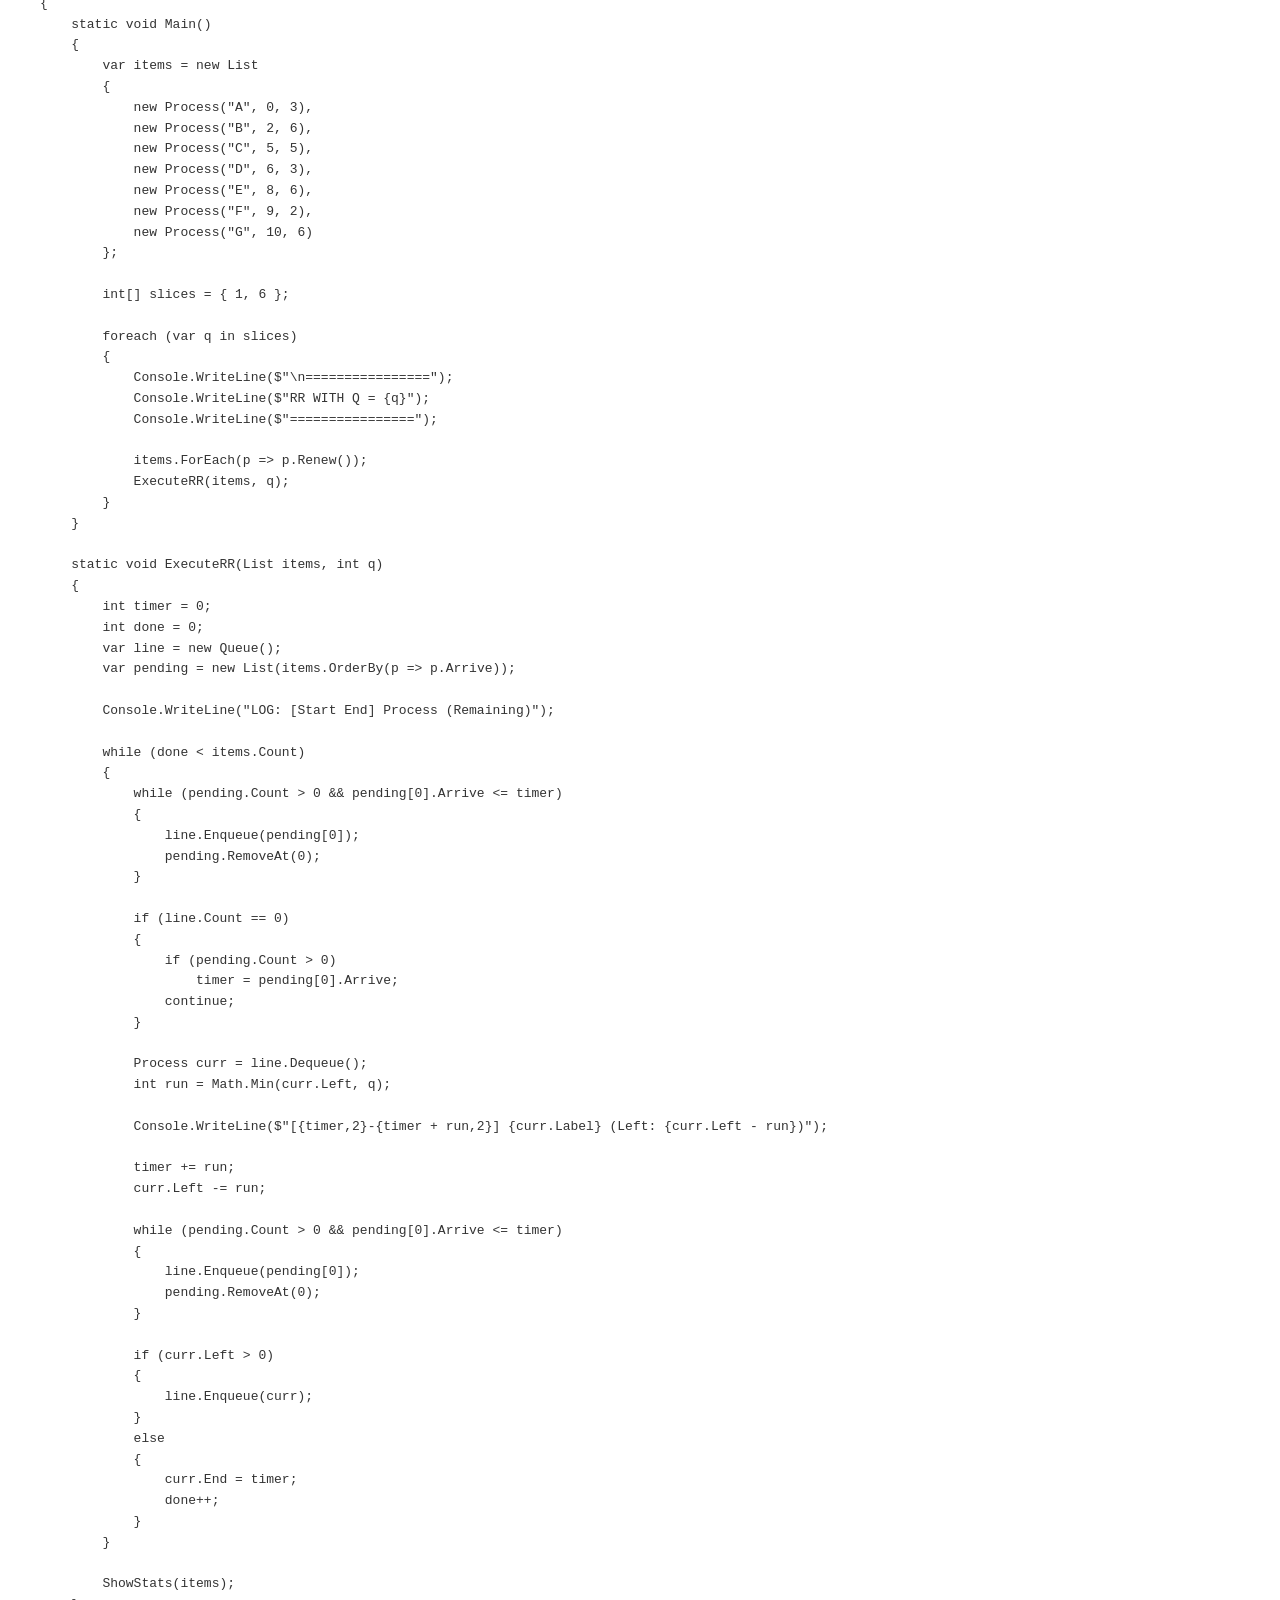
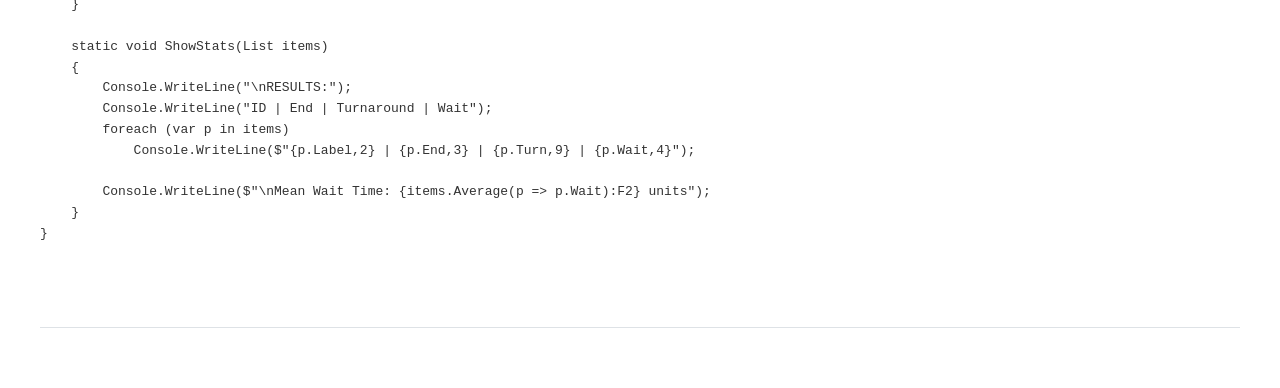
<file: Scheduling.html>
<!DOCTYPE html>
<html lang="en">
<head>
    <meta charset="UTF-8">
    <meta name="viewport" content="width=device-width, initial-scale=1.0">
    <title>OS Scheduling - ABDLHADI RASHID</title>
    <link rel="stylesheet" href="style.css">
</head>
<body>

    <button id="dark-mode-toggle">Toggle Dark Mode</button>

    <nav>
        <a href="index.html">Home</a>
        <a href="Introductory Lab.html">Introductory Lab</a>
        <a href="CICD1.html">CICD 1</a>
        <a href="CICD2.html">CICD 2</a>
        <a href="HTML_CSS_JS.html">HTML CSS and JavaScript</a>
        <a href="VM1.html">VM 1</a>
        <a href="VM2.html">VM 2</a>
        <a href="Scheduling.html">OS_Scheduling</a>
        <a href="Memory.html">Memory</a>
        <a href="Resource.html">OS_Resource_Allocation</a>
    </nav>

    <hr>

    <header>
        <h1 class="name">Lab 7: OS Scheduling</h1>
    </header>

    <hr>

<main>
        <section>
            <h2>Lab Overview</h2>
            <p class="description">
                In this lab, I implemented CPU scheduling algorithms in C#. I started with long-term scheduling by filtering jobs from a process table based on priority. Then I implemented FCFS scheduling to calculate finish time, turnaround time, and normalized turnaround time, and plotted Gantt charts. I also implemented Round-Robin scheduling with different time slices (TQ = 1, 3, 4, 6) and analyzed how time slice size affects performance. Finally, I extended Round-Robin to include priority-based scheduling and researched Priority Scheduling and SJN independently.
            </p>
        </section>

        <hr>

        <section>
            <h3>Section 1: Long-Term Scheduling Simulation</h3>
            <p>In this initial stage, we explored the role of the long-term scheduler by simulating a job queue based on a provided process table. I implemented a C# function designed to filter and admit specific jobs into the system based on predefined criteria, such as priority levels. This exercise helped us understand how an operating system manages the pool of available processes and decides which ones are ready to be transitioned into memory for execution.</p>
            			<img src="Pictures/7_00.jpg" alt="Local Workspace Setup">			
            			<img src="Pictures/7_01.png" alt="Local Workspace Setup">			
            			<img src="Pictures/7_02.jpg" alt="Local Workspace Setup">			
            			<img src="Pictures/7_03.jpg" alt="Local Workspace Setup">			

            <h4>corresponding code</h4>
            <pre><code>
using System;
using System.Collections.Generic;
using System.Linq;

public record TaskItem(string Name, int Arrival, int Length, int Priority)
{
    public int StartTime { get; set; }
    public int EndTime { get; set; }
}

class Program
{
    static void Main()
    {
        var tasks = new List<TaskItem>
        {
            new("A", 0, 3, 5),
            new("B", 2, 6, 4),
            new("C", 5, 5, 8),
            new("D", 6, 3, 6),
            new("E", 8, 6, 10),
            new("F", 9, 2, 3),
            new("G", 10, 6, 7)
        };

        var highPriorityTasks = tasks
            .Where(t => t.Priority > 5)
            .OrderBy(t => t.Arrival)
            .ToList();

        int currentTime = 0;

        Console.WriteLine("=== Scheduling Results ===");
        Console.WriteLine("----------------------------");

        foreach (var job in highPriorityTasks)
        {
            if (currentTime < job.Arrival)
                currentTime = job.Arrival;

            job.StartTime = currentTime;
            job.EndTime = currentTime + job.Length;
            currentTime = job.EndTime;

            Console.WriteLine($"Job [{job.Name}] | Priority:{job.Priority} | In:{job.Arrival} | Dur:{job.Length} | Start:{job.StartTime} | End:{job.EndTime}");
        }
    }
}



            </code></pre>
        </section>

        <hr>

        <section>
            <h3>Section 2: First-Come-First-Serve (FCFS) Implementation</h3>
            <p>We then moved into short-term CPU scheduling by implementing the First-Come-First-Serve (FCFS) algorithm. Using a dedicated process table, I developed a program to calculate essential performance metrics, including finish time, turnaround time, and normalized turnaround time for each process. To wrap up this task, we visualized the linear execution order of these processes by plotting a Gantt chart.</p>
                        <img src="Pictures/7_04.png" alt="Local Workspace Setup">			
            			<img src="Pictures/7_05.png" alt="Local Workspace Setup">			
            			<img src="Pictures/7_06.png" alt="Local Workspace Setup">			
            			<img src="Pictures/7_07.jpg" alt="Local Workspace Setup">	
            <h4>corresponding code</h4>
            <pre><code>
using System;
using System.Collections.Generic;
using System.Linq;

public record JobItem(string Code, int Release, int Burst, int Rank)
{
    public int Begin { get; set; }
    public int Finish { get; set; }
}

class Dispatcher
{
    static void Main()
    {
        List<JobItem> jobs = 
        [
            new("A", 0, 3, 5),
            new("B", 2, 6, 4),
            new("C", 5, 5, 8),
            new("D", 6, 3, 6),
            new("E", 8, 6, 10),
            new("F", 9, 2, 3),
            new("G", 10, 6, 7)
        ];

        var orderedJobs = jobs
            .OrderBy(j => j.Release)
            .ToList();

        int clock = 0;

        Console.WriteLine(">> PROCESSING ALL TASKS (A THROUGH G) <<");

        foreach (var j in orderedJobs)
        {
            clock = Math.Max(clock, j.Release);

            j.Begin = clock;
            j.Finish = clock + j.Burst;
            clock = j.Finish;

            Console.WriteLine($"JOB {j.Code} | Weight:{j.Rank} | In:{j.Release} | Need:{j.Burst} | Run:{j.Begin}->{j.Finish}");
        }
    }
}

            </code></pre>
        </section>

        <hr>

        <section>
            <h3>Section 3: Round-Robin Scheduling and Time Quantum Analysis</h3>
            <p>For more complex scheduling, we implemented the Round-Robin algorithm, which introduces time-slicing to provide a more equitable distribution of CPU time. I simulated the process execution using multiple time slices ($TQ=1, 3, 4, 6$) and calculated the same efficiency metrics used in the FCFS task. We carefully analyzed how the size of the time slice directly impacts the turnaround time and overall system responsiveness.</p>
                        <img src="Pictures/7_08.jpg" alt="Local Workspace Setup">			
            			<img src="Pictures/7_09.png" alt="Local Workspace Setup">			
            			<img src="Pictures/7_10.png" alt="Local Workspace Setup">
            <h4>corresponding code</h4>
            <pre><code>
using System;
using System.Collections.Generic;
using System.Linq;

class Process
{
    public string Id { get; set; }
    public int Arrive { get; set; }
    public int Burst { get; set; }
    public int Remaining { get; set; }
    public int FirstRun { get; set; }
    public int Complete { get; set; }
    public int Turnaround { get; set; }
    public double NormTurnaround { get; set; }

    public Process(string id, int arrive, int burst)
    {
        Id = id;
        Arrive = arrive;
        Burst = burst;
        Reset();
    }

    public void Reset()
    {
        Remaining = Burst;
        FirstRun = -1;
        Complete = 0;
        Turnaround = 0;
        NormTurnaround = 0;
    }
}

class Scheduler
{
    static void Main()
    {
        var processes = new List<Process>
        {
            new Process("A", 0, 3),
            new Process("B", 2, 6),
            new Process("C", 5, 5),
            new Process("D", 6, 3),
            new Process("E", 8, 6),
            new Process("F", 9, 2),
            new Process("G", 10, 6)
        };

        int[] quantums = { 1, 3, 4, 6 };

        foreach (var q in quantums)
        {
            var copy = processes.Select(p => new Process(p.Id, p.Arrive, p.Burst)).ToList();
            Console.WriteLine($"\n**************");
            Console.WriteLine($"Round Robin (Quantum = {q}):");
            Console.WriteLine($"**************");
            RunRoundRobin(copy, q);
        }
    }

    static void RunRoundRobin(List<Process> processes, int quantum)
    {
        var sorted = processes.OrderBy(p => p.Arrive).ToList();
        int time = 0;
        Queue<Process> queue = new Queue<Process>();
        int nextIdx = 0;
        int done = 0;

        while (done < sorted.Count)
        {
            while (nextIdx < sorted.Count && sorted[nextIdx].Arrive <= time)
            {
                queue.Enqueue(sorted[nextIdx]);
                nextIdx++;
            }

            if (queue.Count == 0)
            {
                if (nextIdx < sorted.Count)
                {
                    time = sorted[nextIdx].Arrive;
                }
                continue;
            }

            Process current = queue.Dequeue();

            if (current.FirstRun == -1)
            {
                current.FirstRun = time;
            }

            int run = Math.Min(quantum, current.Remaining);
            current.Remaining -= run;
            time += run;

            while (nextIdx < sorted.Count && sorted[nextIdx].Arrive <= time)
            {
                queue.Enqueue(sorted[nextIdx]);
                nextIdx++;
            }

            if (current.Remaining == 0)
            {
                current.Complete = time;
                current.Turnaround = current.Complete - current.Arrive;
                current.NormTurnaround = (double)current.Turnaround / current.Burst;
                done++;

                Console.WriteLine($"P[{current.Id}] | Ends:{current.Complete} | TAT:{current.Turnaround} | Norm:{current.NormTurnaround:F2}");
            }
            else
            {
                queue.Enqueue(current);
            }
        }
    }
}
            </code></pre>
        </section>

        <hr>

        <section>
            <h3>Section 4: Priority-Based Scheduling and Context Switching</h3>
            <p>In the final technical task, we extended our Round-Robin simulation to incorporate priority-based scheduling. We utilized a detailed process table containing varying arrival times and priorities to observe how the CPU switches between tasks of different importance. By plotting Gantt charts for different time slices, we discussed our observations regarding how context switching and priority levels influence the order of execution in a modern operating system.</p>
                        <img src="Pictures/7_11.png" alt="Local Workspace Setup">			
            			<img src="Pictures/7_12.png" alt="Local Workspace Setup">			
            			<img src="Pictures/7_13.png" alt="Local Workspace Setup">			
            			<img src="Pictures/7_14.jpg" alt="Local Workspace Setup">
            <h4>corresponding code</h4>
            <pre><code>

using System;
using System.Collections.Generic;
using System.Linq;

class Process
{
    public string Label { get; set; }
    public int Arrive { get; set; }
    public int Burst { get; set; }
    public int Left { get; set; }
    public int End { get; set; }
    public int Turn => End - Arrive;
    public int Wait => Turn - Burst;

    public Process(string label, int arrive, int burst)
    {
        Label = label;
        Arrive = arrive;
        Burst = burst;
        Left = burst;
    }

    public void Renew() => Left = Burst;
}

class RRSimulator
{
    static void Main()
    {
        var items = new List<Process>
        {
            new Process("A", 0, 3),
            new Process("B", 2, 6),
            new Process("C", 5, 5),
            new Process("D", 6, 3),
            new Process("E", 8, 6),
            new Process("F", 9, 2),
            new Process("G", 10, 6)
        };

        int[] slices = { 1, 6 };

        foreach (var q in slices)
        {
            Console.WriteLine($"\n================");
            Console.WriteLine($"RR WITH Q = {q}");
            Console.WriteLine($"================");
            
            items.ForEach(p => p.Renew());
            ExecuteRR(items, q);
        }
    }

    static void ExecuteRR(List<Process> items, int q)
    {
        int timer = 0;
        int done = 0;
        var line = new Queue<Process>();
        var pending = new List<Process>(items.OrderBy(p => p.Arrive));
        
        Console.WriteLine("LOG: [Start End] Process (Remaining)");

        while (done < items.Count)
        {
            while (pending.Count > 0 && pending[0].Arrive <= timer)
            {
                line.Enqueue(pending[0]);
                pending.RemoveAt(0);
            }

            if (line.Count == 0)
            {
                if (pending.Count > 0)
                    timer = pending[0].Arrive;
                continue;
            }

            Process curr = line.Dequeue();
            int run = Math.Min(curr.Left, q);
            
            Console.WriteLine($"[{timer,2}-{timer + run,2}] {curr.Label} (Left: {curr.Left - run})");
            
            timer += run;
            curr.Left -= run;

            while (pending.Count > 0 && pending[0].Arrive <= timer)
            {
                line.Enqueue(pending[0]);
                pending.RemoveAt(0);
            }

            if (curr.Left > 0)
            {
                line.Enqueue(curr);
            }
            else
            {
                curr.End = timer;
                done++;
            }
        }

        ShowStats(items);
    }

    static void ShowStats(List<Process> items)
    {
        Console.WriteLine("\nRESULTS:");
        Console.WriteLine("ID | End | Turnaround | Wait");
        foreach (var p in items)
            Console.WriteLine($"{p.Label,2} | {p.End,3} | {p.Turn,9} | {p.Wait,4}");
        
        Console.WriteLine($"\nMean Wait Time: {items.Average(p => p.Wait):F2} units");
    }
}


            </code></pre>
        </section>

        <hr>
    </main>

    <script src="script.js"></script>
</body>
</html>
</file>
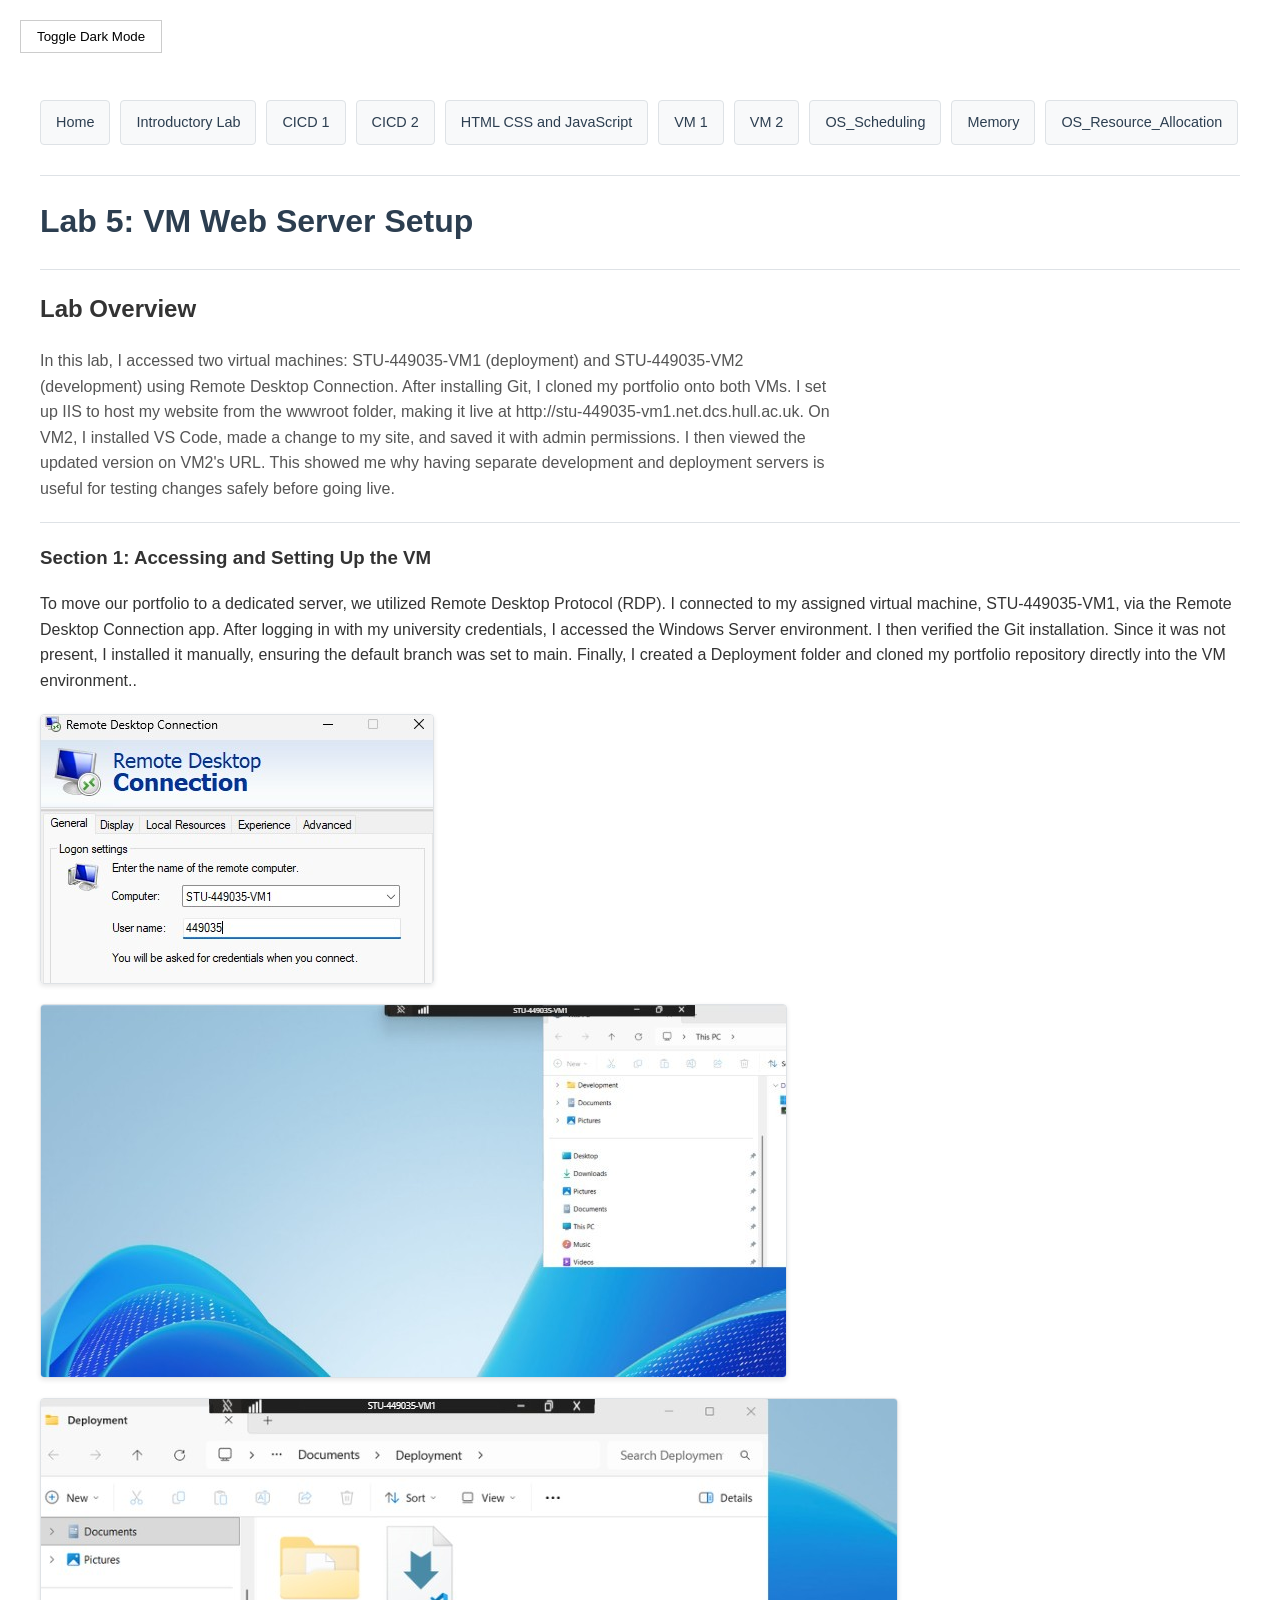
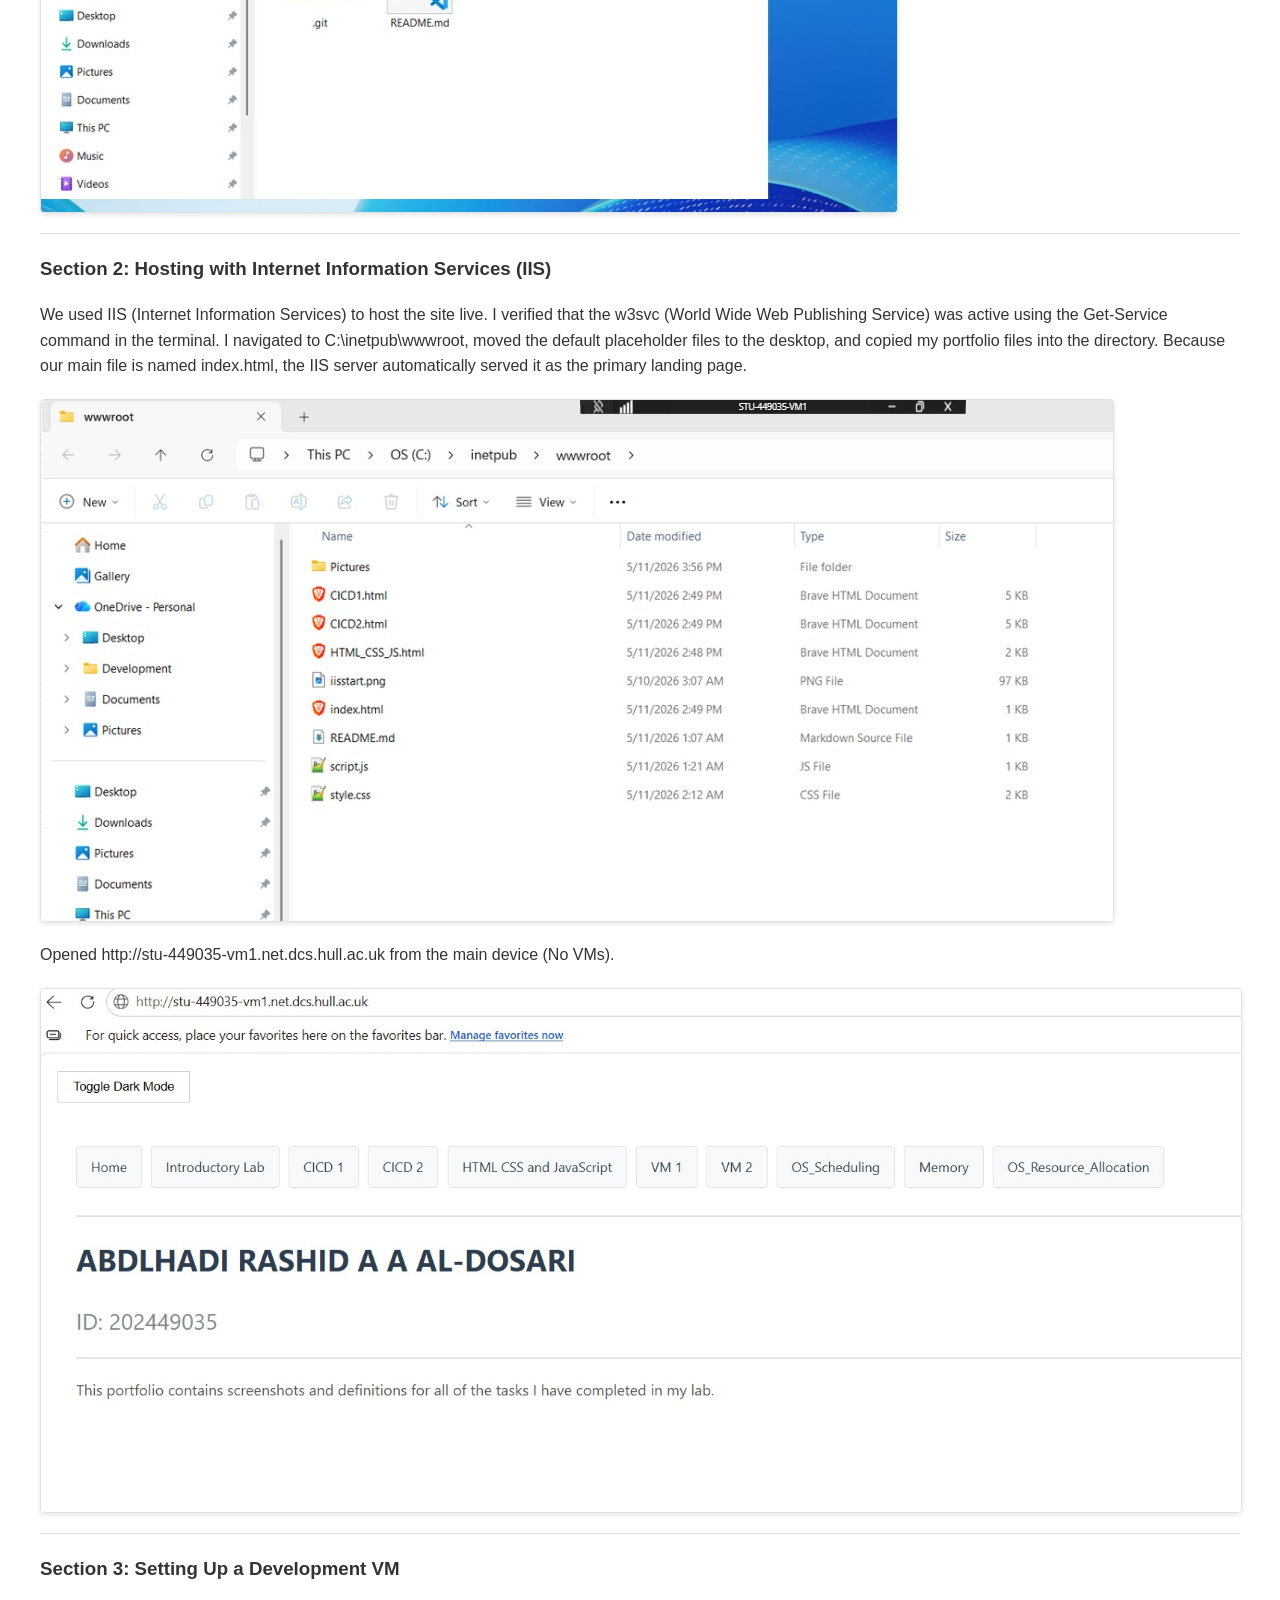
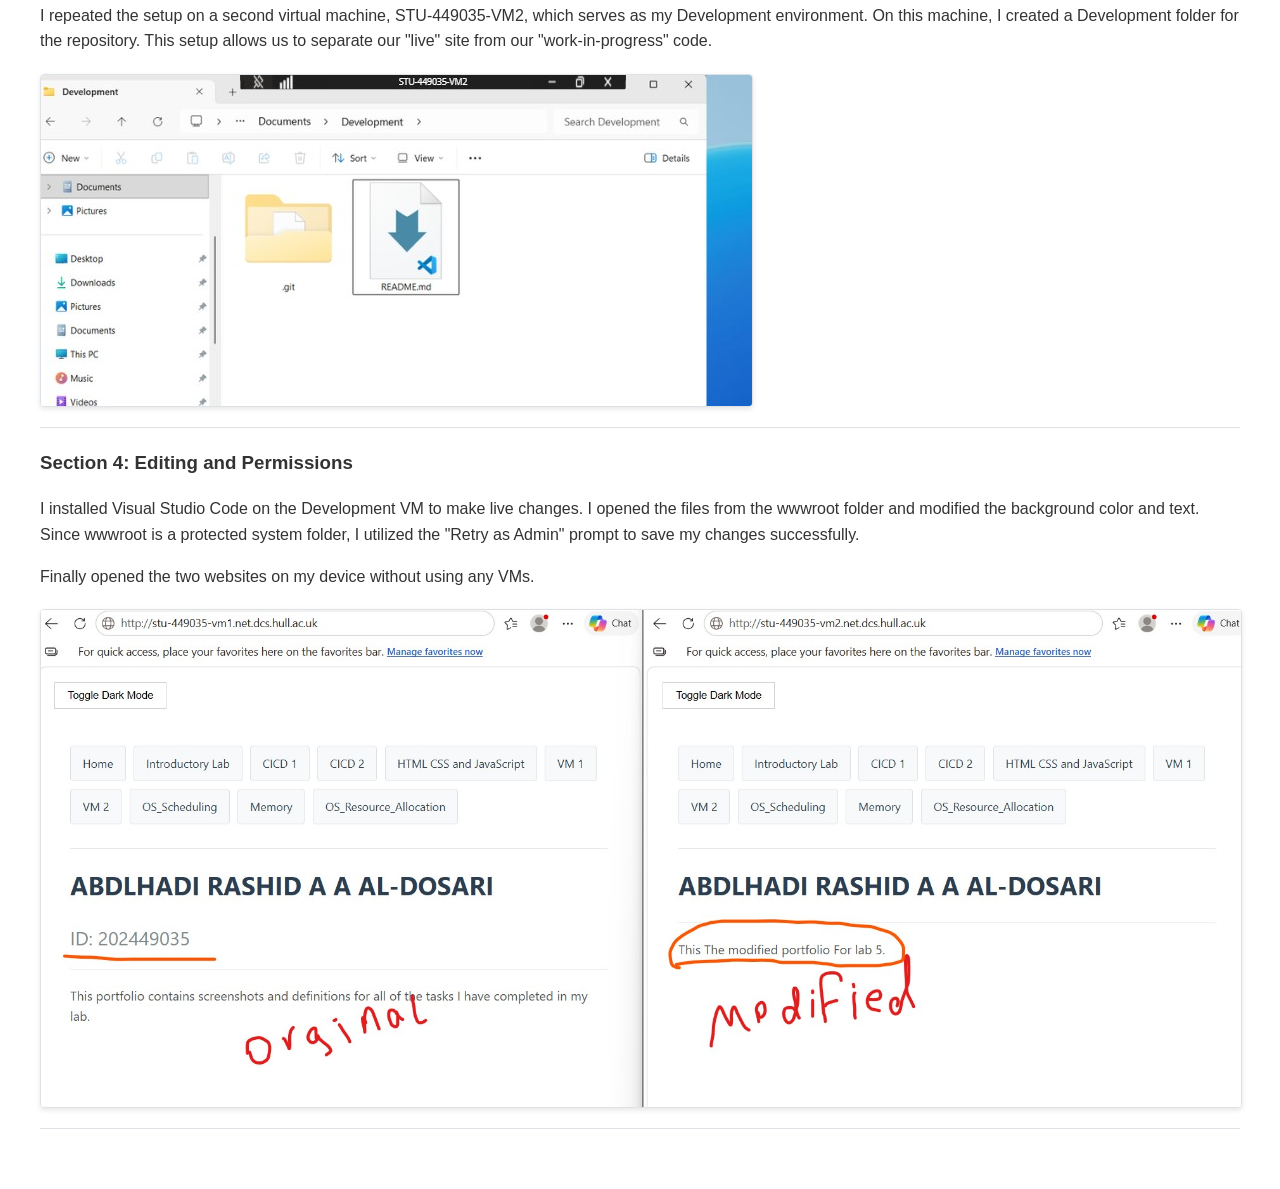
<file: VM1.html>
<!DOCTYPE html>
<html lang="en">
<head>
    <meta charset="UTF-8">
    <meta name="viewport" content="width=device-width, initial-scale=1.0">
    <title>VM Setup - ABDLHADI RASHID</title>
    <link rel="stylesheet" href="style.css">
</head>
<body>

    <button id="dark-mode-toggle">Toggle Dark Mode</button>

    <nav>
        <a href="index.html">Home</a>
        <a href="Introductory Lab.html">Introductory Lab</a>
        <a href="CICD1.html">CICD 1</a>
        <a href="CICD2.html">CICD 2</a>
        <a href="HTML_CSS_JS.html">HTML CSS and JavaScript</a>
        <a href="VM1.html">VM 1</a>
        <a href="VM2.html">VM 2</a>
        <a href="Scheduling.html">OS_Scheduling</a>
        <a href="Memory.html">Memory</a>
        <a href="Resource.html">OS_Resource_Allocation</a>
    </nav>

    <hr>

    <header>
        <h1 class="name">Lab 5: VM Web Server Setup</h1>
    </header>

    <hr>

<main>
        <section>
            <h2>Lab Overview</h2>
            <p class="description">
			In this lab, I accessed two virtual machines: STU-449035-VM1 (deployment) and STU-449035-VM2 (development) using Remote Desktop Connection. After installing Git, I cloned my portfolio onto both VMs. I set up IIS to host my website from the wwwroot folder, making it live at http://stu-449035-vm1.net.dcs.hull.ac.uk. On VM2, I installed VS Code, made a change to my site, and saved it with admin permissions. I then viewed the updated version on VM2's URL. This showed me why having separate development and deployment servers is useful for testing changes safely before going live.
            </p>
        </section>

        <hr>

        <section>
            <h3>Section 1: Accessing and Setting Up the VM</h3>
            <p>To move our portfolio to a dedicated server, we utilized Remote Desktop Protocol (RDP). I connected to my assigned virtual machine, STU-449035-VM1, via the Remote Desktop Connection app. After logging in with my university credentials, I accessed the Windows Server environment.
I then verified the Git installation. Since it was not present, I installed it manually, ensuring the default branch was set to main. Finally, I created a Deployment folder and cloned my portfolio repository directly into the VM environment..</p>
            			<img src="Pictures/5_00.jpg" alt="Local Workspace Setup">			
            			<img src="Pictures/5_01.jpg" alt="Local Workspace Setup">			
            			<img src="Pictures/5_02.jpg" alt="Local Workspace Setup">			

			</section>

        <hr>

        <section>
            <h3>Section 2: Hosting with Internet Information Services (IIS)</h3>
<P>We used IIS (Internet Information Services) to host the site live. I verified that the w3svc (World Wide Web Publishing Service) was active using the Get-Service command in the terminal.
I navigated to C:\inetpub\wwwroot, moved the default placeholder files to the desktop, and copied my portfolio files into the directory. Because our main file is named index.html, the IIS server automatically served it as the primary landing page.</P>                                    			
<img src="Pictures/5_03.jpg" alt="Local Workspace Setup">			

			<p>Opened http://stu-449035-vm1.net.dcs.hull.ac.uk from the main device (No VMs).</a></p>
                        			<img src="Pictures/5_04.jpg" alt="Local Workspace Setup">			

			</section>

        <hr>

        <section>
            <h3>Section 3: Setting Up a Development VM</h3>
<P>I repeated the setup on a second virtual machine, STU-449035-VM2, which serves as my Development environment. On this machine, I created a Development folder for the repository. This setup allows us to separate our "live" site from our "work-in-progress" code.</P>                                    			
<img src="Pictures/5_05.jpg" alt="Local Workspace Setup">			

			</section>

        <hr>

        <section>
            <h3>Section 4: Editing and Permissions</h3>
<P>I installed Visual Studio Code on the Development VM to make live changes. I opened the files from the wwwroot folder and modified the background color and text. Since wwwroot is a protected system folder, I utilized the "Retry as Admin" prompt to save my changes successfully.</P>
<P>Finally opened the two websites on my device without using any VMs.</P>
                        			<img src="Pictures/5_06.jpg" alt="Local Workspace Setup">			

			</section>

        <hr>

    </main>

    <script src="script.js"></script>
</body>
</html>
</file>
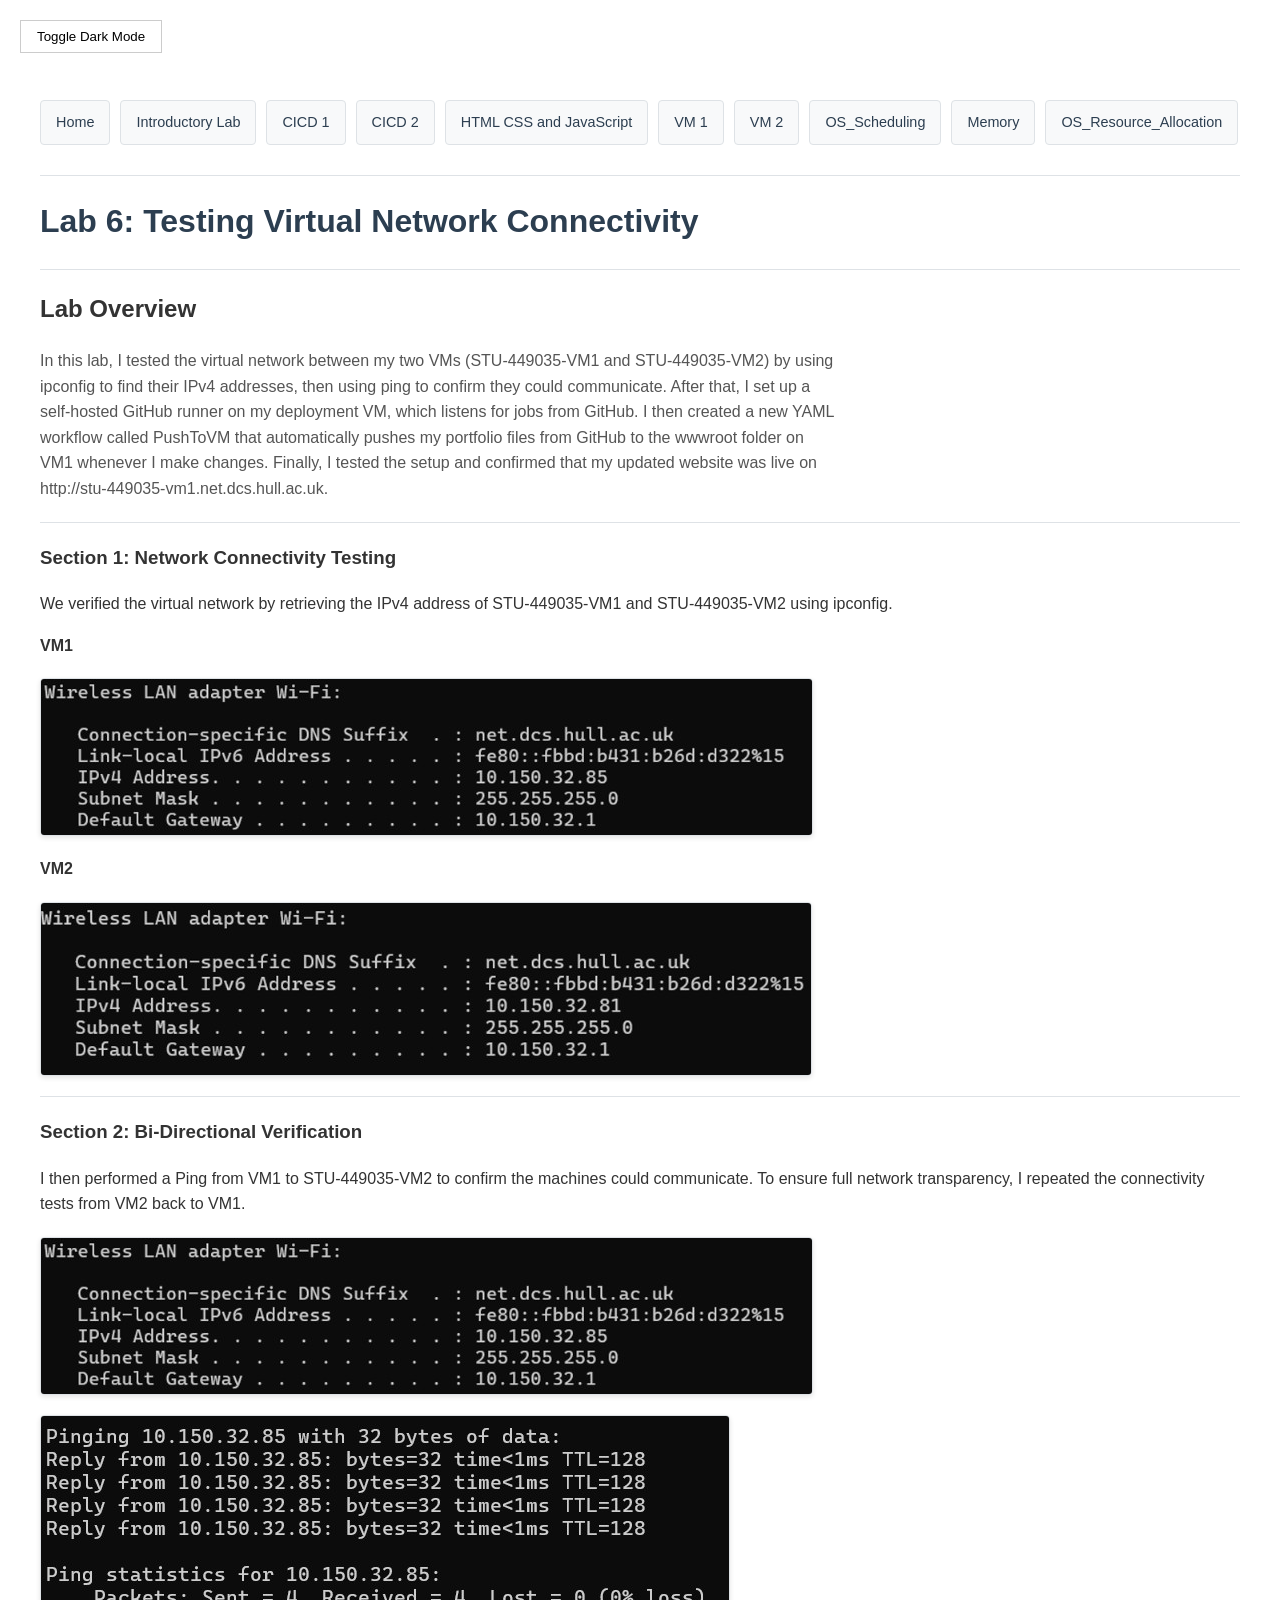
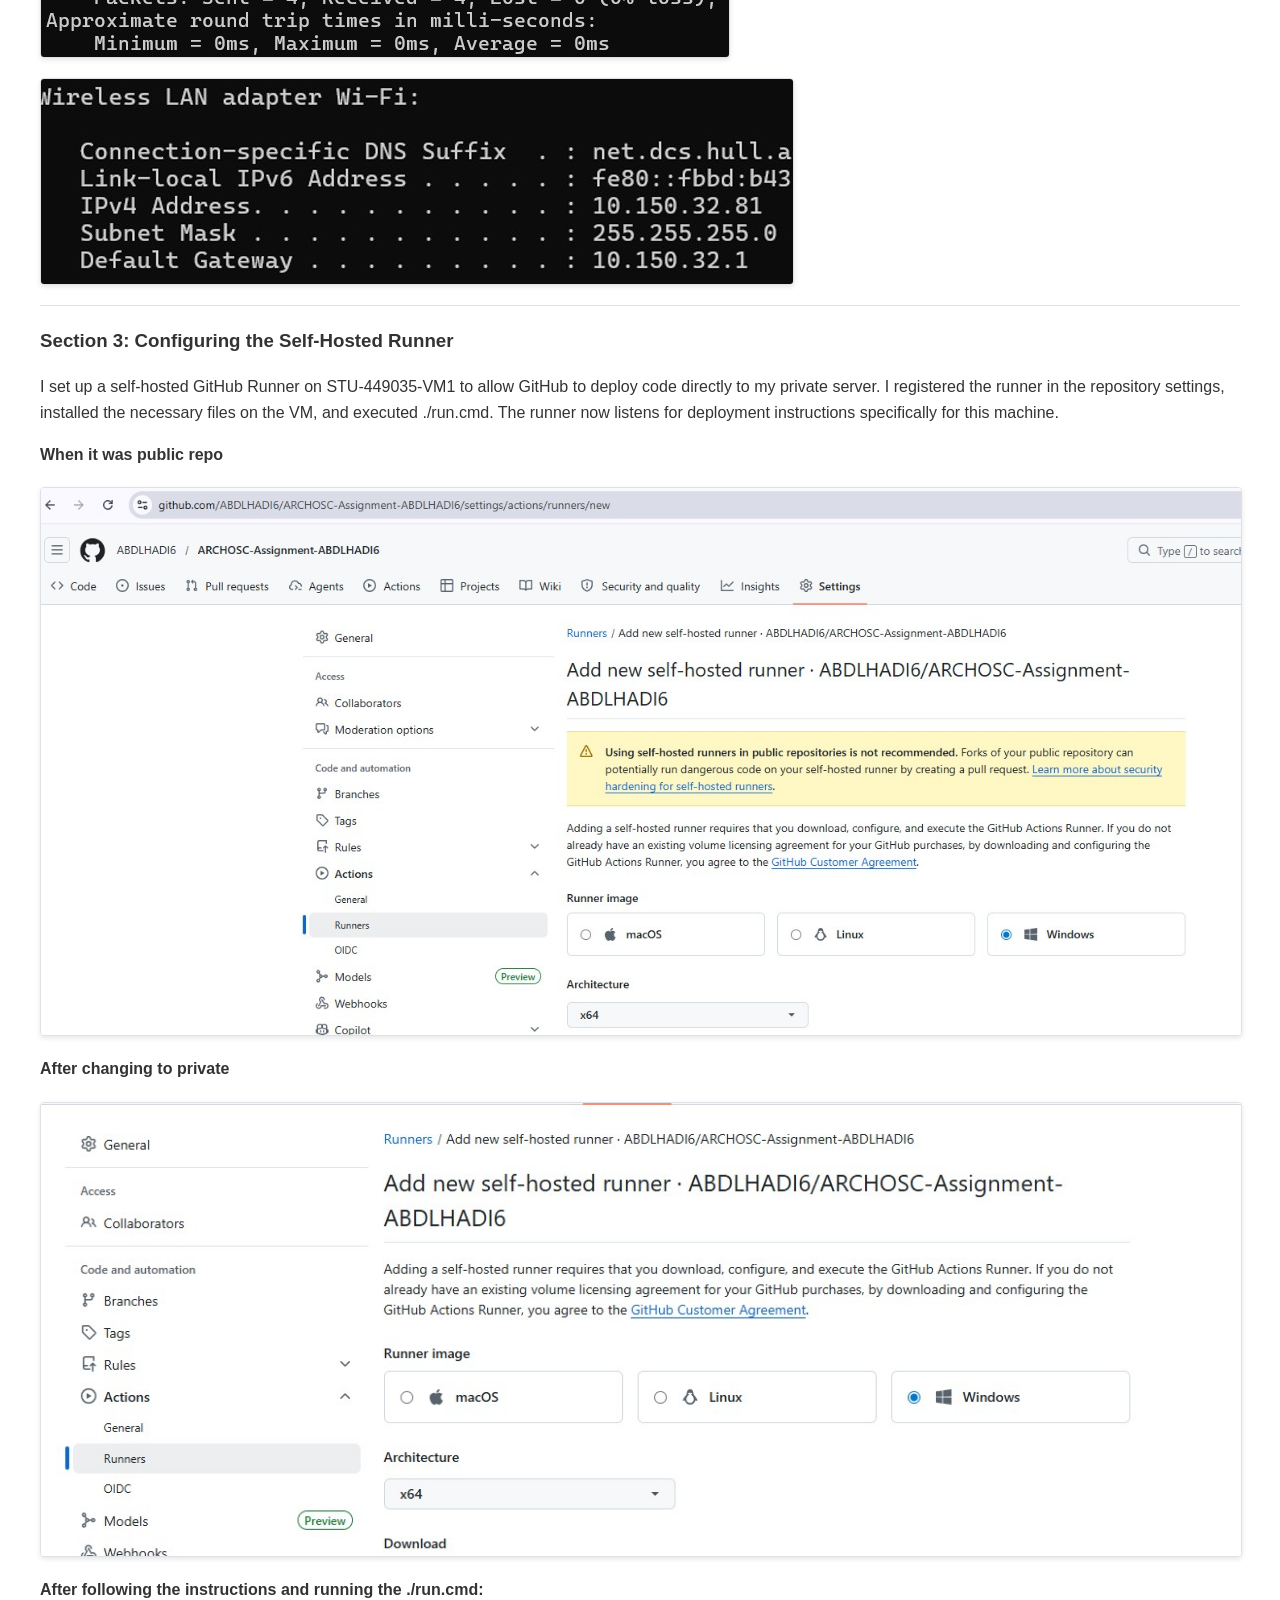
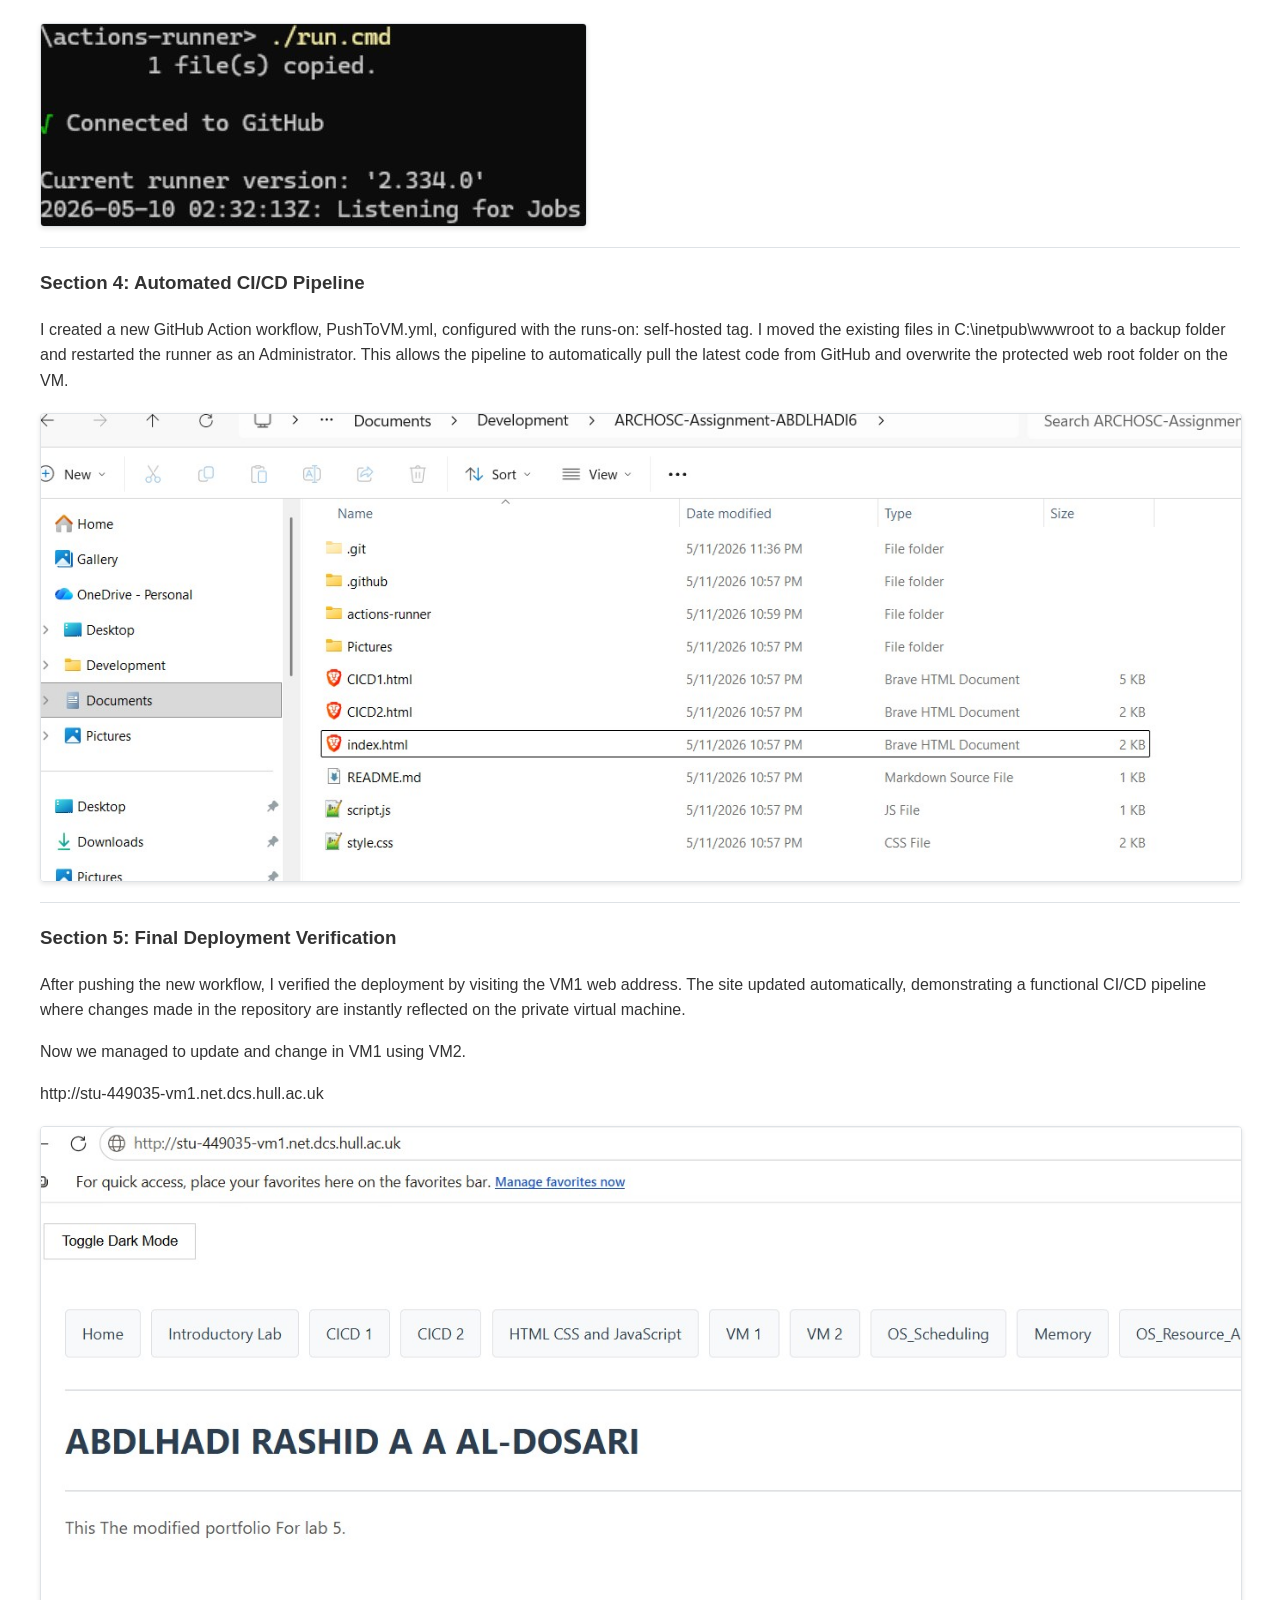
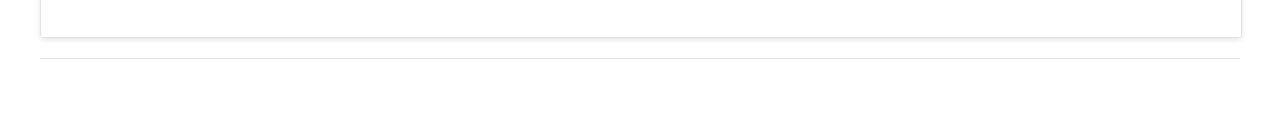
<file: VM2.html>
<!DOCTYPE html>
<html lang="en">
<head>
    <meta charset="UTF-8">
    <meta name="viewport" content="width=device-width, initial-scale=1.0">
    <title>VM Connectivity - ABDLHADI RASHID</title>
    <link rel="stylesheet" href="style.css">
</head>
<body>

    <button id="dark-mode-toggle">Toggle Dark Mode</button>

    <nav>
        <a href="index.html">Home</a>
        <a href="Introductory Lab.html">Introductory Lab</a>
        <a href="CICD1.html">CICD 1</a>
        <a href="CICD2.html">CICD 2</a>
        <a href="HTML_CSS_JS.html">HTML CSS and JavaScript</a>
        <a href="VM1.html">VM 1</a>
        <a href="VM2.html">VM 2</a>
        <a href="Scheduling.html">OS_Scheduling</a>
        <a href="Memory.html">Memory</a>
        <a href="Resource.html">OS_Resource_Allocation</a>
    </nav>

    <hr>

    <header>
        <h1 class="name">Lab 6: Testing Virtual Network Connectivity</h1>
    </header>

    <hr>

<main>
        <section>
            <h2>Lab Overview</h2>
            <p class="description">
                In this lab, I tested the virtual network between my two VMs (STU-449035-VM1 and STU-449035-VM2) by using ipconfig to find their IPv4 addresses, then using ping to confirm they could communicate. After that, I set up a self-hosted GitHub runner on my deployment VM, which listens for jobs from GitHub. I then created a new YAML workflow called PushToVM that automatically pushes my portfolio files from GitHub to the wwwroot folder on VM1 whenever I make changes. Finally, I tested the setup and confirmed that my updated website was live on http://stu-449035-vm1.net.dcs.hull.ac.uk.

			</p>
        </section>

        <hr>

        <section>
            <h3>Section 1: Network Connectivity Testing</h3>
            <p>We verified the virtual network by retrieving the IPv4 address of STU-449035-VM1 and STU-449035-VM2 using ipconfig.</p>
            <p><strong>VM1</strong></p>
			                        			<img src="Pictures/6_00.jpg" alt="Local Workspace Setup">			

            <p><strong>VM2</strong></p>
			                        			<img src="Pictures/6_01.jpg" alt="Local Workspace Setup">			

            </section>

        <hr>

        <section>
            <h3>Section 2: Bi-Directional Verification</h3>
            <p>I then performed a Ping from VM1 to STU-449035-VM2 to confirm the machines could communicate. To ensure full network transparency, I repeated the connectivity tests from VM2 back to VM1.</p>
                                    			<img src="Pictures/6_00.jpg" alt="Local Workspace Setup">			
                        			<img src="Pictures/6_02.jpg" alt="Local Workspace Setup">			
                        			<img src="Pictures/6_03.jpg" alt="Local Workspace Setup">			

			</section>

        <hr>

        <section>
            <h3>Section 3: Configuring the Self-Hosted Runner</h3>
            <p>I set up a self-hosted GitHub Runner on STU-449035-VM1 to allow GitHub to deploy code directly to my private server. I registered the runner in the repository settings, installed the necessary files on the VM, and executed ./run.cmd. The runner now listens for deployment instructions specifically for this machine.</p>
            <p><strong>When it was public repo</strong></p>
			                        			<img src="Pictures/6_04.jpg" alt="Local Workspace Setup">			
            <p><strong>After changing to private</strong></p>
			                        			<img src="Pictures/6_05.jpg" alt="Local Workspace Setup">			
            <p><strong>After following the instructions and running the ./run.cmd:</strong></p>
			                        			<img src="Pictures/6_06.jpg" alt="Local Workspace Setup">			

            </section>

        <hr>

        <section>
            <h3>Section 4: Automated CI/CD Pipeline</h3>
            <p>I created a new GitHub Action workflow, PushToVM.yml, configured with the runs-on: self-hosted tag. I moved the existing files in C:\inetpub\wwwroot to a backup folder and restarted the runner as an Administrator. This allows the pipeline to automatically pull the latest code from GitHub and overwrite the protected web root folder on the VM.</p>
                                    			<img src="Pictures/6_07.jpg" alt="Local Workspace Setup">			

			</section>

        <hr>

        <section>
            <h3>Section 5: Final Deployment Verification</h3>
            <p>After pushing the new workflow, I verified the deployment by visiting the VM1 web address. The site updated automatically, demonstrating a functional CI/CD pipeline where changes made in the repository are instantly reflected on the private virtual machine.</p>
            <p>Now we managed to update and change in VM1 using VM2.</p>
            <p>http://stu-449035-vm1.net.dcs.hull.ac.uk</p>
                                    			<img src="Pictures/6_08.jpg" alt="Local Workspace Setup">			

			</section>

        <hr>
    </main>
    <script src="script.js"></script>
</body>
</html>
</file>
<file: style.css>
body {
    font-family: 'Segoe UI', Tahoma, Geneva, Verdana, sans-serif;
    line-height: 1.6;
    transition: background-color 0.3s, color 0.3s;
    margin: 0;
    padding: 40px;
    background-color: #ffffff;
    color: #333333;
}

/* Dark Mode Colors */
body.dark-mode {
    background-color: #1a1a1a;
    color: #f0f0f0;
}

#dark-mode-toggle {
    position: fixed;
    top: 20px;
    left: 20px;
    padding: 8px 16px;
    cursor: pointer;
    border: 1px solid #ccc;
    background: #fff;
    z-index: 100;
}

body.dark-mode #dark-mode-toggle {
    background: #333;
    color: #fff;
    border-color: #555;
}

nav {
    margin: 60px 0 30px 0;
    display: flex;
    flex-wrap: wrap;
    gap: 10px;
}

nav a {
    text-decoration: none;
    color: #2c3e50;
    padding: 10px 15px;
    background: #f8f9fa;
    border: 1px solid #dee2e6;
    border-radius: 4px;
    font-size: 0.9em;
}

body.dark-mode nav a {
    color: #ecf0f1;
    background: #2c3e50;
    border-color: #34495e;
}

nav a:hover {
    background: #e2e6ea;
}

body.dark-mode nav a:hover {
    background: #3e5871;
}

.name {
    margin-top: 0;
    color: #2c3e50;
}

body.dark-mode .name {
    color: #ecf0f1;
}

.id {
    color: #7f8c8d;
    font-weight: normal;
}

.description {
    color: #555555;
    max-width: 800px;
}

body.dark-mode .description {
    color: #bdc3c7;
}

hr {
    border: 0;
    height: 1px;
    background: #dee2e6;
    margin: 20px 0;
}

body.dark-mode hr {
    background: #444;
}


img {
    max-width: 100%;
    height: auto;
    display: block;
    margin: 20px 0;
    border: 1px solid #dee2e6;
    border-radius: 4px;
    box-shadow: 0 2px 5px rgba(0,0,0,0.1);
}

body.dark-mode img {
    border-color: #444;
    box-shadow: 0 2px 10px rgba(0,0,0,0.5);
    opacity: 0.9; 
}

body.dark-mode img:hover {
    opacity: 1; 
}
</file>
